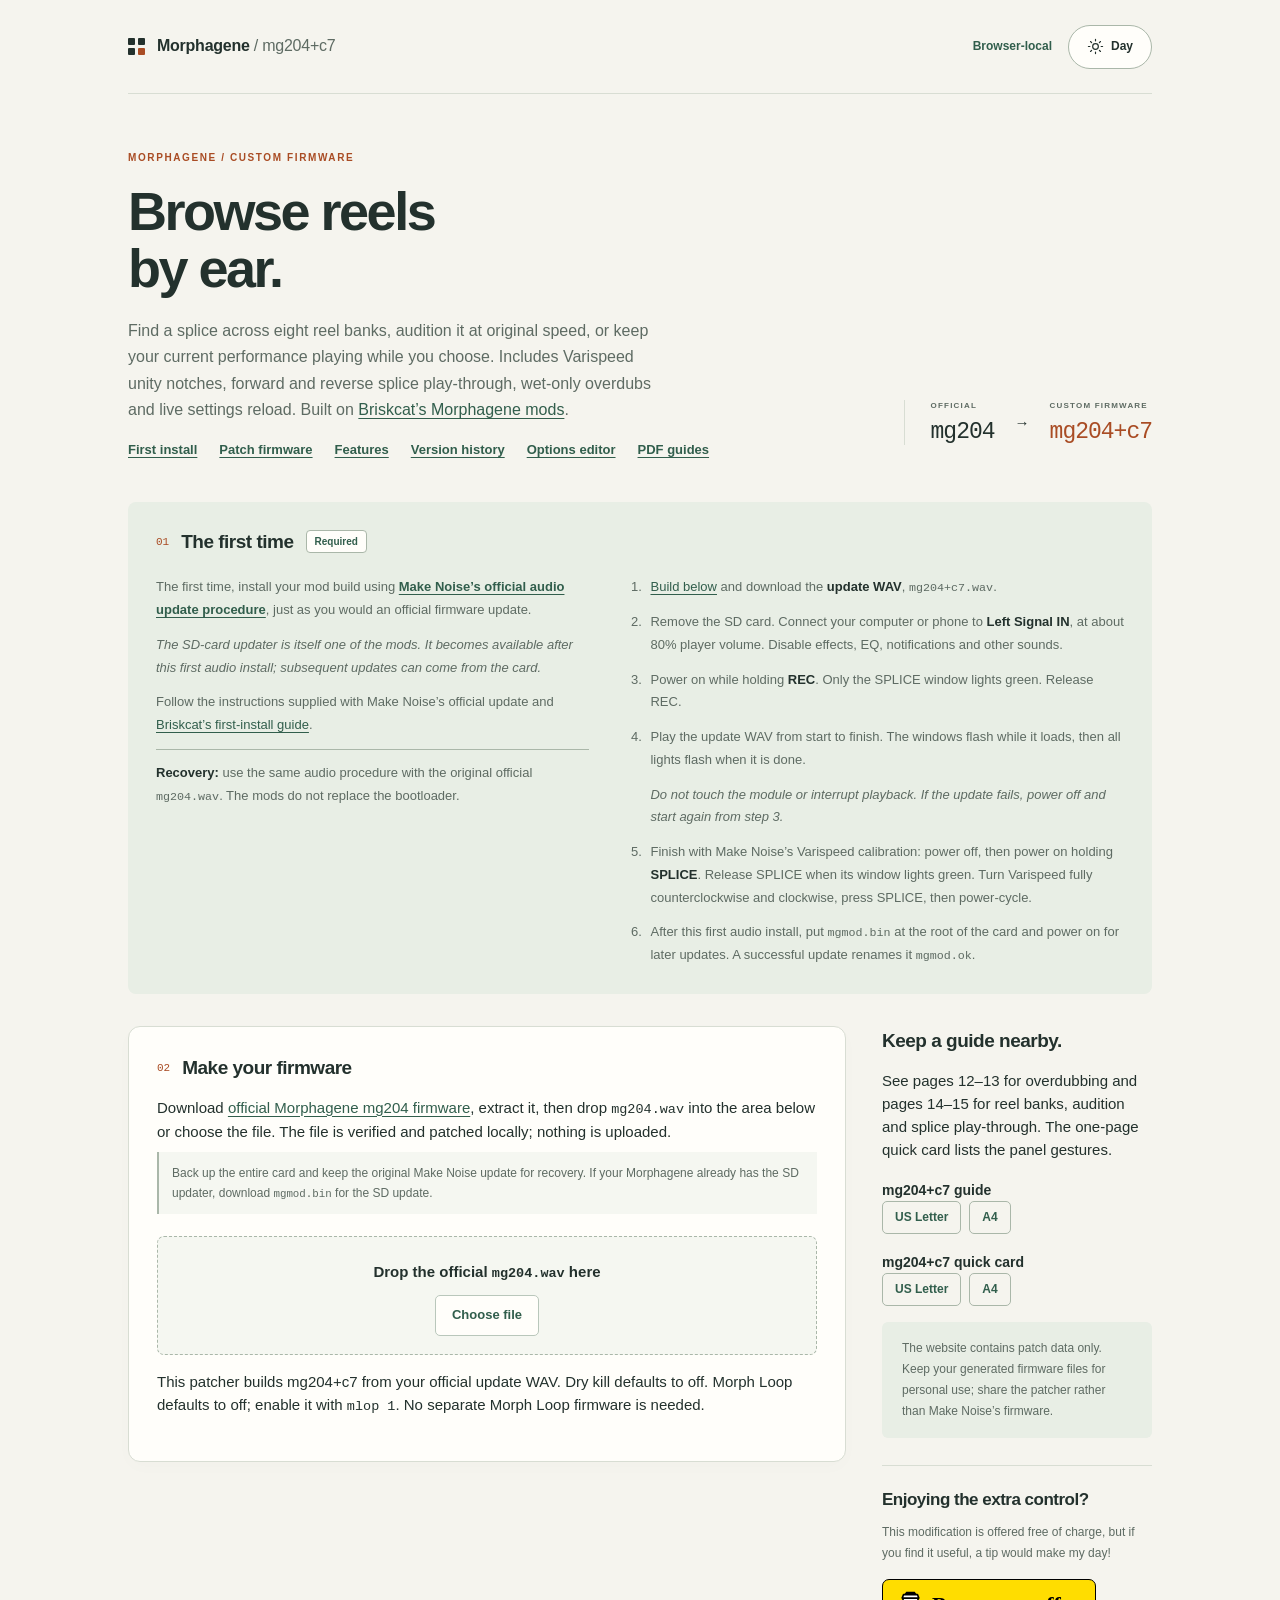
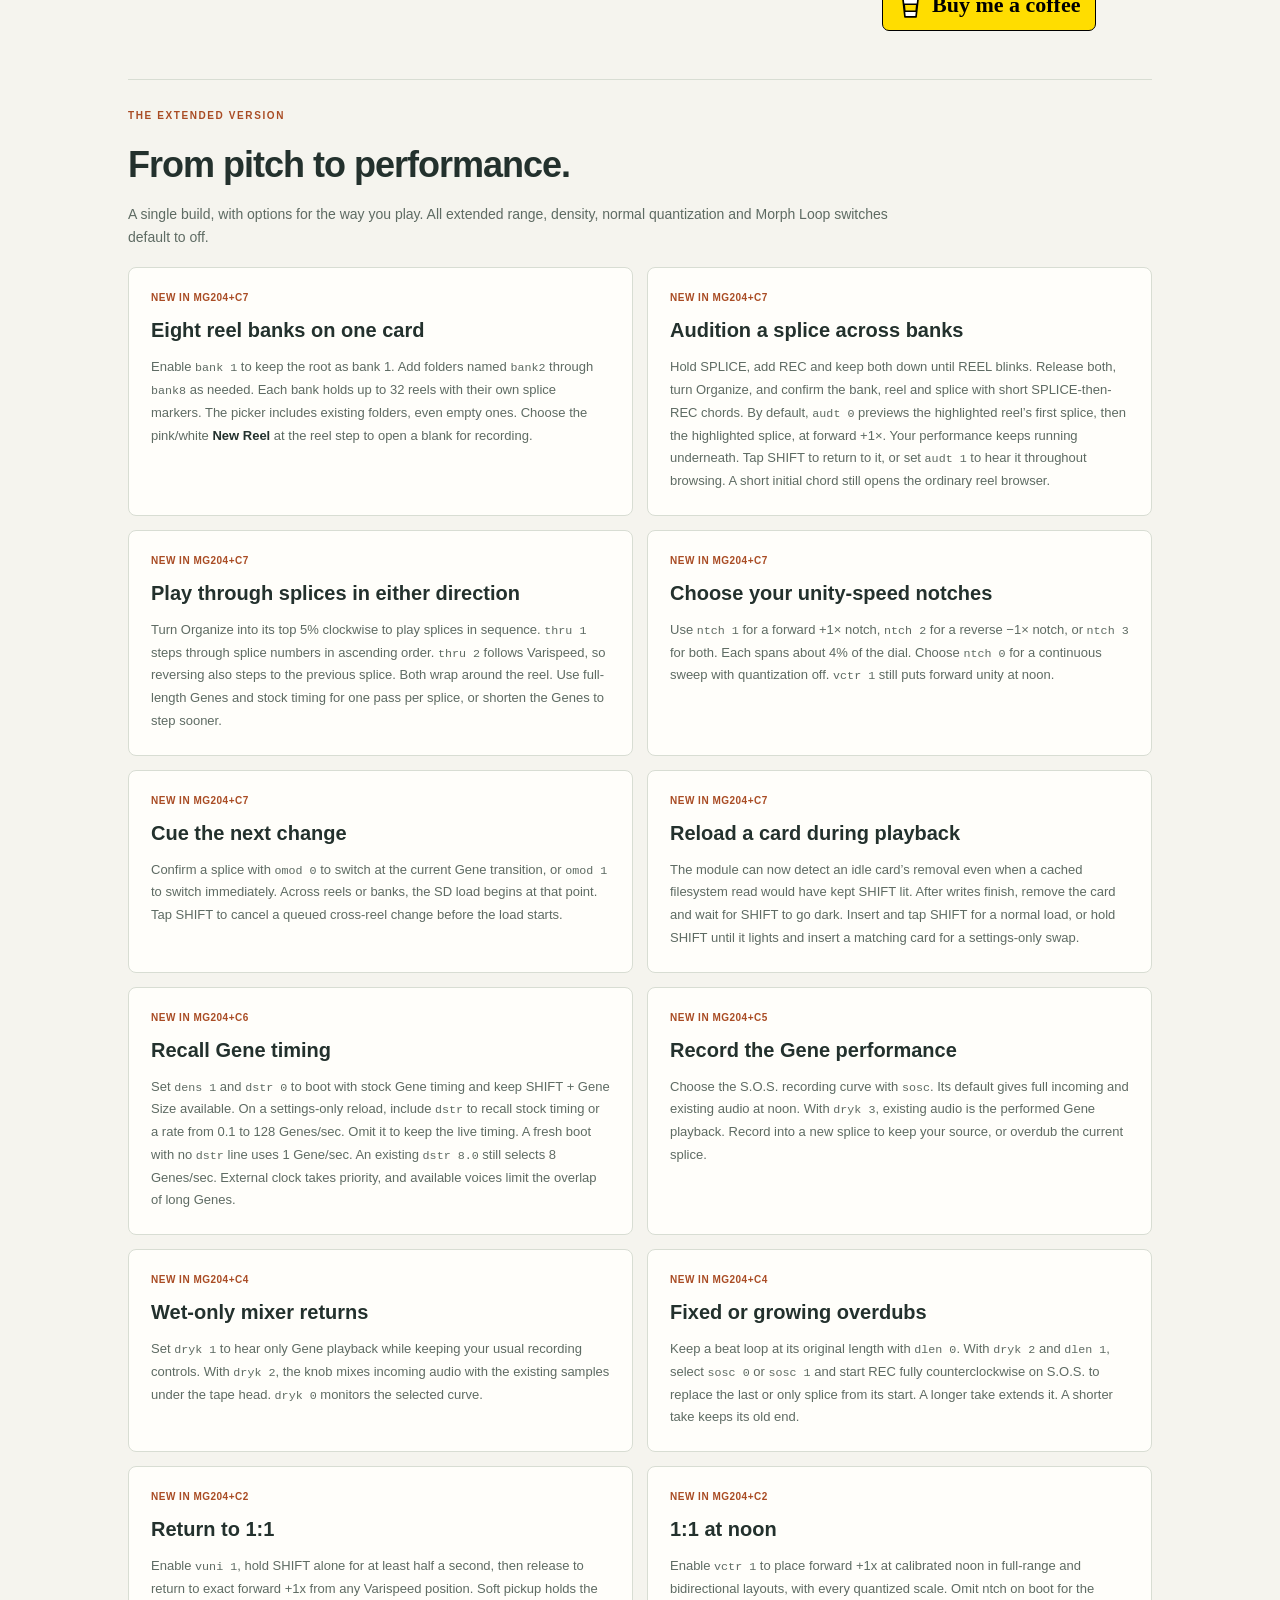
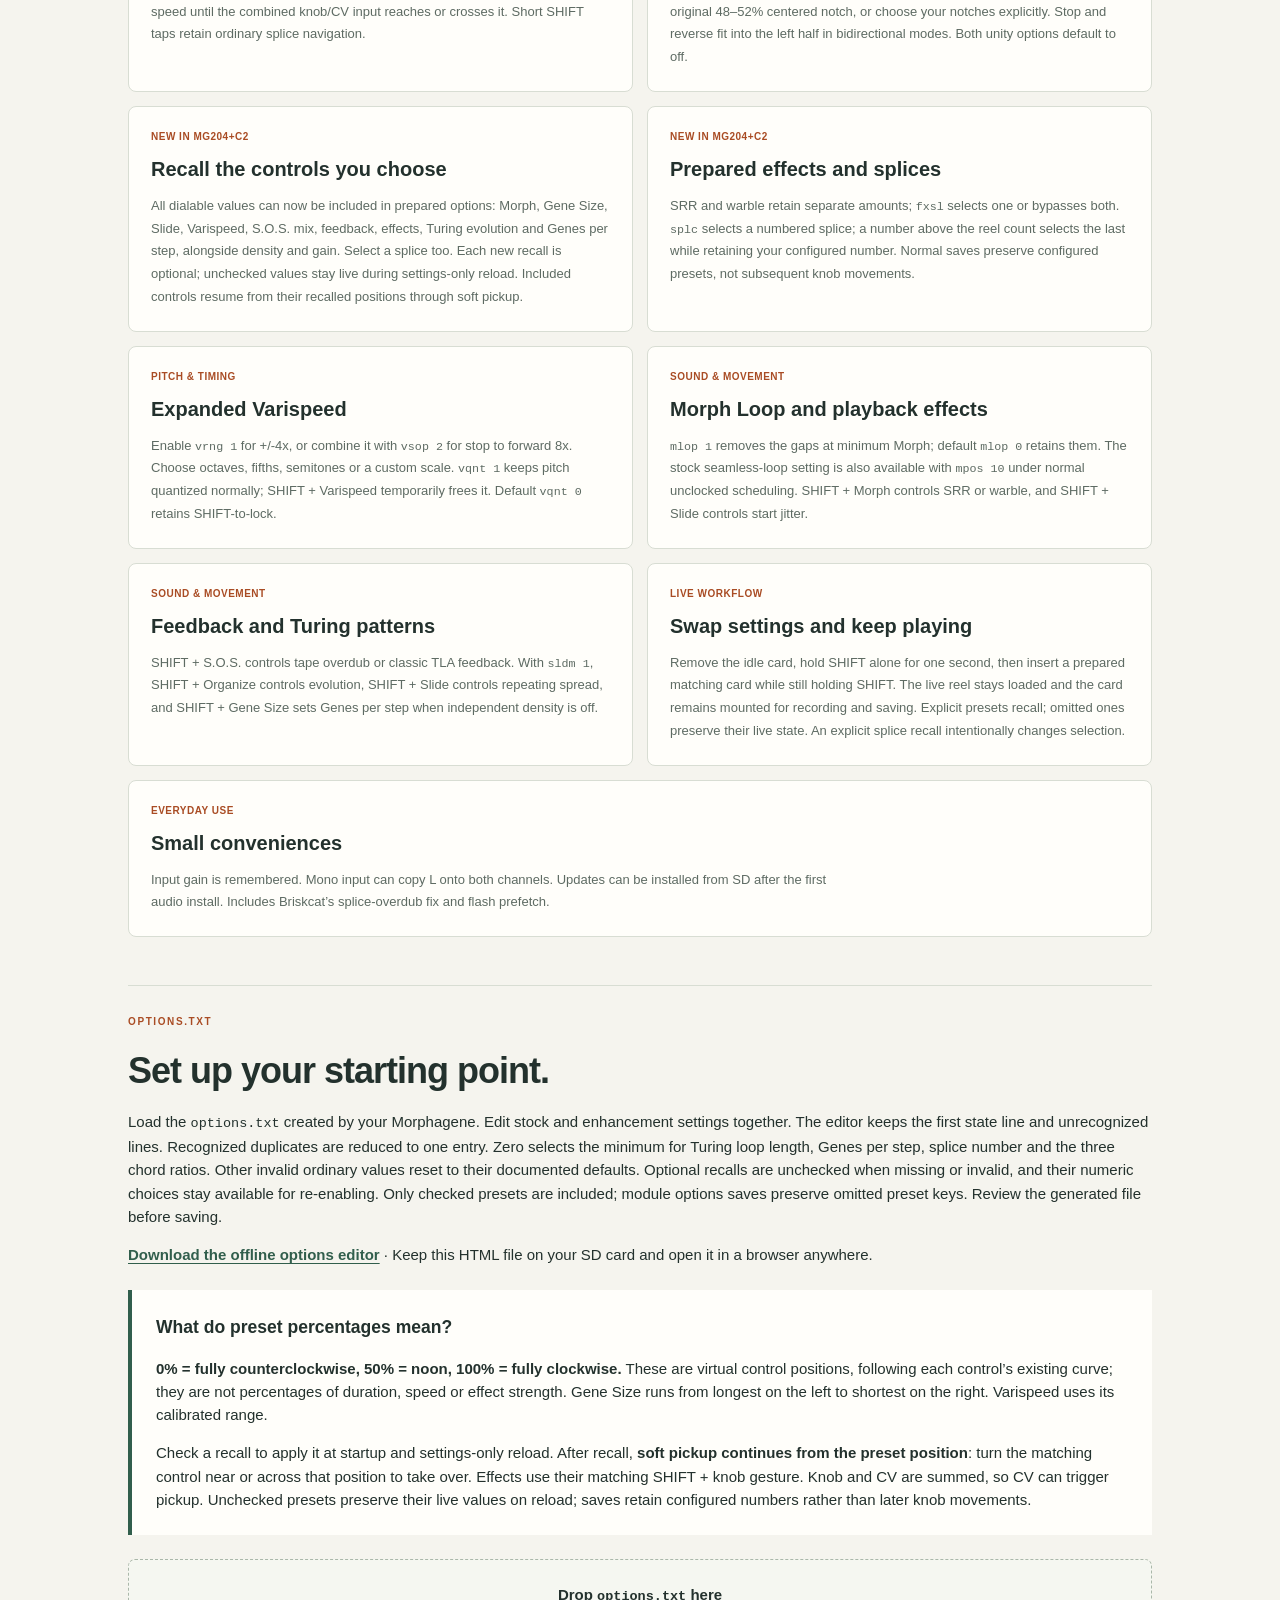
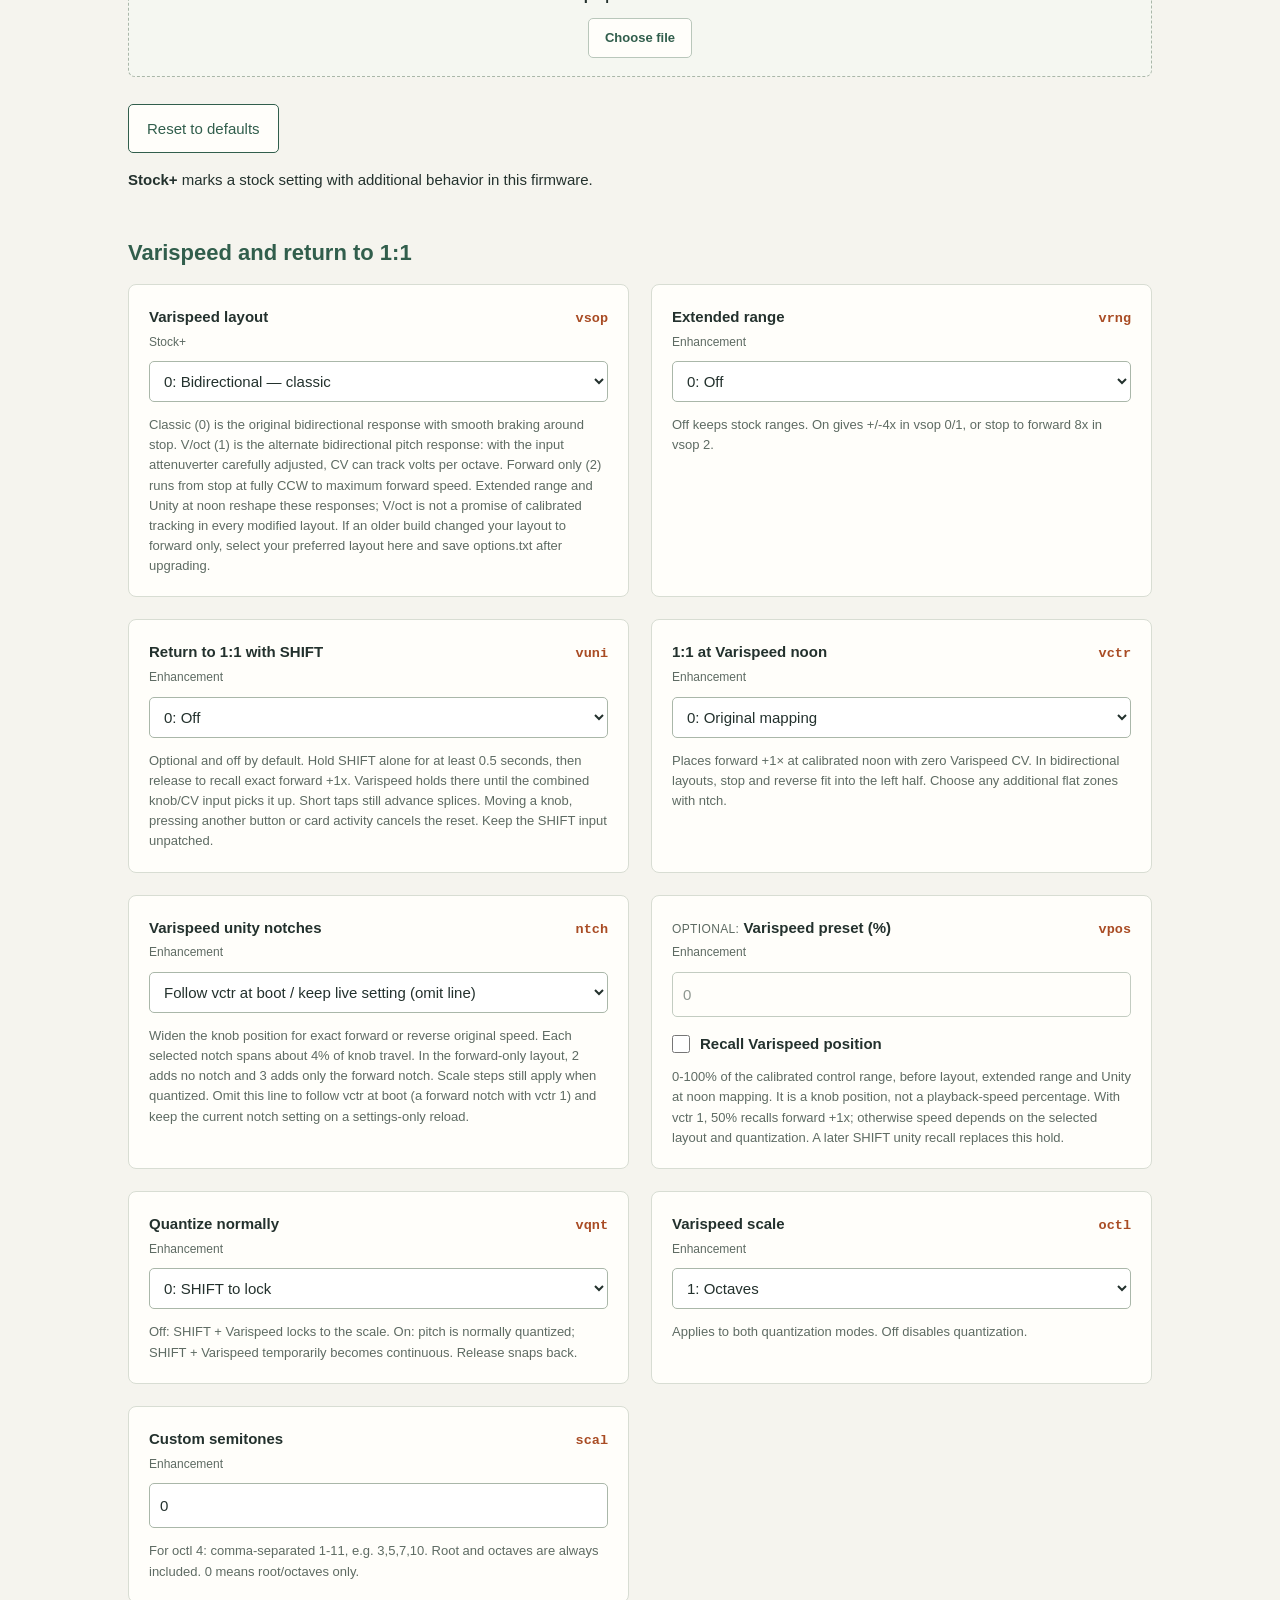
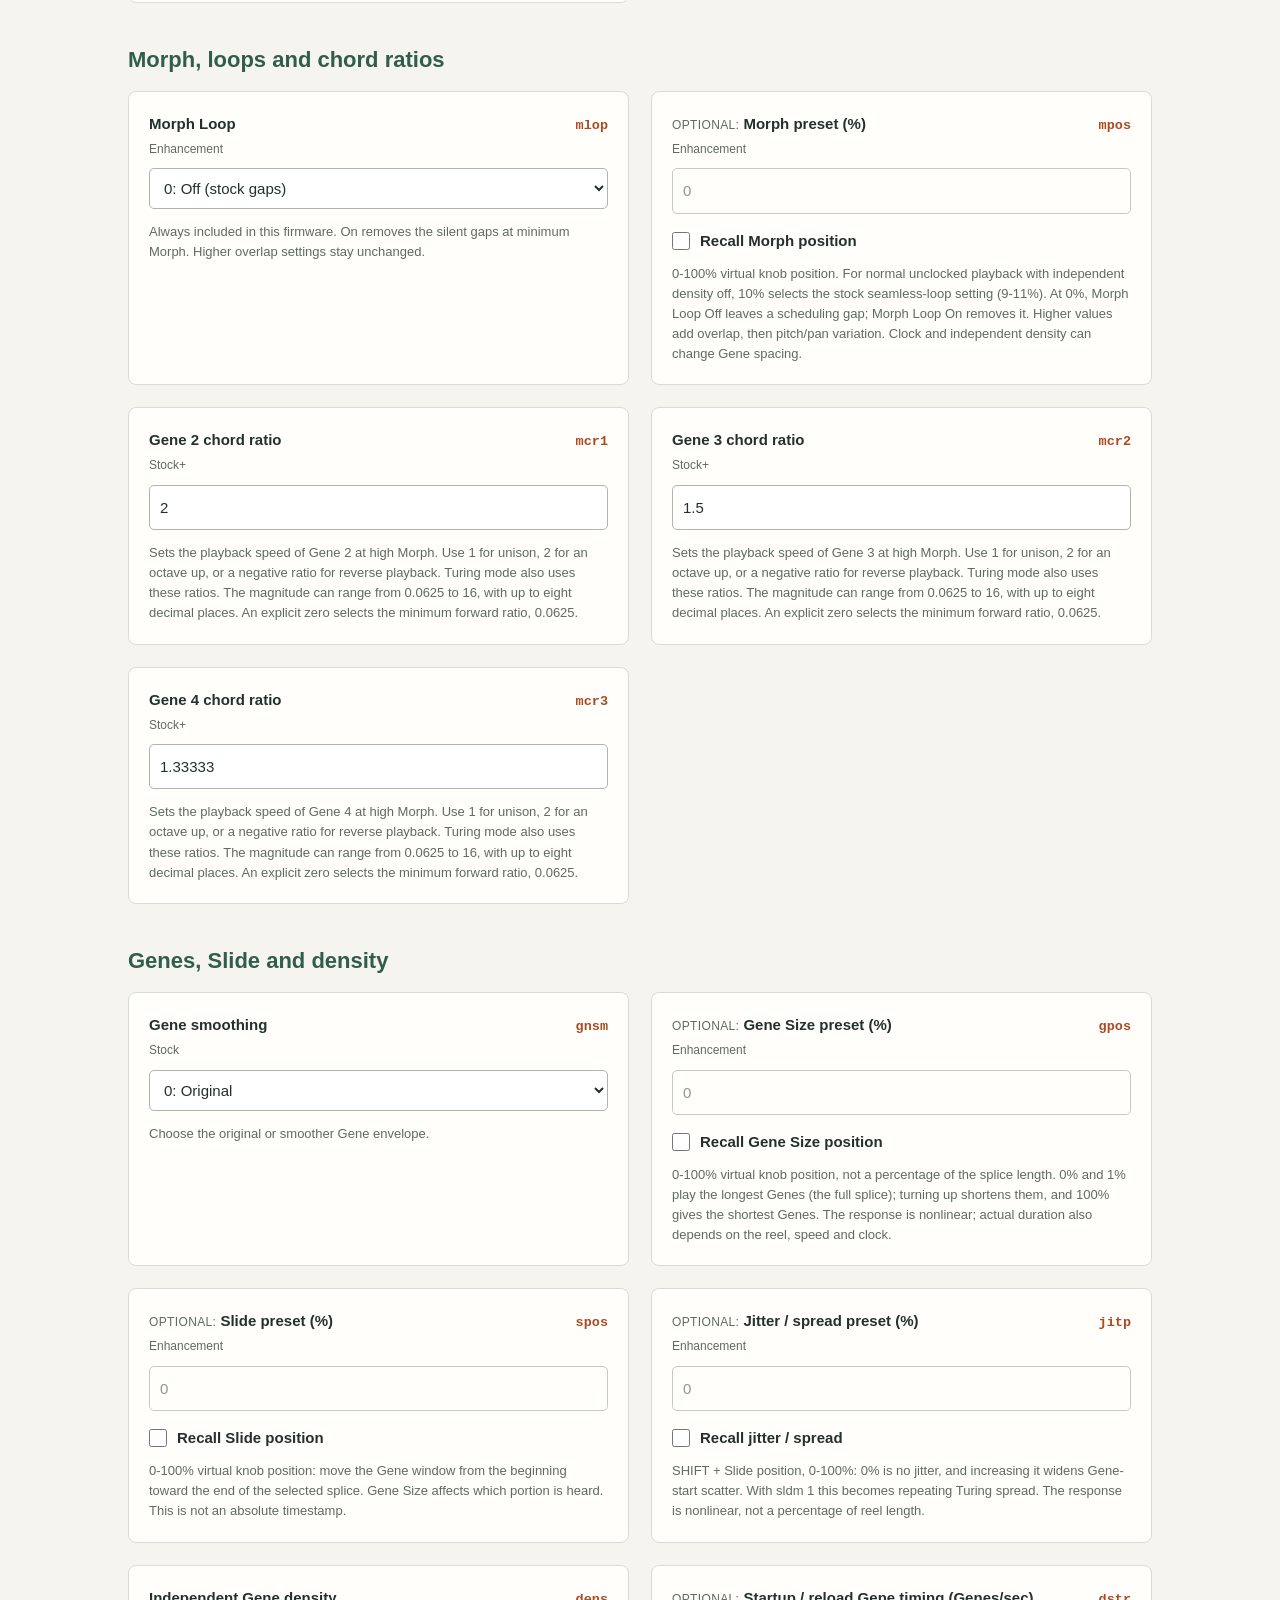
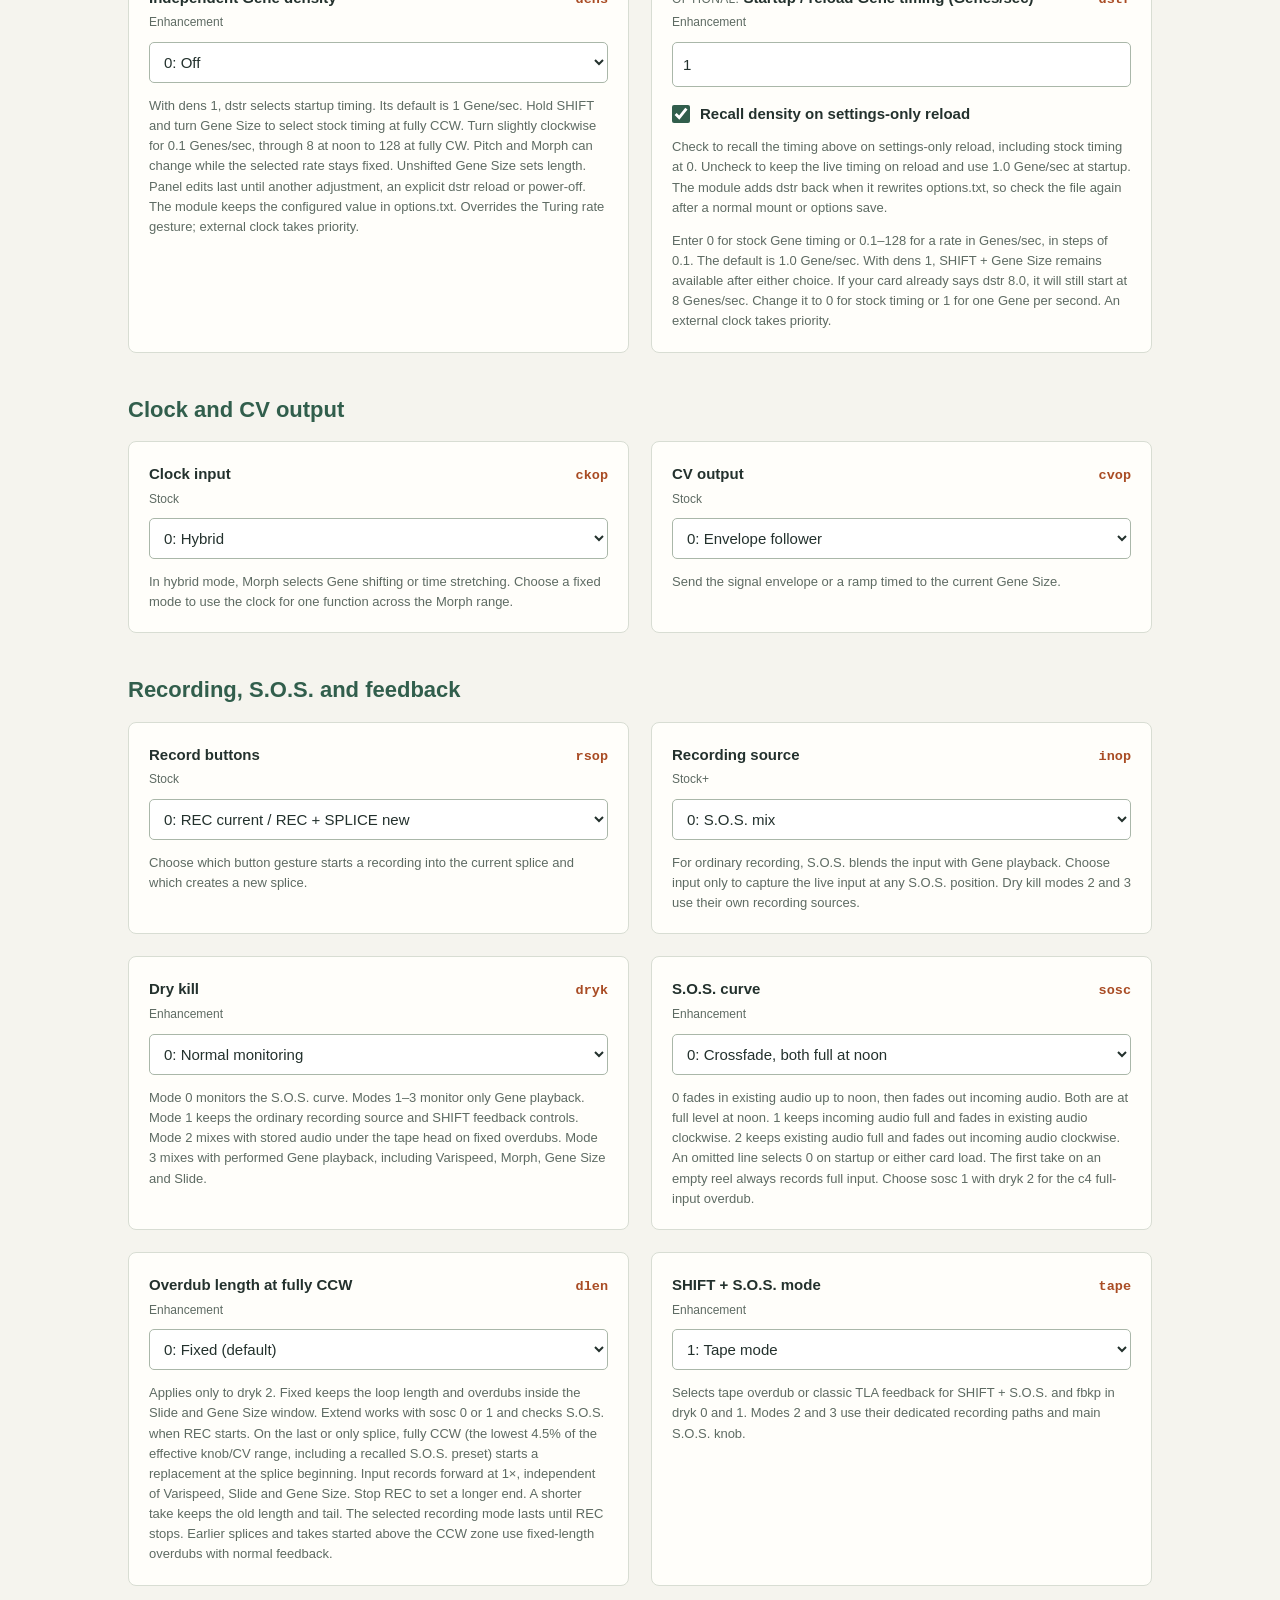
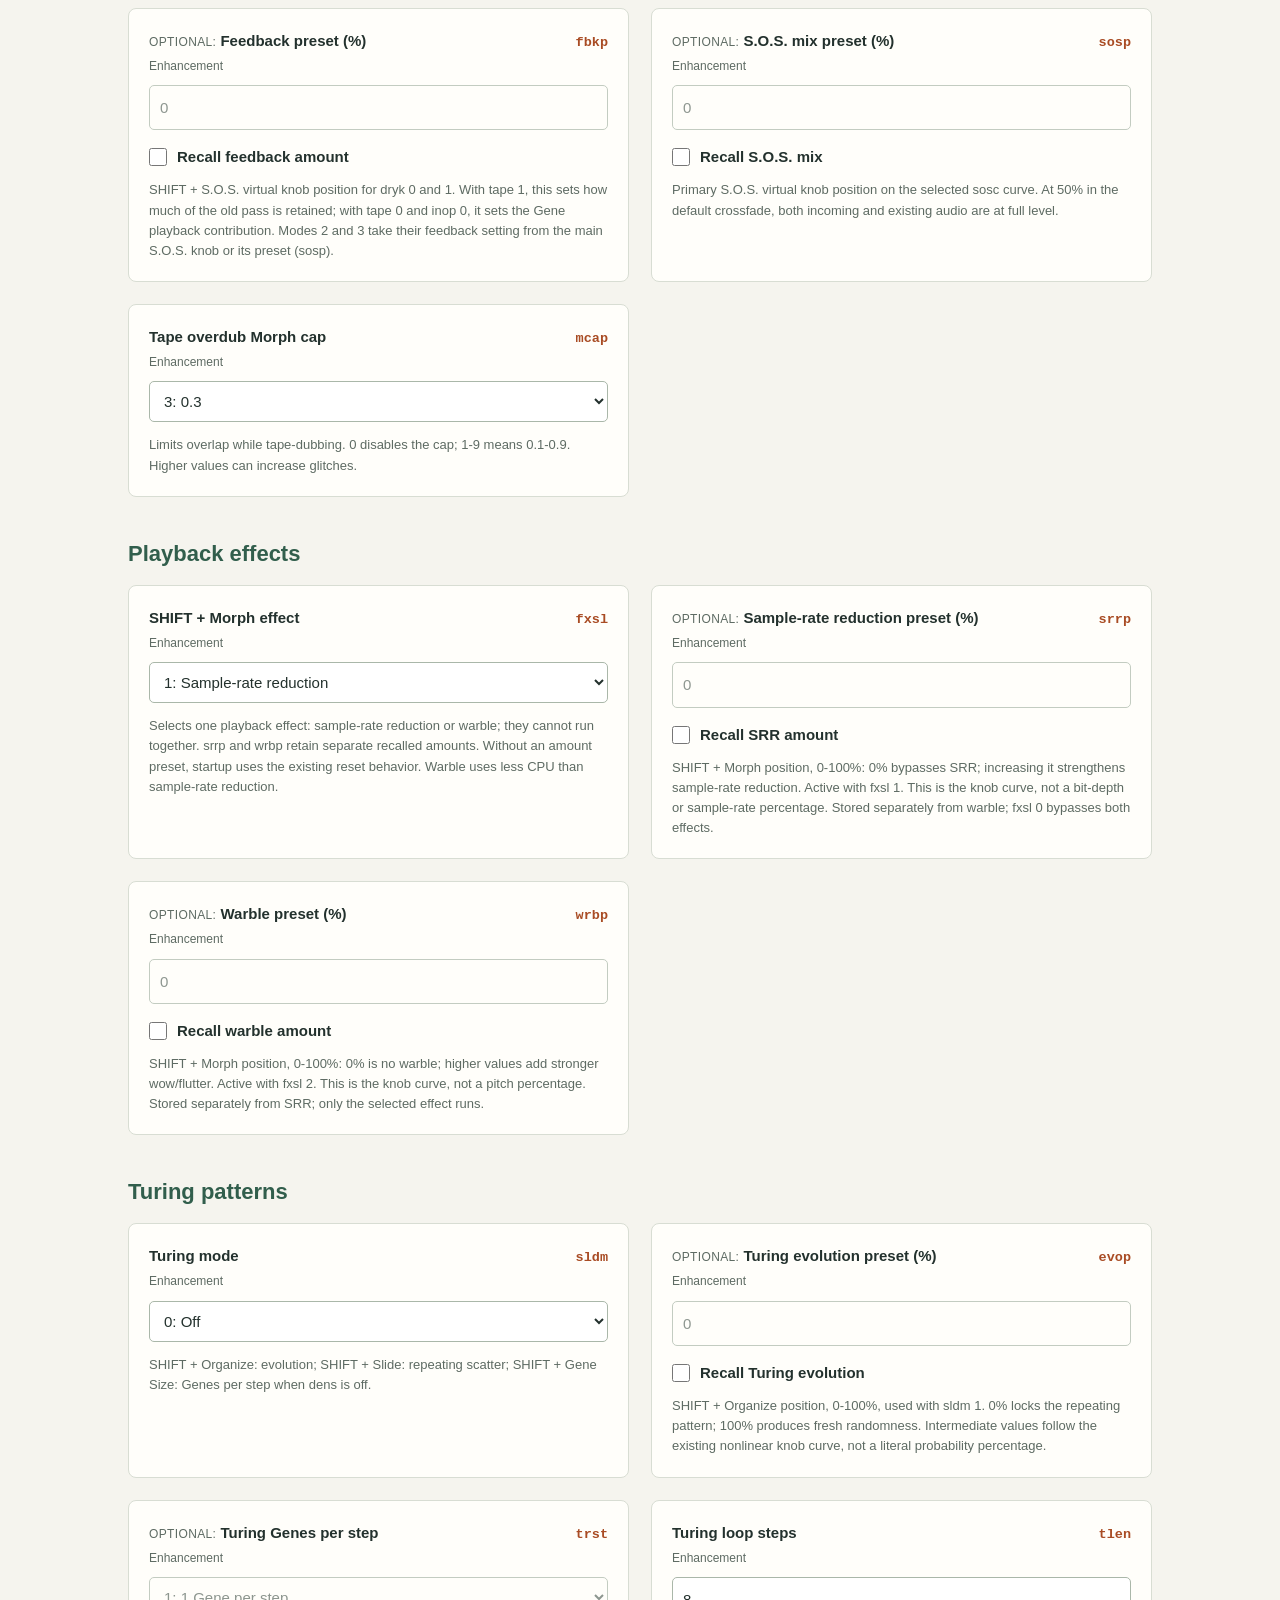
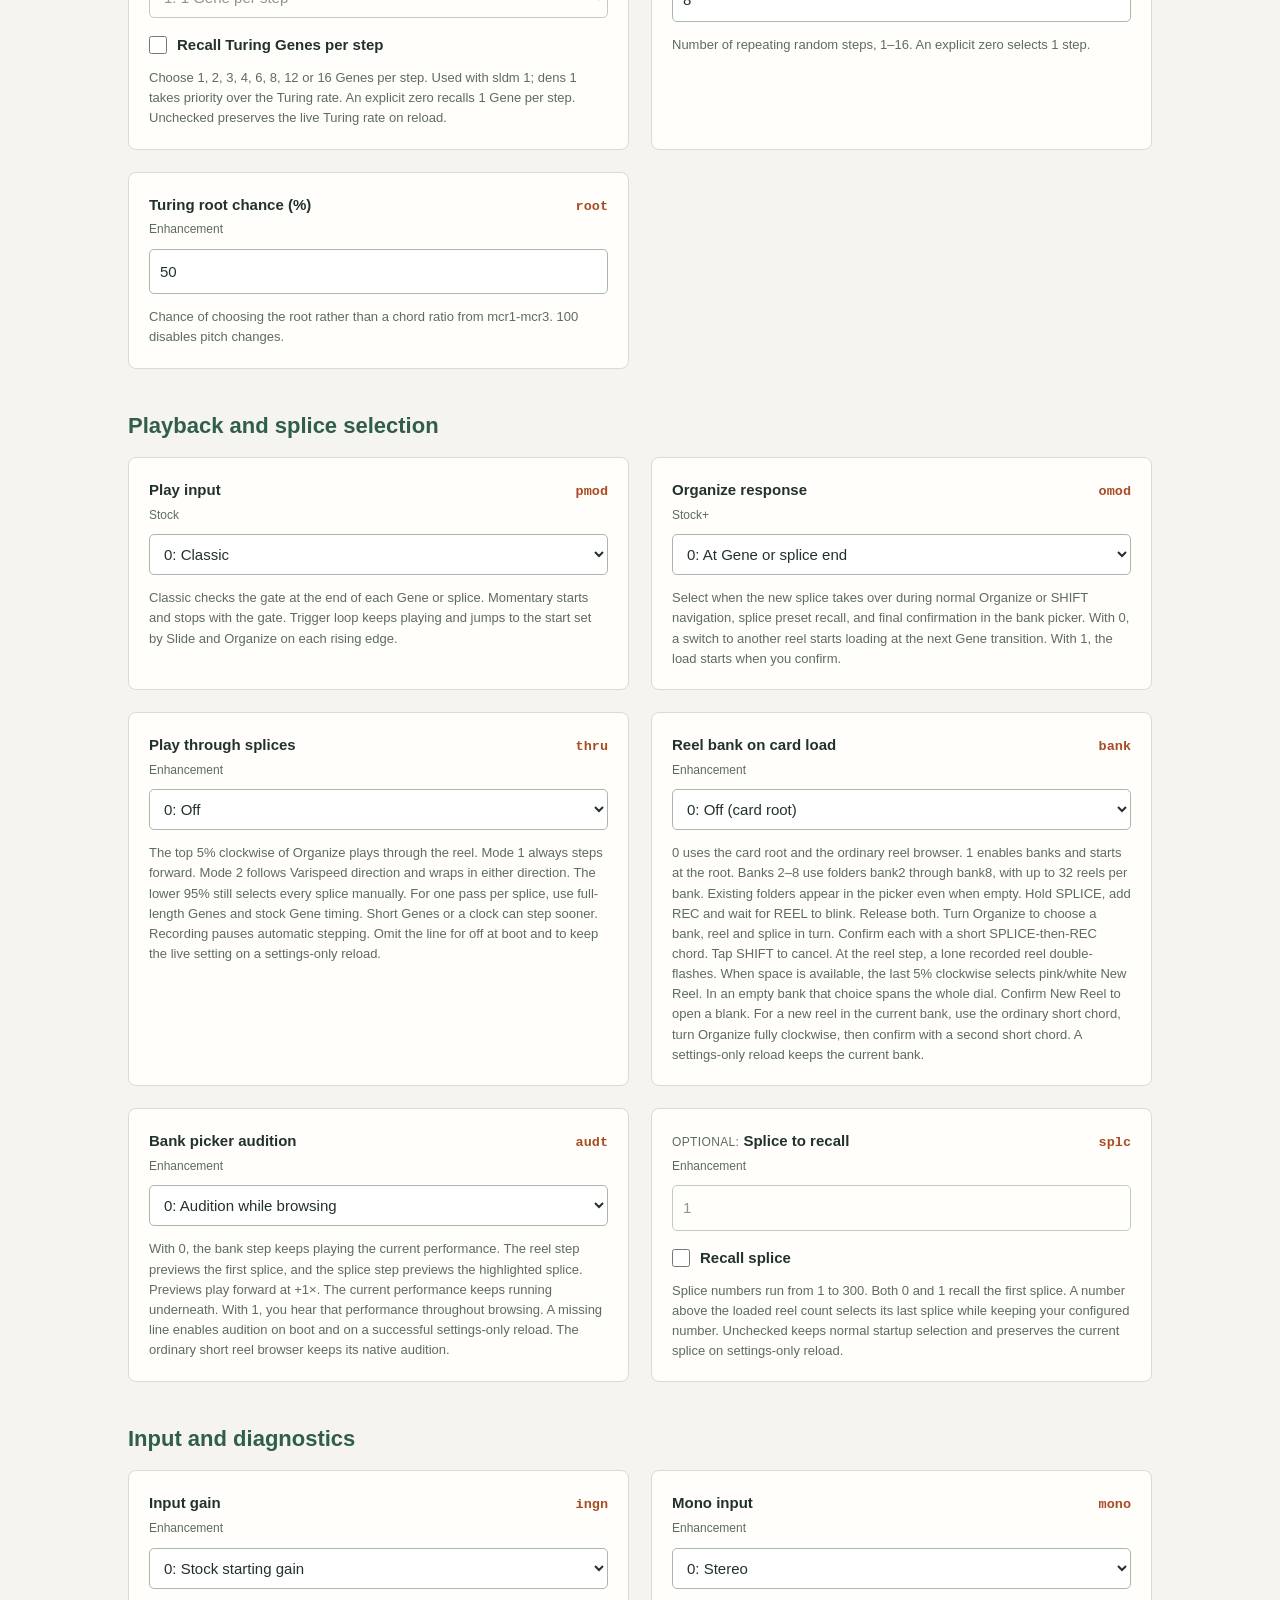
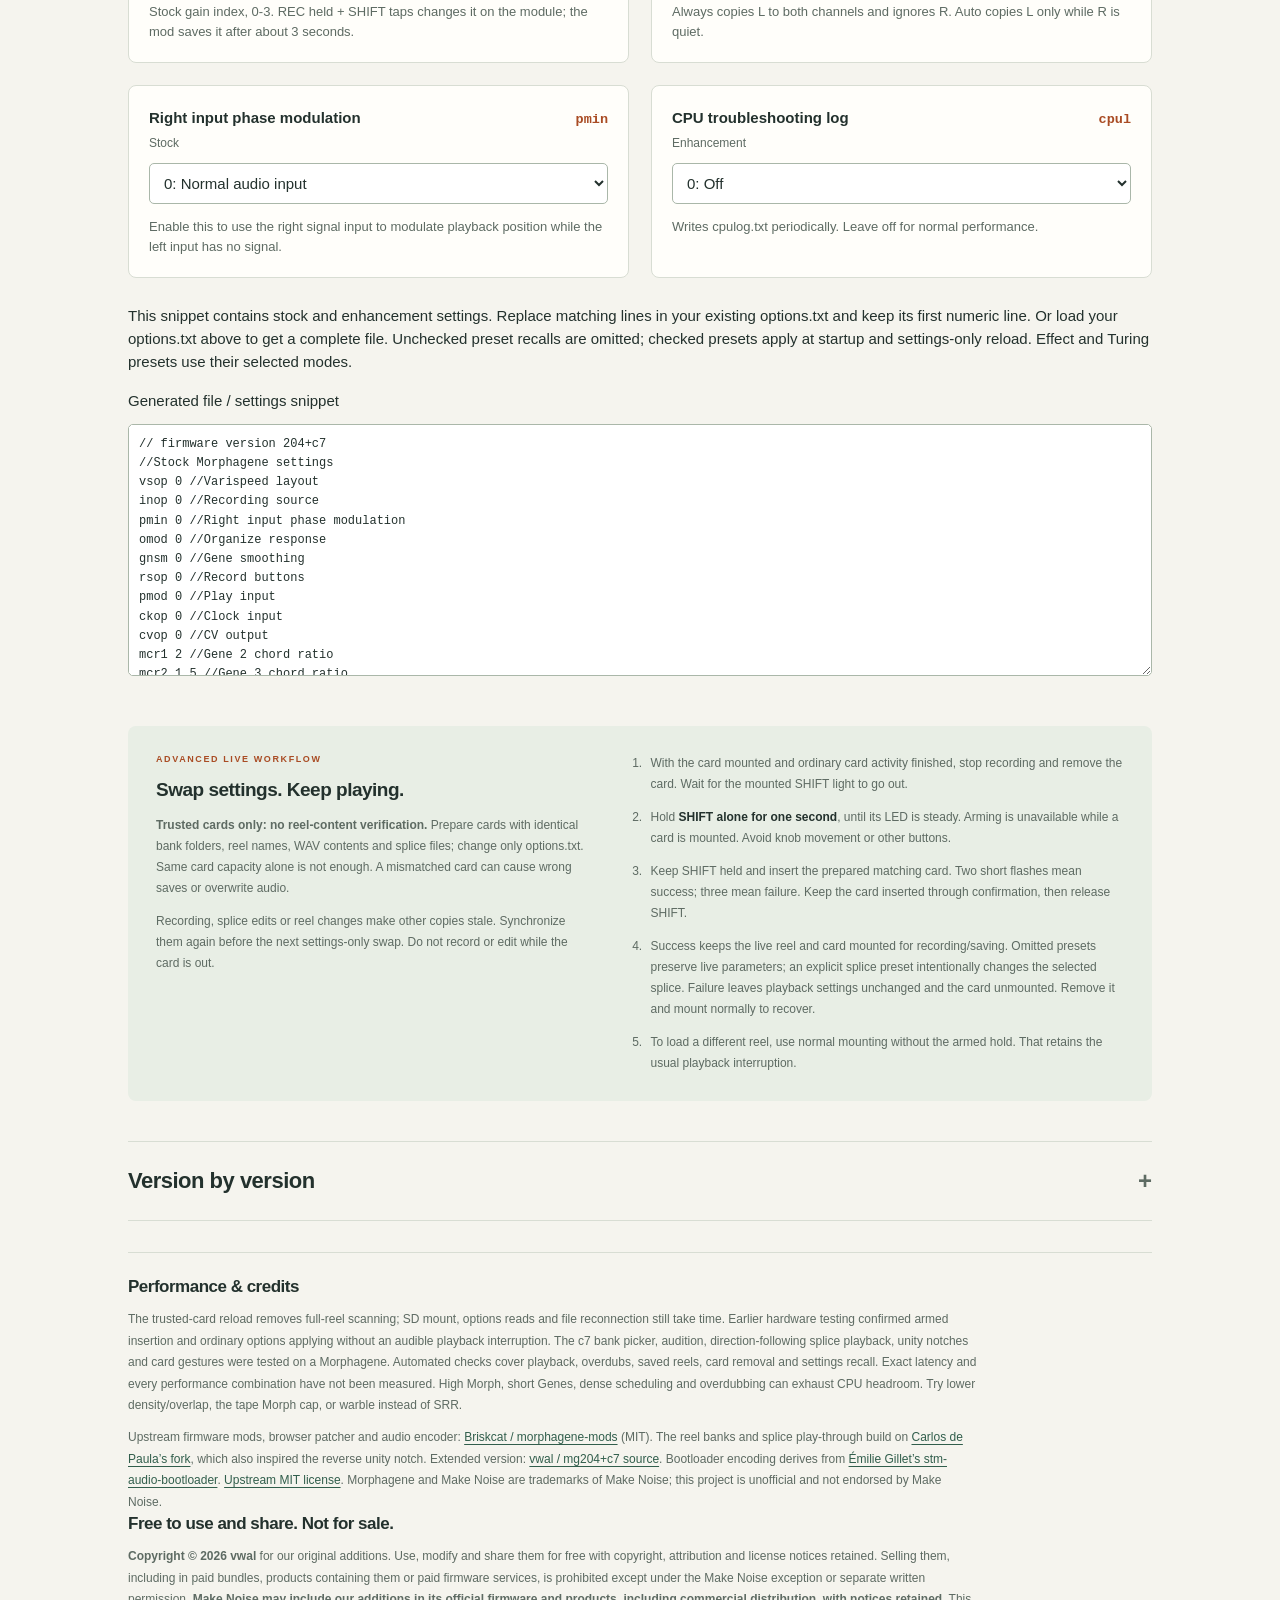
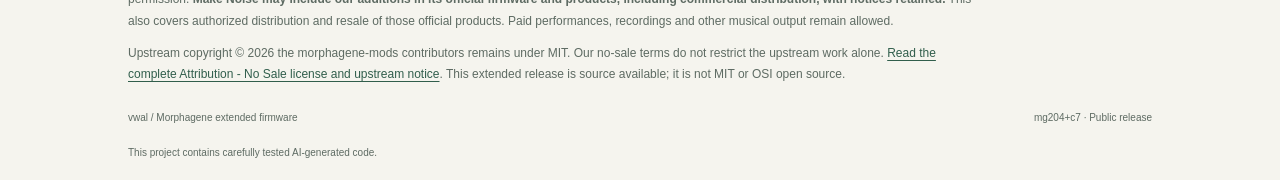
<file: web/index.html>
<!doctype html>
<html lang="en"><head><meta charset="utf-8"><meta name="viewport" content="width=device-width, initial-scale=1">
<meta name="description" content="Morphagene mg204+c7 firmware patcher and offline options editor.">
<meta name="referrer" content="no-referrer"><meta http-equiv="Content-Security-Policy" content="default-src 'none'; script-src 'self'; style-src 'self'; img-src 'self' data:; connect-src 'none'; object-src 'none'; base-uri 'none'; form-action 'none'">
<title>Morphagene mg204+c7 / firmware patcher</title><script src="theme.js"></script><link rel="stylesheet" href="styles.css"><script defer src="remixes.js"></script><script defer src="page.js"></script><script defer src="options.js"></script><script defer src="app.js"></script></head>
<body><a class="skip-link" href="#patcher">Skip to patcher</a><div class="page-shell">
<header class="site-header"><a class="brand" href="./"><span class="brand-mark" aria-hidden="true"><i></i><i></i><i></i><i></i></span><span>Morphagene <span class="brand-subtitle">/ mg204+c7</span></span></a><div class="header-actions"><span class="local-badge">Browser-local</span><button class="theme-toggle" id="theme-toggle" type="button" role="switch" aria-label="Night mode" aria-checked="false" title="Switch to night mode" hidden><svg class="theme-sun" viewBox="0 0 24 24" fill="none" stroke="currentColor" stroke-width="1.7" stroke-linecap="round" aria-hidden="true" focusable="false"><circle cx="12" cy="12" r="4"/><path d="M12 2v2m0 16v2M2 12h2m16 0h2M5 5l1.5 1.5m11 11L19 19M5 19l1.5-1.5m11-11L19 5"/></svg><svg class="theme-moon" viewBox="0 0 24 24" fill="none" stroke="currentColor" stroke-width="1.7" stroke-linecap="round" stroke-linejoin="round" aria-hidden="true" focusable="false"><path d="M20.7 13.2A8.8 8.8 0 0 1 10.8 3.3a8.8 8.8 0 1 0 9.9 9.9Z"/></svg><span id="theme-label">Day</span></button></div></header>
<main><section class="intro"><p class="eyebrow">MORPHAGENE / CUSTOM FIRMWARE</p><h1>Browse reels<br>by ear.</h1><p class="intro-copy">Find a splice across eight reel banks, audition it at original speed, or keep your current performance playing while you choose. Includes Varispeed unity notches, forward and reverse splice play-through, wet-only overdubs and live settings reload. Built on <a href="https://briskcat.github.io/morphagene-mods/">Briskcat’s Morphagene mods</a>.</p><nav class="intro-links" aria-label="On this page"><a href="#installation">First install</a><a href="#patcher">Patch firmware</a><a href="#features">Features</a><a href="#versions">Version history</a><a href="#options">Options editor</a><a href="#guides">PDF guides</a></nav><div class="version-path"><span><small>OFFICIAL</small><strong>mg204</strong></span><span aria-hidden="true">→</span><span><small>CUSTOM FIRMWARE</small><strong>mg204+c7</strong></span></div></section>
<section class="installation-note first-install" id="installation" aria-labelledby="first-install-title">
<div class="card-heading first-install-heading"><span class="section-number">01</span><h2 id="first-install-title">The first time</h2><span class="install-required">Required</span></div>
<div class="first-install-copy"><p>The first time, install your mod build using <strong><a href="https://www.makenoisemusic.com/modules/morphagene/">Make Noise’s official audio update procedure</a></strong>, just as you would an official firmware update.</p><p><em>The SD-card updater is itself one of the mods. It becomes available after this first audio install; subsequent updates can come from the card.</em></p><p>Follow the instructions supplied with Make Noise’s official update and <a href="https://briskcat.github.io/morphagene-mods/#first-time">Briskcat’s first-install guide</a>.</p><p class="filename-note"><strong>Recovery:</strong> use the same audio procedure with the original official <code>mg204.wav</code>. The mods do not replace the bootloader.</p></div>
<ol class="install-steps">
<li><a href="#patcher">Build below</a> and download the <strong>update WAV</strong>, <code>mg204+c7.wav</code>.</li>
<li>Remove the SD card. Connect your computer or phone to <strong>Left Signal IN</strong>, at about 80% player volume. Disable effects, EQ, notifications and other sounds.</li>
<li>Power on while holding <strong>REC</strong>. Only the SPLICE window lights green. Release REC.</li>
<li>Play the update WAV from start to finish. The windows flash while it loads, then all lights flash when it is done.<p class="install-aside"><em>Do not touch the module or interrupt playback. If the update fails, power off and start again from step 3.</em></p></li>
<li>Finish with Make Noise’s Varispeed calibration: power off, then power on holding <strong>SPLICE</strong>. Release SPLICE when its window lights green. Turn Varispeed fully counterclockwise and clockwise, press SPLICE, then power-cycle.</li>
<li>After this first audio install, put <code>mgmod.bin</code> at the root of the card and power on for later updates. A successful update renames it <code>mgmod.ok</code>.</li>
</ol></section>
<div class="workspace"><section class="patch-card" id="patcher"><div class="card-heading"><span class="section-number">02</span><h2>Make your firmware</h2></div><p>Download <a href="https://www.makenoisemusic.com/modules/morphagene/">official Morphagene mg204 firmware</a>, extract it, then drop <code>mg204.wav</code> into the area below or choose the file. The file is verified and patched locally; nothing is uploaded.</p><p class="backup-reminder">Back up the entire card and keep the original Make Noise update for recovery. If your Morphagene already has the SD updater, download <code>mgmod.bin</code> for the SD update.</p><label id="firmware-drop" class="file-zone file-drop" for="firmware">
  <strong>Drop the official <code>mg204.wav</code> here</strong>
  <span class="choose-button">Choose file</span>
  <input id="firmware" class="visually-hidden" type="file" accept=".wav,audio/wav">
</label><p id="firmware-status" role="status" aria-live="polite"></p><select id="remix" aria-label="Firmware build" hidden></select><p id="remix-description" hidden></p><ul id="remix-modules" hidden></ul><div id="build-buttons" hidden><button id="build-wav" class="primary-button">Download update WAV</button><button id="build-card" class="secondary-button">Download mgmod.bin</button></div><p id="build-status" role="status" aria-live="polite"></p><p class="small-copy">This patcher builds mg204+c7 from your official update WAV. Dry kill defaults to off. Morph Loop defaults to off; enable it with <code>mlop 1</code>. No separate Morph Loop firmware is needed.</p><noscript><p>Enable JavaScript to patch firmware and edit options. The guides remain available below.</p></noscript></section>
<aside class="sidebar" id="guides"><h2>Keep a guide nearby.</h2><p>See pages 12–13 for overdubbing and pages 14–15 for reel banks, audition and splice play-through. The one-page quick card lists the panel gestures.</p><div class="paper-choices"><h3>mg204+c7 guide</h3><div><a href="morphagene-manual-letter.pdf">US Letter</a><a href="morphagene-manual-a4.pdf">A4</a></div></div><div class="paper-choices"><h3>mg204+c7 quick card</h3><div><a href="morphagene-quick-card-letter.pdf">US Letter</a><a href="morphagene-quick-card-a4.pdf">A4</a></div></div><p class="playback-note">The website contains patch data only. Keep your generated firmware files for personal use; share the patcher rather than Make Noise’s firmware.</p>
<section class="support-note" aria-labelledby="support-title">
            <h2 id="support-title">Enjoying the extra control?</h2>
            <p>This modification is offered free of charge, but if you find it useful, a tip would make my day!</p>
            <a class="coffee-button" href="https://www.buymeacoffee.com/vwal" target="_blank" rel="noopener noreferrer" aria-label="Buy me a coffee — support vwal (opens in a new tab)">
              <svg class="coffee-cup" viewBox="0 0 36 44" aria-hidden="true" focusable="false">
                <path d="M7 12h22l-3 27H10z" fill="#ffffff" stroke="#000000" stroke-width="2.4" stroke-linejoin="round"/>
                <path d="M8 7h20l2 5H6z" fill="#ffffff" stroke="#000000" stroke-width="2.4" stroke-linejoin="round"/>
                <path d="M12 3h12l3 4H9z" fill="#000000"/>
                <path d="M9 21h18l-1 10H10z" fill="#FFDD00" stroke="#000000" stroke-width="2" stroke-linejoin="round"/>
              </svg>
              <span>Buy me a coffee</span>
            </a>
          </section>
</aside></div>
<section class="feature-catalog" id="features"><p class="eyebrow">THE EXTENDED VERSION</p><h2>From pitch to performance.</h2><p class="catalog-intro">A single build, with options for the way you play. All extended range, density, normal quantization and Morph Loop switches default to off.</p><div class="feature-grid"><article><p class="control-path">New in mg204+c7</p><h3>Eight reel banks on one card</h3><p>Enable <code>bank 1</code> to keep the root as bank 1. Add folders named <code>bank2</code> through <code>bank8</code> as needed. Each bank holds up to 32 reels with their own splice markers. The picker includes existing folders, even empty ones. Choose the pink/white <strong>New Reel</strong> at the reel step to open a blank for recording.</p></article><article><p class="control-path">New in mg204+c7</p><h3>Audition a splice across banks</h3><p>Hold SPLICE, add REC and keep both down until REEL blinks. Release both, turn Organize, and confirm the bank, reel and splice with short SPLICE-then-REC chords. By default, <code>audt 0</code> previews the highlighted reel’s first splice, then the highlighted splice, at forward +1×. Your performance keeps running underneath. Tap SHIFT to return to it, or set <code>audt 1</code> to hear it throughout browsing. A short initial chord still opens the ordinary reel browser.</p></article><article><p class="control-path">New in mg204+c7</p><h3>Play through splices in either direction</h3><p>Turn Organize into its top 5% clockwise to play splices in sequence. <code>thru 1</code> steps through splice numbers in ascending order. <code>thru 2</code> follows Varispeed, so reversing also steps to the previous splice. Both wrap around the reel. Use full-length Genes and stock timing for one pass per splice, or shorten the Genes to step sooner.</p></article><article><p class="control-path">New in mg204+c7</p><h3>Choose your unity-speed notches</h3><p>Use <code>ntch 1</code> for a forward +1× notch, <code>ntch 2</code> for a reverse −1× notch, or <code>ntch 3</code> for both. Each spans about 4% of the dial. Choose <code>ntch 0</code> for a continuous sweep with quantization off. <code>vctr 1</code> still puts forward unity at noon.</p></article><article><p class="control-path">New in mg204+c7</p><h3>Cue the next change</h3><p>Confirm a splice with <code>omod 0</code> to switch at the current Gene transition, or <code>omod 1</code> to switch immediately. Across reels or banks, the SD load begins at that point. Tap SHIFT to cancel a queued cross-reel change before the load starts.</p></article><article><p class="control-path">New in mg204+c7</p><h3>Reload a card during playback</h3><p>The module can now detect an idle card’s removal even when a cached filesystem read would have kept SHIFT lit. After writes finish, remove the card and wait for SHIFT to go dark. Insert and tap SHIFT for a normal load, or hold SHIFT until it lights and insert a matching card for a settings-only swap.</p></article><article><p class="control-path">New in mg204+c6</p><h3>Recall Gene timing</h3><p>Set <code>dens 1</code> and <code>dstr 0</code> to boot with stock Gene timing and keep SHIFT + Gene Size available. On a settings-only reload, include <code>dstr</code> to recall stock timing or a rate from 0.1 to 128 Genes/sec. Omit it to keep the live timing. A fresh boot with no <code>dstr</code> line uses 1 Gene/sec. An existing <code>dstr 8.0</code> still selects 8 Genes/sec. External clock takes priority, and available voices limit the overlap of long Genes.</p></article><article><p class="control-path">New in mg204+c5</p><h3>Record the Gene performance</h3><p>Choose the S.O.S. recording curve with <code>sosc</code>. Its default gives full incoming and existing audio at noon. With <code>dryk 3</code>, existing audio is the performed Gene playback. Record into a new splice to keep your source, or overdub the current splice.</p></article><article><p class="control-path">New in mg204+c4</p><h3>Wet-only mixer returns</h3><p>Set <code>dryk 1</code> to hear only Gene playback while keeping your usual recording controls. With <code>dryk 2</code>, the knob mixes incoming audio with the existing samples under the tape head. <code>dryk 0</code> monitors the selected curve.</p></article><article><p class="control-path">New in mg204+c4</p><h3>Fixed or growing overdubs</h3><p>Keep a beat loop at its original length with <code>dlen 0</code>. With <code>dryk 2</code> and <code>dlen 1</code>, select <code>sosc 0</code> or <code>sosc 1</code> and start REC fully counterclockwise on S.O.S. to replace the last or only splice from its start. A longer take extends it. A shorter take keeps its old end.</p></article><article><p class="control-path">New in mg204+c2</p><h3>Return to 1:1</h3><p>Enable <code>vuni 1</code>, hold SHIFT alone for at least half a second, then release to return to exact forward +1x from any Varispeed position. Soft pickup holds the speed until the combined knob/CV input reaches or crosses it. Short SHIFT taps retain ordinary splice navigation.</p></article><article><p class="control-path">New in mg204+c2</p><h3>1:1 at noon</h3><p>Enable <code>vctr 1</code> to place forward +1x at calibrated noon in full-range and bidirectional layouts, with every quantized scale. Omit ntch on boot for the original 48–52% centered notch, or choose your notches explicitly. Stop and reverse fit into the left half in bidirectional modes. Both unity options default to off.</p></article><article><p class="control-path">New in mg204+c2</p><h3>Recall the controls you choose</h3><p>All dialable values can now be included in prepared options: Morph, Gene Size, Slide, Varispeed, S.O.S. mix, feedback, effects, Turing evolution and Genes per step, alongside density and gain. Select a splice too. Each new recall is optional; unchecked values stay live during settings-only reload. Included controls resume from their recalled positions through soft pickup.</p></article><article><p class="control-path">New in mg204+c2</p><h3>Prepared effects and splices</h3><p>SRR and warble retain separate amounts; <code>fxsl</code> selects one or bypasses both. <code>splc</code> selects a numbered splice; a number above the reel count selects the last while retaining your configured number. Normal saves preserve configured presets, not subsequent knob movements.</p></article><article><p class="control-path">Pitch & timing</p><h3>Expanded Varispeed</h3><p>Enable <code>vrng 1</code> for +/-4x, or combine it with <code>vsop 2</code> for stop to forward 8x. Choose octaves, fifths, semitones or a custom scale. <code>vqnt 1</code> keeps pitch quantized normally; SHIFT + Varispeed temporarily frees it. Default <code>vqnt 0</code> retains SHIFT-to-lock.</p></article><article><p class="control-path">Sound & movement</p><h3>Morph Loop and playback effects</h3><p><code>mlop 1</code> removes the gaps at minimum Morph; default <code>mlop 0</code> retains them. The stock seamless-loop setting is also available with <code>mpos 10</code> under normal unclocked scheduling. SHIFT + Morph controls SRR or warble, and SHIFT + Slide controls start jitter.</p></article><article><p class="control-path">Sound & movement</p><h3>Feedback and Turing patterns</h3><p>SHIFT + S.O.S. controls tape overdub or classic TLA feedback. With <code>sldm 1</code>, SHIFT + Organize controls evolution, SHIFT + Slide controls repeating spread, and SHIFT + Gene Size sets Genes per step when independent density is off.</p></article><article><p class="control-path">Live workflow</p><h3>Swap settings and keep playing</h3><p>Remove the idle card, hold SHIFT alone for one second, then insert a prepared matching card while still holding SHIFT. The live reel stays loaded and the card remains mounted for recording and saving. Explicit presets recall; omitted ones preserve their live state. An explicit splice recall intentionally changes selection.</p></article><article><p class="control-path">Everyday use</p><h3>Small conveniences</h3><p>Input gain is remembered. Mono input can copy L onto both channels. Updates can be installed from SD after the first audio install. Includes Briskcat’s splice-overdub fix and flash prefetch.</p></article></div></section>
<section class="feature-catalog" id="options"><p class="eyebrow">OPTIONS.TXT</p><h2>Set up your starting point.</h2><p>Load the <code>options.txt</code> created by your Morphagene. Edit stock and enhancement settings together. The editor keeps the first state line and unrecognized lines. Recognized duplicates are reduced to one entry. Zero selects the minimum for Turing loop length, Genes per step, splice number and the three chord ratios. Other invalid ordinary values reset to their documented defaults. Optional recalls are unchecked when missing or invalid, and their numeric choices stay available for re-enabling. Only checked presets are included; module options saves preserve omitted preset keys. Review the generated file before saving.</p><p class="offline-download"><a href="morphagene-options-editor.html" download="morphagene-options-editor.html">Download the offline options editor</a> · Keep this HTML file on your SD card and open it in a browser anywhere.</p><div class="preset-explainer"><h3>What do preset percentages mean?</h3><p><strong>0% = fully counterclockwise, 50% = noon, 100% = fully clockwise.</strong> These are virtual control positions, following each control’s existing curve; they are not percentages of duration, speed or effect strength. Gene Size runs from longest on the left to shortest on the right. Varispeed uses its calibrated range.</p><p>Check a recall to apply it at startup and settings-only reload. After recall, <strong>soft pickup continues from the preset position</strong>: turn the matching control near or across that position to take over. Effects use their matching SHIFT + knob gesture. Knob and CV are summed, so CV can trigger pickup. Unchecked presets preserve their live values on reload; saves retain configured numbers rather than later knob movements.</p></div><label id="options-drop" class="file-zone file-drop" for="options-file">
  <strong>Drop <code>options.txt</code> here</strong>
  <span class="choose-button">Choose file</span>
  <input id="options-file" class="visually-hidden" type="file" accept=".txt,text/plain">
</label>
<p id="options-status" role="status" aria-live="polite"></p>
<button type="button" class="secondary-button" id="options-reset" aria-haspopup="dialog">Reset to defaults</button>
<dialog id="options-reset-dialog" aria-labelledby="reset-title" aria-describedby="reset-description">
  <h2 id="reset-title">Reset all editor settings?</h2>
  <p id="reset-description">Restore the stock settings and enhancement defaults. This clears knob and splice recalls and sets startup density to 1.0 Gene/sec. Your card changes only when you replace its options.txt.</p>
  <div class="reset-actions"><button type="button" id="reset-cancel" class="secondary-button" autofocus>Cancel</button><button type="button" id="reset-confirm" class="primary-button">Reset to defaults</button></div>
</dialog><p class="options-key"><strong>Stock+</strong> marks a stock setting with additional behavior in this firmware.</p><div class="options-grid"><h3 class="option-group" id="group-vsop">Varispeed and return to 1:1</h3><div class="option-field"><label class="option-header" for="opt-vsop"><span>Varispeed layout</span><code>vsop</code><small class="option-origin">Stock+</small></label><select id="opt-vsop" aria-describedby="help-vsop"><option value="0" selected>0: Bidirectional — classic</option><option value="1">1: Bidirectional — V/oct</option><option value="2">2: Forward only</option></select><p id="help-vsop">Classic (0) is the original bidirectional response with smooth braking around stop. V/oct (1) is the alternate bidirectional pitch response: with the input attenuverter carefully adjusted, CV can track volts per octave. Forward only (2) runs from stop at fully CCW to maximum forward speed. Extended range and Unity at noon reshape these responses; V/oct is not a promise of calibrated tracking in every modified layout. If an older build changed your layout to forward only, select your preferred layout here and save options.txt after upgrading.</p></div><div class="option-field"><label class="option-header" for="opt-vrng"><span>Extended range</span><code>vrng</code><small class="option-origin">Enhancement</small></label><select id="opt-vrng" aria-describedby="help-vrng"><option value="0" selected>0: Off</option><option value="1">1: On</option></select><p id="help-vrng">Off keeps stock ranges. On gives +/-4x in vsop 0/1, or stop to forward 8x in vsop 2.</p></div><div class="option-field"><label class="option-header" for="opt-vuni"><span>Return to 1:1 with SHIFT</span><code>vuni</code><small class="option-origin">Enhancement</small></label><select id="opt-vuni" aria-describedby="help-vuni"><option value="0" selected>0: Off</option><option value="1">1: Hold / release recalls +1x</option></select><p id="help-vuni">Optional and off by default. Hold SHIFT alone for at least 0.5 seconds, then release to recall exact forward +1x. Varispeed holds there until the combined knob/CV input picks it up. Short taps still advance splices. Moving a knob, pressing another button or card activity cancels the reset. Keep the SHIFT input unpatched.</p></div><div class="option-field"><label class="option-header" for="opt-vctr"><span>1:1 at Varispeed noon</span><code>vctr</code><small class="option-origin">Enhancement</small></label><select id="opt-vctr" aria-describedby="help-vctr"><option value="0" selected>0: Original mapping</option><option value="1">1: +1× at noon</option></select><p id="help-vctr">Places forward +1× at calibrated noon with zero Varispeed CV. In bidirectional layouts, stop and reverse fit into the left half. Choose any additional flat zones with ntch.</p></div><div class="option-field"><label class="option-header" for="opt-ntch"><span>Varispeed unity notches</span><code>ntch</code><small class="option-origin">Enhancement</small></label><select id="opt-ntch" aria-describedby="help-ntch"><option value="" selected>Follow vctr at boot / keep live setting (omit line)</option><option value="0">0: No added notches</option><option value="1">1: Forward (+1×)</option><option value="2">2: Reverse (−1×)</option><option value="3">3: Both directions</option></select><p id="help-ntch">Widen the knob position for exact forward or reverse original speed. Each selected notch spans about 4% of knob travel. In the forward-only layout, 2 adds no notch and 3 adds only the forward notch. Scale steps still apply when quantized. Omit this line to follow vctr at boot (a forward notch with vctr 1) and keep the current notch setting on a settings-only reload.</p></div><div class="option-field"><label class="option-header" for="opt-vpos"><span><span class="optional-marker">OPTIONAL:</span> Varispeed preset (%)</span><code>vpos</code><small class="option-origin">Enhancement</small></label><input id="opt-vpos" type="number" min="0" max="100" step="1" value="0" disabled aria-describedby="help-vpos"><label class="density-recall" for="recall-vpos"><input id="recall-vpos" type="checkbox" aria-describedby="help-vpos"><span>Recall Varispeed position</span></label><p id="help-vpos">0-100% of the calibrated control range, before layout, extended range and Unity at noon mapping. It is a knob position, not a playback-speed percentage. With vctr 1, 50% recalls forward +1x; otherwise speed depends on the selected layout and quantization. A later SHIFT unity recall replaces this hold.</p></div><div class="option-field"><label class="option-header" for="opt-vqnt"><span>Quantize normally</span><code>vqnt</code><small class="option-origin">Enhancement</small></label><select id="opt-vqnt" aria-describedby="help-vqnt"><option value="0" selected>0: SHIFT to lock</option><option value="1">1: Quantized normally</option></select><p id="help-vqnt">Off: SHIFT + Varispeed locks to the scale. On: pitch is normally quantized; SHIFT + Varispeed temporarily becomes continuous. Release snaps back.</p></div><div class="option-field"><label class="option-header" for="opt-octl"><span>Varispeed scale</span><code>octl</code><small class="option-origin">Enhancement</small></label><select id="opt-octl" aria-describedby="help-octl"><option value="0">0: Off</option><option value="1" selected>1: Octaves</option><option value="2">2: Octaves + fifths</option><option value="3">3: Semitones</option><option value="4">4: Custom scale</option></select><p id="help-octl">Applies to both quantization modes. Off disables quantization.</p></div><div class="option-field"><label class="option-header" for="opt-scal"><span>Custom semitones</span><code>scal</code><small class="option-origin">Enhancement</small></label><input id="opt-scal" type="text" value="0" aria-describedby="help-scal"><p id="help-scal">For octl 4: comma-separated 1-11, e.g. 3,5,7,10. Root and octaves are always included. 0 means root/octaves only.</p></div><h3 class="option-group" id="group-mlop">Morph, loops and chord ratios</h3><div class="option-field"><label class="option-header" for="opt-mlop"><span>Morph Loop</span><code>mlop</code><small class="option-origin">Enhancement</small></label><select id="opt-mlop" aria-describedby="help-mlop"><option value="0" selected>0: Off (stock gaps)</option><option value="1">1: On (seamless loop)</option></select><p id="help-mlop">Always included in this firmware. On removes the silent gaps at minimum Morph. Higher overlap settings stay unchanged.</p></div><div class="option-field"><label class="option-header" for="opt-mpos"><span><span class="optional-marker">OPTIONAL:</span> Morph preset (%)</span><code>mpos</code><small class="option-origin">Enhancement</small></label><input id="opt-mpos" type="number" min="0" max="100" step="1" value="0" disabled aria-describedby="help-mpos"><label class="density-recall" for="recall-mpos"><input id="recall-mpos" type="checkbox" aria-describedby="help-mpos"><span>Recall Morph position</span></label><p id="help-mpos">0-100% virtual knob position. For normal unclocked playback with independent density off, 10% selects the stock seamless-loop setting (9-11%). At 0%, Morph Loop Off leaves a scheduling gap; Morph Loop On removes it. Higher values add overlap, then pitch/pan variation. Clock and independent density can change Gene spacing.</p></div><div class="option-field"><label class="option-header" for="opt-mcr1"><span>Gene 2 chord ratio</span><code>mcr1</code><small class="option-origin">Stock+</small></label><input id="opt-mcr1" type="text" spellcheck="false" value="2" aria-describedby="help-mcr1 error-mcr1"><p class="field-error" id="error-mcr1" role="alert" hidden>Enter a signed or unsigned decimal with magnitude 0.0625 to 16 and up to eight decimal places. Zero selects 0.0625.</p><p id="help-mcr1">Sets the playback speed of Gene 2 at high Morph. Use 1 for unison, 2 for an octave up, or a negative ratio for reverse playback. Turing mode also uses these ratios. The magnitude can range from 0.0625 to 16, with up to eight decimal places. An explicit zero selects the minimum forward ratio, 0.0625.</p></div><div class="option-field"><label class="option-header" for="opt-mcr2"><span>Gene 3 chord ratio</span><code>mcr2</code><small class="option-origin">Stock+</small></label><input id="opt-mcr2" type="text" spellcheck="false" value="1.5" aria-describedby="help-mcr2 error-mcr2"><p class="field-error" id="error-mcr2" role="alert" hidden>Enter a signed or unsigned decimal with magnitude 0.0625 to 16 and up to eight decimal places. Zero selects 0.0625.</p><p id="help-mcr2">Sets the playback speed of Gene 3 at high Morph. Use 1 for unison, 2 for an octave up, or a negative ratio for reverse playback. Turing mode also uses these ratios. The magnitude can range from 0.0625 to 16, with up to eight decimal places. An explicit zero selects the minimum forward ratio, 0.0625.</p></div><div class="option-field"><label class="option-header" for="opt-mcr3"><span>Gene 4 chord ratio</span><code>mcr3</code><small class="option-origin">Stock+</small></label><input id="opt-mcr3" type="text" spellcheck="false" value="1.33333" aria-describedby="help-mcr3 error-mcr3"><p class="field-error" id="error-mcr3" role="alert" hidden>Enter a signed or unsigned decimal with magnitude 0.0625 to 16 and up to eight decimal places. Zero selects 0.0625.</p><p id="help-mcr3">Sets the playback speed of Gene 4 at high Morph. Use 1 for unison, 2 for an octave up, or a negative ratio for reverse playback. Turing mode also uses these ratios. The magnitude can range from 0.0625 to 16, with up to eight decimal places. An explicit zero selects the minimum forward ratio, 0.0625.</p></div><h3 class="option-group" id="group-gnsm">Genes, Slide and density</h3><div class="option-field"><label class="option-header" for="opt-gnsm"><span>Gene smoothing</span><code>gnsm</code><small class="option-origin">Stock</small></label><select id="opt-gnsm" aria-describedby="help-gnsm"><option value="0" selected>0: Original</option><option value="1">1: Smooth</option></select><p id="help-gnsm">Choose the original or smoother Gene envelope.</p></div><div class="option-field"><label class="option-header" for="opt-gpos"><span><span class="optional-marker">OPTIONAL:</span> Gene Size preset (%)</span><code>gpos</code><small class="option-origin">Enhancement</small></label><input id="opt-gpos" type="number" min="0" max="100" step="1" value="0" disabled aria-describedby="help-gpos"><label class="density-recall" for="recall-gpos"><input id="recall-gpos" type="checkbox" aria-describedby="help-gpos"><span>Recall Gene Size position</span></label><p id="help-gpos">0-100% virtual knob position, not a percentage of the splice length. 0% and 1% play the longest Genes (the full splice); turning up shortens them, and 100% gives the shortest Genes. The response is nonlinear; actual duration also depends on the reel, speed and clock.</p></div><div class="option-field"><label class="option-header" for="opt-spos"><span><span class="optional-marker">OPTIONAL:</span> Slide preset (%)</span><code>spos</code><small class="option-origin">Enhancement</small></label><input id="opt-spos" type="number" min="0" max="100" step="1" value="0" disabled aria-describedby="help-spos"><label class="density-recall" for="recall-spos"><input id="recall-spos" type="checkbox" aria-describedby="help-spos"><span>Recall Slide position</span></label><p id="help-spos">0-100% virtual knob position: move the Gene window from the beginning toward the end of the selected splice. Gene Size affects which portion is heard. This is not an absolute timestamp.</p></div><div class="option-field"><label class="option-header" for="opt-jitp"><span><span class="optional-marker">OPTIONAL:</span> Jitter / spread preset (%)</span><code>jitp</code><small class="option-origin">Enhancement</small></label><input id="opt-jitp" type="number" min="0" max="100" step="1" value="0" disabled aria-describedby="help-jitp"><label class="density-recall" for="recall-jitp"><input id="recall-jitp" type="checkbox" aria-describedby="help-jitp"><span>Recall jitter / spread</span></label><p id="help-jitp">SHIFT + Slide position, 0-100%: 0% is no jitter, and increasing it widens Gene-start scatter. With sldm 1 this becomes repeating Turing spread. The response is nonlinear, not a percentage of reel length.</p></div><div class="option-field"><label class="option-header" for="opt-dens"><span>Independent Gene density</span><code>dens</code><small class="option-origin">Enhancement</small></label><select id="opt-dens" aria-describedby="help-dens"><option value="0" selected>0: Off</option><option value="1">1: On</option></select><p id="help-dens">With dens 1, dstr selects startup timing. Its default is 1 Gene/sec. Hold SHIFT and turn Gene Size to select stock timing at fully CCW. Turn slightly clockwise for 0.1 Genes/sec, through 8 at noon to 128 at fully CW. Pitch and Morph can change while the selected rate stays fixed. Unshifted Gene Size sets length. Panel edits last until another adjustment, an explicit dstr reload or power-off. The module keeps the configured value in options.txt. Overrides the Turing rate gesture; external clock takes priority.</p></div><div class="option-field"><label class="option-header" for="opt-dstr"><span><span class="optional-marker">OPTIONAL:</span> Startup / reload Gene timing (Genes/sec)</span><code>dstr</code><small class="option-origin">Enhancement</small></label><input id="opt-dstr" type="number" min="0" max="128" step="0.1" value="1" aria-describedby="help-dstr"><label class="density-recall" for="recall-dstr"><input id="recall-dstr" type="checkbox" checked aria-describedby="help-recall-dstr"><span>Recall density on settings-only reload</span></label><p id="help-recall-dstr">Check to recall the timing above on settings-only reload, including stock timing at 0. Uncheck to keep the live timing on reload and use 1.0 Gene/sec at startup. The module adds dstr back when it rewrites options.txt, so check the file again after a normal mount or options save.</p><p id="help-dstr">Enter 0 for stock Gene timing or 0.1–128 for a rate in Genes/sec, in steps of 0.1. The default is 1.0 Gene/sec. With dens 1, SHIFT + Gene Size remains available after either choice. If your card already says dstr 8.0, it will still start at 8 Genes/sec. Change it to 0 for stock timing or 1 for one Gene per second. An external clock takes priority.</p></div><h3 class="option-group" id="group-ckop">Clock and CV output</h3><div class="option-field"><label class="option-header" for="opt-ckop"><span>Clock input</span><code>ckop</code><small class="option-origin">Stock</small></label><select id="opt-ckop" aria-describedby="help-ckop"><option value="" disabled hidden>Omitted (stock default 0)</option><option value="0" selected>0: Hybrid</option><option value="1">1: Gene shift only</option><option value="2">2: Time stretch only</option></select><p id="help-ckop">In hybrid mode, Morph selects Gene shifting or time stretching. Choose a fixed mode to use the clock for one function across the Morph range.</p></div><div class="option-field"><label class="option-header" for="opt-cvop"><span>CV output</span><code>cvop</code><small class="option-origin">Stock</small></label><select id="opt-cvop" aria-describedby="help-cvop"><option value="" disabled hidden>Omitted (stock default 0)</option><option value="0" selected>0: Envelope follower</option><option value="1">1: Gene ramp</option></select><p id="help-cvop">Send the signal envelope or a ramp timed to the current Gene Size.</p></div><h3 class="option-group" id="group-rsop">Recording, S.O.S. and feedback</h3><div class="option-field"><label class="option-header" for="opt-rsop"><span>Record buttons</span><code>rsop</code><small class="option-origin">Stock</small></label><select id="opt-rsop" aria-describedby="help-rsop"><option value="" disabled hidden>Omitted (stock default 0)</option><option value="0" selected>0: REC current / REC + SPLICE new</option><option value="1">1: REC new / REC + SPLICE current</option></select><p id="help-rsop">Choose which button gesture starts a recording into the current splice and which creates a new splice.</p></div><div class="option-field"><label class="option-header" for="opt-inop"><span>Recording source</span><code>inop</code><small class="option-origin">Stock+</small></label><select id="opt-inop" aria-describedby="help-inop"><option value="" disabled hidden>Omitted (stock default 0)</option><option value="0" selected>0: S.O.S. mix</option><option value="1">1: Input only</option></select><p id="help-inop">For ordinary recording, S.O.S. blends the input with Gene playback. Choose input only to capture the live input at any S.O.S. position. Dry kill modes 2 and 3 use their own recording sources.</p></div><div class="option-field"><label class="option-header" for="opt-dryk"><span>Dry kill</span><code>dryk</code><small class="option-origin">Enhancement</small></label><select id="opt-dryk" aria-describedby="help-dryk"><option value="0" selected>0: Normal monitoring</option><option value="1">1: Wet only, current recording controls</option><option value="2">2: Wet only, tape feedback</option><option value="3">3: Wet only, record Gene playback with S.O.S.</option></select><p id="help-dryk">Mode 0 monitors the S.O.S. curve. Modes 1–3 monitor only Gene playback. Mode 1 keeps the ordinary recording source and SHIFT feedback controls. Mode 2 mixes with stored audio under the tape head on fixed overdubs. Mode 3 mixes with performed Gene playback, including Varispeed, Morph, Gene Size and Slide.</p></div><div class="option-field"><label class="option-header" for="opt-sosc"><span>S.O.S. curve</span><code>sosc</code><small class="option-origin">Enhancement</small></label><select id="opt-sosc" aria-describedby="help-sosc"><option value="0" selected>0: Crossfade, both full at noon</option><option value="1">1: Keep incoming audio full</option><option value="2">2: Keep existing audio full</option></select><p id="help-sosc">0 fades in existing audio up to noon, then fades out incoming audio. Both are at full level at noon. 1 keeps incoming audio full and fades in existing audio clockwise. 2 keeps existing audio full and fades out incoming audio clockwise. An omitted line selects 0 on startup or either card load. The first take on an empty reel always records full input. Choose sosc 1 with dryk 2 for the c4 full-input overdub.</p></div><div class="option-field"><label class="option-header" for="opt-dlen"><span>Overdub length at fully CCW</span><code>dlen</code><small class="option-origin">Enhancement</small></label><select id="opt-dlen" aria-describedby="help-dlen"><option value="0" selected>0: Fixed (default)</option><option value="1">1: Extend the last splice at fully CCW</option></select><p id="help-dlen">Applies only to dryk 2. Fixed keeps the loop length and overdubs inside the Slide and Gene Size window. Extend works with sosc 0 or 1 and checks S.O.S. when REC starts. On the last or only splice, fully CCW (the lowest 4.5% of the effective knob/CV range, including a recalled S.O.S. preset) starts a replacement at the splice beginning. Input records forward at 1×, independent of Varispeed, Slide and Gene Size. Stop REC to set a longer end. A shorter take keeps the old length and tail. The selected recording mode lasts until REC stops. Earlier splices and takes started above the CCW zone use fixed-length overdubs with normal feedback.</p></div><div class="option-field"><label class="option-header" for="opt-tape"><span>SHIFT + S.O.S. mode</span><code>tape</code><small class="option-origin">Enhancement</small></label><select id="opt-tape" aria-describedby="help-tape"><option value="0">0: Classic TLA feedback</option><option value="1" selected>1: Tape mode</option></select><p id="help-tape">Selects tape overdub or classic TLA feedback for SHIFT + S.O.S. and fbkp in dryk 0 and 1. Modes 2 and 3 use their dedicated recording paths and main S.O.S. knob.</p></div><div class="option-field"><label class="option-header" for="opt-fbkp"><span><span class="optional-marker">OPTIONAL:</span> Feedback preset (%)</span><code>fbkp</code><small class="option-origin">Enhancement</small></label><input id="opt-fbkp" type="number" min="0" max="100" step="1" value="0" disabled aria-describedby="help-fbkp"><label class="density-recall" for="recall-fbkp"><input id="recall-fbkp" type="checkbox" aria-describedby="help-fbkp"><span>Recall feedback amount</span></label><p id="help-fbkp">SHIFT + S.O.S. virtual knob position for dryk 0 and 1. With tape 1, this sets how much of the old pass is retained; with tape 0 and inop 0, it sets the Gene playback contribution. Modes 2 and 3 take their feedback setting from the main S.O.S. knob or its preset (sosp).</p></div><div class="option-field"><label class="option-header" for="opt-sosp"><span><span class="optional-marker">OPTIONAL:</span> S.O.S. mix preset (%)</span><code>sosp</code><small class="option-origin">Enhancement</small></label><input id="opt-sosp" type="number" min="0" max="100" step="1" value="0" disabled aria-describedby="help-sosp"><label class="density-recall" for="recall-sosp"><input id="recall-sosp" type="checkbox" aria-describedby="help-sosp"><span>Recall S.O.S. mix</span></label><p id="help-sosp">Primary S.O.S. virtual knob position on the selected sosc curve. At 50% in the default crossfade, both incoming and existing audio are at full level.</p></div><div class="option-field"><label class="option-header" for="opt-mcap"><span>Tape overdub Morph cap</span><code>mcap</code><small class="option-origin">Enhancement</small></label><select id="opt-mcap" aria-describedby="help-mcap"><option value="0">0: No cap</option><option value="1">1: 0.1</option><option value="2">2: 0.2</option><option value="3" selected>3: 0.3</option><option value="4">4: 0.4</option><option value="5">5: 0.5</option><option value="6">6: 0.6</option><option value="7">7: 0.7</option><option value="8">8: 0.8</option><option value="9">9: 0.9</option></select><p id="help-mcap">Limits overlap while tape-dubbing. 0 disables the cap; 1-9 means 0.1-0.9. Higher values can increase glitches.</p></div><h3 class="option-group" id="group-fxsl">Playback effects</h3><div class="option-field"><label class="option-header" for="opt-fxsl"><span>SHIFT + Morph effect</span><code>fxsl</code><small class="option-origin">Enhancement</small></label><select id="opt-fxsl" aria-describedby="help-fxsl"><option value="0">0: Off</option><option value="1" selected>1: Sample-rate reduction</option><option value="2">2: Tape warble</option></select><p id="help-fxsl">Selects one playback effect: sample-rate reduction or warble; they cannot run together. srrp and wrbp retain separate recalled amounts. Without an amount preset, startup uses the existing reset behavior. Warble uses less CPU than sample-rate reduction.</p></div><div class="option-field"><label class="option-header" for="opt-srrp"><span><span class="optional-marker">OPTIONAL:</span> Sample-rate reduction preset (%)</span><code>srrp</code><small class="option-origin">Enhancement</small></label><input id="opt-srrp" type="number" min="0" max="100" step="1" value="0" disabled aria-describedby="help-srrp"><label class="density-recall" for="recall-srrp"><input id="recall-srrp" type="checkbox" aria-describedby="help-srrp"><span>Recall SRR amount</span></label><p id="help-srrp">SHIFT + Morph position, 0-100%: 0% bypasses SRR; increasing it strengthens sample-rate reduction. Active with fxsl 1. This is the knob curve, not a bit-depth or sample-rate percentage. Stored separately from warble; fxsl 0 bypasses both effects.</p></div><div class="option-field"><label class="option-header" for="opt-wrbp"><span><span class="optional-marker">OPTIONAL:</span> Warble preset (%)</span><code>wrbp</code><small class="option-origin">Enhancement</small></label><input id="opt-wrbp" type="number" min="0" max="100" step="1" value="0" disabled aria-describedby="help-wrbp"><label class="density-recall" for="recall-wrbp"><input id="recall-wrbp" type="checkbox" aria-describedby="help-wrbp"><span>Recall warble amount</span></label><p id="help-wrbp">SHIFT + Morph position, 0-100%: 0% is no warble; higher values add stronger wow/flutter. Active with fxsl 2. This is the knob curve, not a pitch percentage. Stored separately from SRR; only the selected effect runs.</p></div><h3 class="option-group" id="group-sldm">Turing patterns</h3><div class="option-field"><label class="option-header" for="opt-sldm"><span>Turing mode</span><code>sldm</code><small class="option-origin">Enhancement</small></label><select id="opt-sldm" aria-describedby="help-sldm"><option value="0" selected>0: Off</option><option value="1">1: On</option></select><p id="help-sldm">SHIFT + Organize: evolution; SHIFT + Slide: repeating scatter; SHIFT + Gene Size: Genes per step when dens is off.</p></div><div class="option-field"><label class="option-header" for="opt-evop"><span><span class="optional-marker">OPTIONAL:</span> Turing evolution preset (%)</span><code>evop</code><small class="option-origin">Enhancement</small></label><input id="opt-evop" type="number" min="0" max="100" step="1" value="0" disabled aria-describedby="help-evop"><label class="density-recall" for="recall-evop"><input id="recall-evop" type="checkbox" aria-describedby="help-evop"><span>Recall Turing evolution</span></label><p id="help-evop">SHIFT + Organize position, 0-100%, used with sldm 1. 0% locks the repeating pattern; 100% produces fresh randomness. Intermediate values follow the existing nonlinear knob curve, not a literal probability percentage.</p></div><div class="option-field"><label class="option-header" for="opt-trst"><span><span class="optional-marker">OPTIONAL:</span> Turing Genes per step</span><code>trst</code><small class="option-origin">Enhancement</small></label><select id="opt-trst" disabled aria-describedby="help-trst"><option value="1" selected>1: 1 Gene per step</option><option value="2">2: 2 Genes per step</option><option value="3">3: 3 Genes per step</option><option value="4">4: 4 Genes per step</option><option value="6">6: 6 Genes per step</option><option value="8">8: 8 Genes per step</option><option value="12">12: 12 Genes per step</option><option value="16">16: 16 Genes per step</option></select><label class="density-recall" for="recall-trst"><input id="recall-trst" type="checkbox" aria-describedby="help-trst"><span>Recall Turing Genes per step</span></label><p id="help-trst">Choose 1, 2, 3, 4, 6, 8, 12 or 16 Genes per step. Used with sldm 1; dens 1 takes priority over the Turing rate. An explicit zero recalls 1 Gene per step. Unchecked preserves the live Turing rate on reload.</p></div><div class="option-field"><label class="option-header" for="opt-tlen"><span>Turing loop steps</span><code>tlen</code><small class="option-origin">Enhancement</small></label><input id="opt-tlen" type="number" min="1" max="16" step="1" value="8" aria-describedby="help-tlen"><p id="help-tlen">Number of repeating random steps, 1–16. An explicit zero selects 1 step.</p></div><div class="option-field"><label class="option-header" for="opt-root"><span>Turing root chance (%)</span><code>root</code><small class="option-origin">Enhancement</small></label><input id="opt-root" type="number" min="0" max="100" step="1" value="50" aria-describedby="help-root"><p id="help-root">Chance of choosing the root rather than a chord ratio from mcr1-mcr3. 100 disables pitch changes.</p></div><h3 class="option-group" id="group-pmod">Playback and splice selection</h3><div class="option-field"><label class="option-header" for="opt-pmod"><span>Play input</span><code>pmod</code><small class="option-origin">Stock</small></label><select id="opt-pmod" aria-describedby="help-pmod"><option value="" disabled hidden>Omitted (stock default 0)</option><option value="0" selected>0: Classic</option><option value="1">1: Momentary gate</option><option value="2">2: Trigger loop</option></select><p id="help-pmod">Classic checks the gate at the end of each Gene or splice. Momentary starts and stops with the gate. Trigger loop keeps playing and jumps to the start set by Slide and Organize on each rising edge.</p></div><div class="option-field"><label class="option-header" for="opt-omod"><span>Organize response</span><code>omod</code><small class="option-origin">Stock+</small></label><select id="opt-omod" aria-describedby="help-omod"><option value="" disabled hidden>Omitted (stock default 0)</option><option value="0" selected>0: At Gene or splice end</option><option value="1">1: Immediately</option></select><p id="help-omod">Select when the new splice takes over during normal Organize or SHIFT navigation, splice preset recall, and final confirmation in the bank picker. With 0, a switch to another reel starts loading at the next Gene transition. With 1, the load starts when you confirm.</p></div><div class="option-field"><label class="option-header" for="opt-thru"><span>Play through splices</span><code>thru</code><small class="option-origin">Enhancement</small></label><select id="opt-thru" aria-describedby="help-thru"><option value="">Off at boot / keep live setting (omit line)</option><option value="0" selected>0: Off</option><option value="1">1: Next splice</option><option value="2">2: Follow playback direction</option></select><p id="help-thru">The top 5% clockwise of Organize plays through the reel. Mode 1 always steps forward. Mode 2 follows Varispeed direction and wraps in either direction. The lower 95% still selects every splice manually. For one pass per splice, use full-length Genes and stock Gene timing. Short Genes or a clock can step sooner. Recording pauses automatic stepping. Omit the line for off at boot and to keep the live setting on a settings-only reload.</p></div><div class="option-field"><label class="option-header" for="opt-bank"><span>Reel bank on card load</span><code>bank</code><small class="option-origin">Enhancement</small></label><select id="opt-bank" aria-describedby="help-bank"><option value="0" selected>0: Off (card root)</option><option value="1">1: Bank 1 (card root)</option><option value="2">2: Bank 2 (bank2 folder)</option><option value="3">3: Bank 3 (bank3 folder)</option><option value="4">4: Bank 4 (bank4 folder)</option><option value="5">5: Bank 5 (bank5 folder)</option><option value="6">6: Bank 6 (bank6 folder)</option><option value="7">7: Bank 7 (bank7 folder)</option><option value="8">8: Bank 8 (bank8 folder)</option></select><p id="help-bank">0 uses the card root and the ordinary reel browser. 1 enables banks and starts at the root. Banks 2–8 use folders bank2 through bank8, with up to 32 reels per bank. Existing folders appear in the picker even when empty. Hold SPLICE, add REC and wait for REEL to blink. Release both. Turn Organize to choose a bank, reel and splice in turn. Confirm each with a short SPLICE-then-REC chord. Tap SHIFT to cancel. At the reel step, a lone recorded reel double-flashes. When space is available, the last 5% clockwise selects pink/white New Reel. In an empty bank that choice spans the whole dial. Confirm New Reel to open a blank. For a new reel in the current bank, use the ordinary short chord, turn Organize fully clockwise, then confirm with a second short chord. A settings-only reload keeps the current bank.</p></div><div class="option-field"><label class="option-header" for="opt-audt"><span>Bank picker audition</span><code>audt</code><small class="option-origin">Enhancement</small></label><select id="opt-audt" aria-describedby="help-audt"><option value="0" selected>0: Audition while browsing</option><option value="1">1: Keep current playback</option></select><p id="help-audt">With 0, the bank step keeps playing the current performance. The reel step previews the first splice, and the splice step previews the highlighted splice. Previews play forward at +1×. The current performance keeps running underneath. With 1, you hear that performance throughout browsing. A missing line enables audition on boot and on a successful settings-only reload. The ordinary short reel browser keeps its native audition.</p></div><div class="option-field"><label class="option-header" for="opt-splc"><span><span class="optional-marker">OPTIONAL:</span> Splice to recall</span><code>splc</code><small class="option-origin">Enhancement</small></label><input id="opt-splc" type="number" min="1" max="300" step="1" value="1" disabled aria-describedby="help-splc"><label class="density-recall" for="recall-splc"><input id="recall-splc" type="checkbox" aria-describedby="help-splc"><span>Recall splice</span></label><p id="help-splc">Splice numbers run from 1 to 300. Both 0 and 1 recall the first splice. A number above the loaded reel count selects its last splice while keeping your configured number. Unchecked keeps normal startup selection and preserves the current splice on settings-only reload.</p></div><h3 class="option-group" id="group-ingn">Input and diagnostics</h3><div class="option-field"><label class="option-header" for="opt-ingn"><span>Input gain</span><code>ingn</code><small class="option-origin">Enhancement</small></label><select id="opt-ingn" aria-describedby="help-ingn"><option value="0" selected>0: Stock starting gain</option><option value="1">1: Gain step 1</option><option value="2">2: Gain step 2</option><option value="3">3: Gain step 3</option></select><p id="help-ingn">Stock gain index, 0-3. REC held + SHIFT taps changes it on the module; the mod saves it after about 3 seconds.</p></div><div class="option-field"><label class="option-header" for="opt-mono"><span>Mono input</span><code>mono</code><small class="option-origin">Enhancement</small></label><select id="opt-mono" aria-describedby="help-mono"><option value="0" selected>0: Stereo</option><option value="1">1: Always copy left</option><option value="2">2: Auto while right is quiet</option></select><p id="help-mono">Always copies L to both channels and ignores R. Auto copies L only while R is quiet.</p></div><div class="option-field"><label class="option-header" for="opt-pmin"><span>Right input phase modulation</span><code>pmin</code><small class="option-origin">Stock</small></label><select id="opt-pmin" aria-describedby="help-pmin"><option value="" disabled hidden>Omitted (stock default 0)</option><option value="0" selected>0: Normal audio input</option><option value="1">1: Phase modulation</option></select><p id="help-pmin">Enable this to use the right signal input to modulate playback position while the left input has no signal.</p></div><div class="option-field"><label class="option-header" for="opt-cpul"><span>CPU troubleshooting log</span><code>cpul</code><small class="option-origin">Enhancement</small></label><select id="opt-cpul" aria-describedby="help-cpul"><option value="0" selected>0: Off</option><option value="1">1: On</option></select><p id="help-cpul">Writes cpulog.txt periodically. Leave off for normal performance.</p></div></div><p id="options-note" tabindex="-1"></p><label for="options-text">Generated file / settings snippet</label><textarea id="options-text" readonly rows="12" spellcheck="false"></textarea><div id="options-save-row" hidden><button id="options-save" class="primary-button">Download options.txt</button></div></section>
<section class="installation-note" id="reload"><div><p class="eyebrow">ADVANCED LIVE WORKFLOW</p><h2>Swap settings. Keep playing.</h2><p><strong>Trusted cards only: no reel-content verification.</strong> Prepare cards with identical bank folders, reel names, WAV contents and splice files; change only options.txt. Same card capacity alone is not enough. A mismatched card can cause wrong saves or overwrite audio.</p><p>Recording, splice edits or reel changes make other copies stale. Synchronize them again before the next settings-only swap. Do not record or edit while the card is out.</p></div><ol class="install-steps"><li>With the card mounted and ordinary card activity finished, stop recording and remove the card. Wait for the mounted SHIFT light to go out.</li><li>Hold <strong>SHIFT alone for one second</strong>, until its LED is steady. Arming is unavailable while a card is mounted. Avoid knob movement or other buttons.</li><li>Keep SHIFT held and insert the prepared matching card. Two short flashes mean success; three mean failure. Keep the card inserted through confirmation, then release SHIFT.</li><li>Success keeps the live reel and card mounted for recording/saving. Omitted presets preserve live parameters; an explicit splice preset intentionally changes the selected splice. Failure leaves playback settings unchanged and the card unmounted. Remove it and mount normally to recover.</li><li>To load a different reel, use normal mounting without the armed hold. That retains the usual playback interruption.</li></ol></section>

<section class="release-history" aria-label="Release history">
<details id="versions"><summary><h2>Version by version</h2><span aria-hidden="true">+</span></summary>
<div class="history-content">
<p class="history-intro">Each release includes the features of the earlier ones. The original <strong>mg204+c</strong> was the first custom release.</p>
<section aria-labelledby="release-c7"><div class="history-meta"><h3 id="release-c7">mg204+c7</h3><p class="history-status">November 26, 2026</p></div>
<ul><li><strong>Reel banks.</strong> Browse up to eight banks of 32 reels. Choose an existing bank, reel and splice with Organize, or choose New Reel to record in an empty bank.</li>
<li><strong>Audition or keep playing.</strong> The bank picker previews reel and splice choices at +1× by default. Set <code>audt 1</code> to hear your performance until confirmation. The switch follows <code>omod</code>, including across banks.</li>
<li><strong>Play through a reel.</strong> The top 5% of Organize steps through the splices. Choose ascending order or follow Varispeed into reverse with <code>thru</code>.</li>
<li><strong>Unity notches.</strong> Choose forward, reverse, both or neither with <code>ntch</code>. Forward unity at noon remains independently selectable.</li>
<li><strong>Card reload.</strong> Improved idle removal detection and repeated SHIFT reloads. Both editors include all 49 settings and mark extended stock controls with <strong>Stock+</strong>.</li></ul></section>
<section aria-labelledby="release-c6"><div class="history-meta"><h3 id="release-c6">mg204+c6</h3><p class="history-status">November 24, 2026</p></div>
<ul><li><strong>Stock Gene timing at startup.</strong> With <code>dens 1</code>, <code>dstr 0</code> recalls stock timing at startup or settings-only reload and keeps SHIFT + Gene Size available. Omitting the line starts at 1 Gene/sec on boot and keeps the live timing on reload. Cards with an explicit rate retain it.</li>
<li><strong>Zero values.</strong> For Turing loop length, Genes per step and splice number, an explicit zero selects 1. For Morph chord ratios it selects the minimum forward ratio, +0.0625.</li></ul></section>
<section aria-labelledby="release-c5"><div class="history-meta"><h3 id="release-c5">mg204+c5</h3><p class="history-status">November 24, 2026</p></div>
<ul><li><strong>Performance overdubs.</strong> <code>dryk 3</code> records incoming audio together with the performed Gene playback. Three S.O.S. curves choose how the incoming and existing audio are mixed. <code>dryk 2</code> with <code>sosc 1</code> retains c4’s full-input tape overdub.</li>
<li><strong>Gene timing and card removal.</strong> SHIFT + Gene Size fully CCW selects stock timing when independent density is enabled. Card removal is recognized after erasing the last splice on a single-sector reel.</li></ul></section>
<section aria-labelledby="release-c4"><div class="history-meta"><h3 id="release-c4">mg204+c4</h3><p class="history-status">November 22, 2026</p></div>
<ul><li><strong>Wet-only recording.</strong> Dry kill supports mixer sends. S.O.S. controls feedback in tape overdubs, with fixed length or an extending last splice.</li>
<li><strong>Offline editing.</strong> WAV and settings drop areas, a downloadable editor, all stock and enhancement controls, optional recalls and reset with confirmation.</li></ul></section>
<section aria-labelledby="release-c3"><div class="history-meta"><h3 id="release-c3">mg204+c3</h3><p class="history-status">November 21, 2026</p></div>
<ul><li><strong>Varispeed layout on card mount.</strong> The options reader skips wrapped comment text that could switch <code>vsop</code> to forward only. If an earlier build saved <code>vsop 2</code> over your choice, select your preferred layout once after updating.</li></ul></section>
<section aria-labelledby="release-c2"><div class="history-meta"><h3 id="release-c2">mg204+c2</h3><p class="history-status">November 15, 2026</p></div>
<ul><li><strong>Return to 1:1.</strong> A half-second SHIFT hold and release can recall forward +1×. An independent option places +1× at calibrated noon with a centered notch.</li>
<li><strong>Prepared presets.</strong> All dialable controls can be recalled with soft pickup. Presets can also select a splice. SRR and warble have separate stored amounts.</li></ul></section>
<section aria-labelledby="release-c"><div class="history-meta"><h3 id="release-c">mg204+c</h3><p class="history-status">November 14, 2026</p></div>
<ul><li><strong>First release.</strong> Extended ±4× or forward 8× Varispeed, scale quantization, independent Gene density, switchable Morph Loop and trusted-card settings-only reload. Built on Briskcat’s feedback, effects, Turing, gain, mono and SD-updater mods.</li></ul></section>
</div></details></section>
<section class="use-note"><h2>Performance &amp; credits</h2><p>The trusted-card reload removes full-reel scanning; SD mount, options reads and file reconnection still take time. Earlier hardware testing confirmed armed insertion and ordinary options applying without an audible playback interruption. The c7 bank picker, audition, direction-following splice playback, unity notches and card gestures were tested on a Morphagene. Automated checks cover playback, overdubs, saved reels, card removal and settings recall. Exact latency and every performance combination have not been measured. High Morph, short Genes, dense scheduling and overdubbing can exhaust CPU headroom. Try lower density/overlap, the tape Morph cap, or warble instead of SRR.</p><p>Upstream firmware mods, browser patcher and audio encoder: <a href="https://github.com/briskcat/morphagene-mods">Briskcat / morphagene-mods</a> (MIT). The reel banks and splice play-through build on <a href="https://github.com/carlosedp/morphagene-mods">Carlos de Paula’s fork</a>, which also inspired the reverse unity notch. Extended version: <a href="https://github.com/vwal/morphagene-patcher/tree/mg204%2Bc7">vwal / mg204+c7 source</a>. Bootloader encoding derives from <a href="https://github.com/pichenettes/stm-audio-bootloader">Émilie Gillet’s stm-audio-bootloader</a>. <a href="Briskcat-MIT.txt">Upstream MIT license</a>. Morphagene and Make Noise are trademarks of Make Noise; this project is unofficial and not endorsed by Make Noise.</p><h2>Free to use and share. Not for sale.</h2><p><strong>Copyright &copy; 2026 vwal</strong> for our original additions. Use, modify and share them for free with copyright, attribution and license notices retained. Selling them, including in paid bundles, products containing them or paid firmware services, is prohibited except under the Make Noise exception or separate written permission. <strong>Make Noise may include our additions in its official firmware and products, including commercial distribution, with notices retained.</strong> This also covers authorized distribution and resale of those official products. Paid performances, recordings and other musical output remain allowed.</p><p>Upstream copyright &copy; 2026 the morphagene-mods contributors remains under MIT. Our no-sale terms do not restrict the upstream work alone. <a href="LICENSE.txt">Read the complete Attribution - No Sale license and upstream notice</a>. This extended release is source available; it is not MIT or OSI open source.</p></section></main><footer class="site-footer"><p>vwal / Morphagene extended firmware</p><p>mg204+c7 · Public release</p><p>This project contains carefully tested AI-generated code.</p><p>Independent customization. Not an official Make Noise release.</p></footer></div></body></html>
</file>
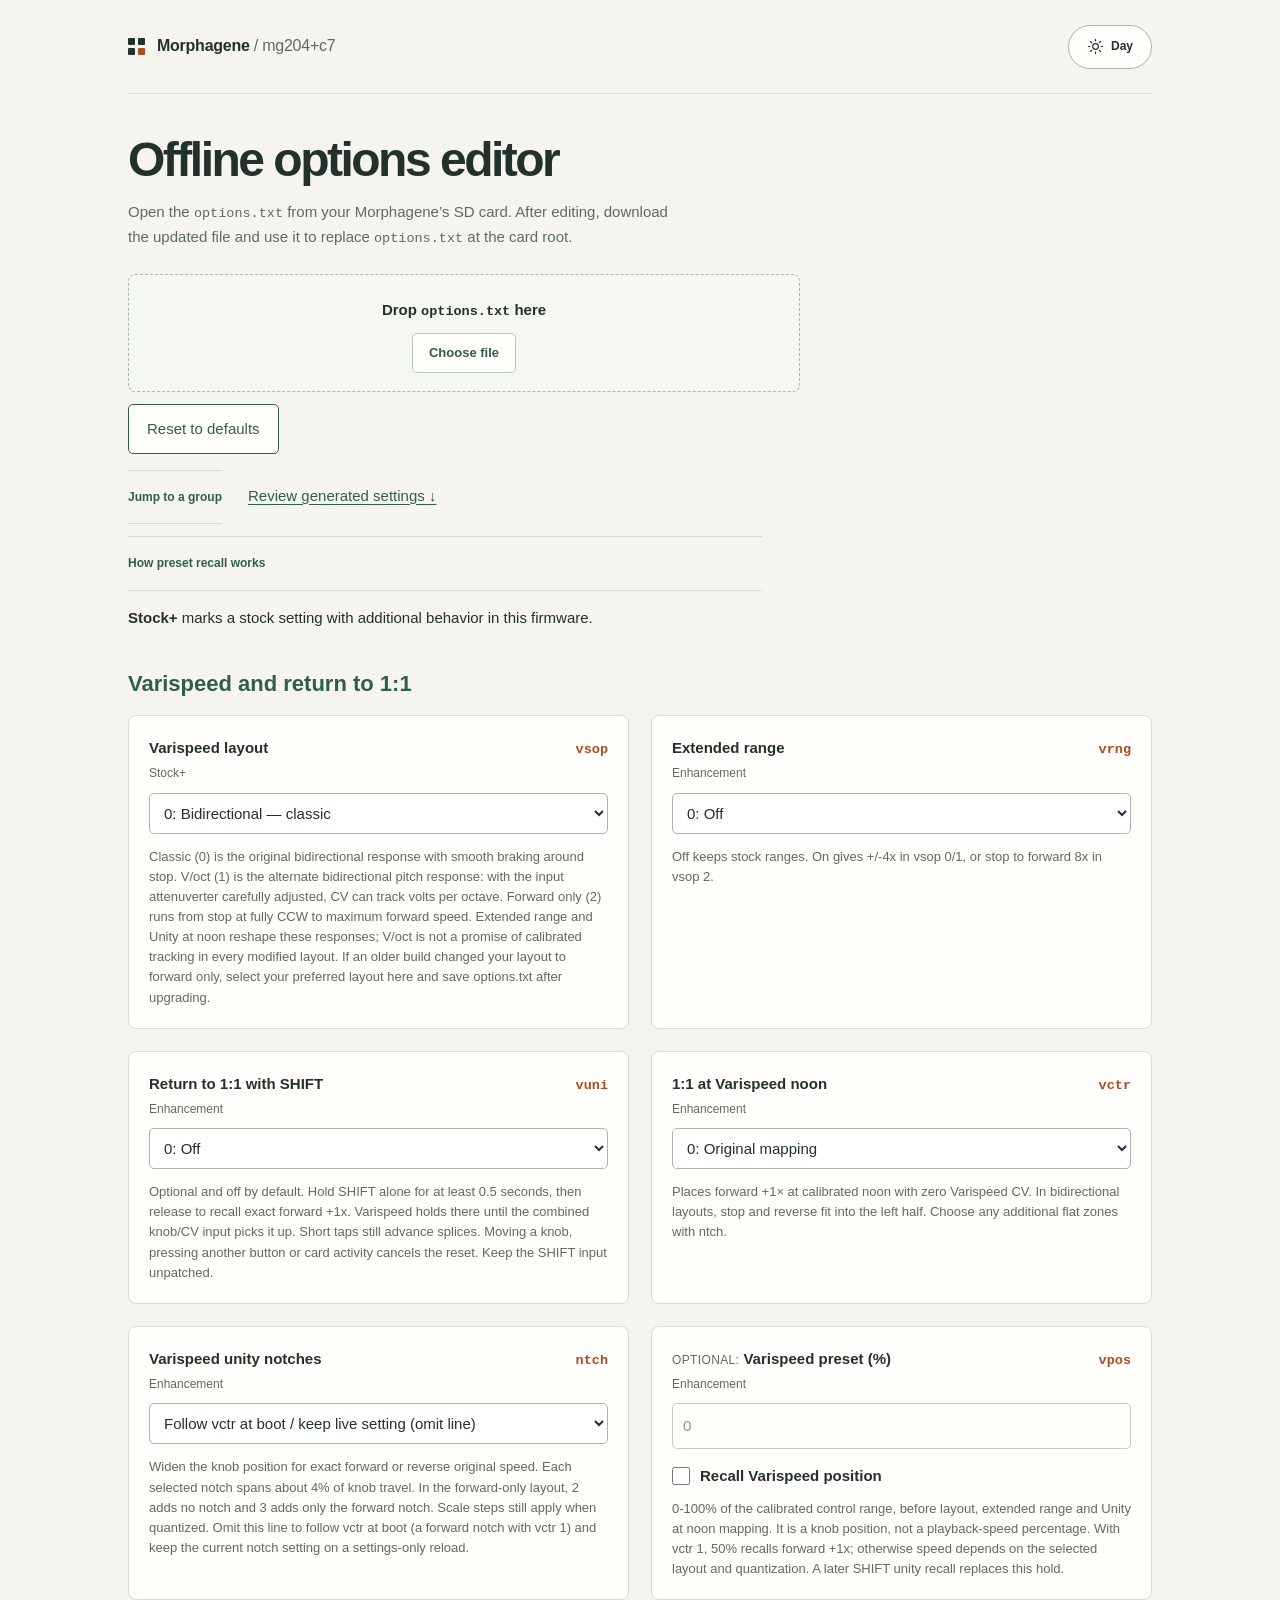
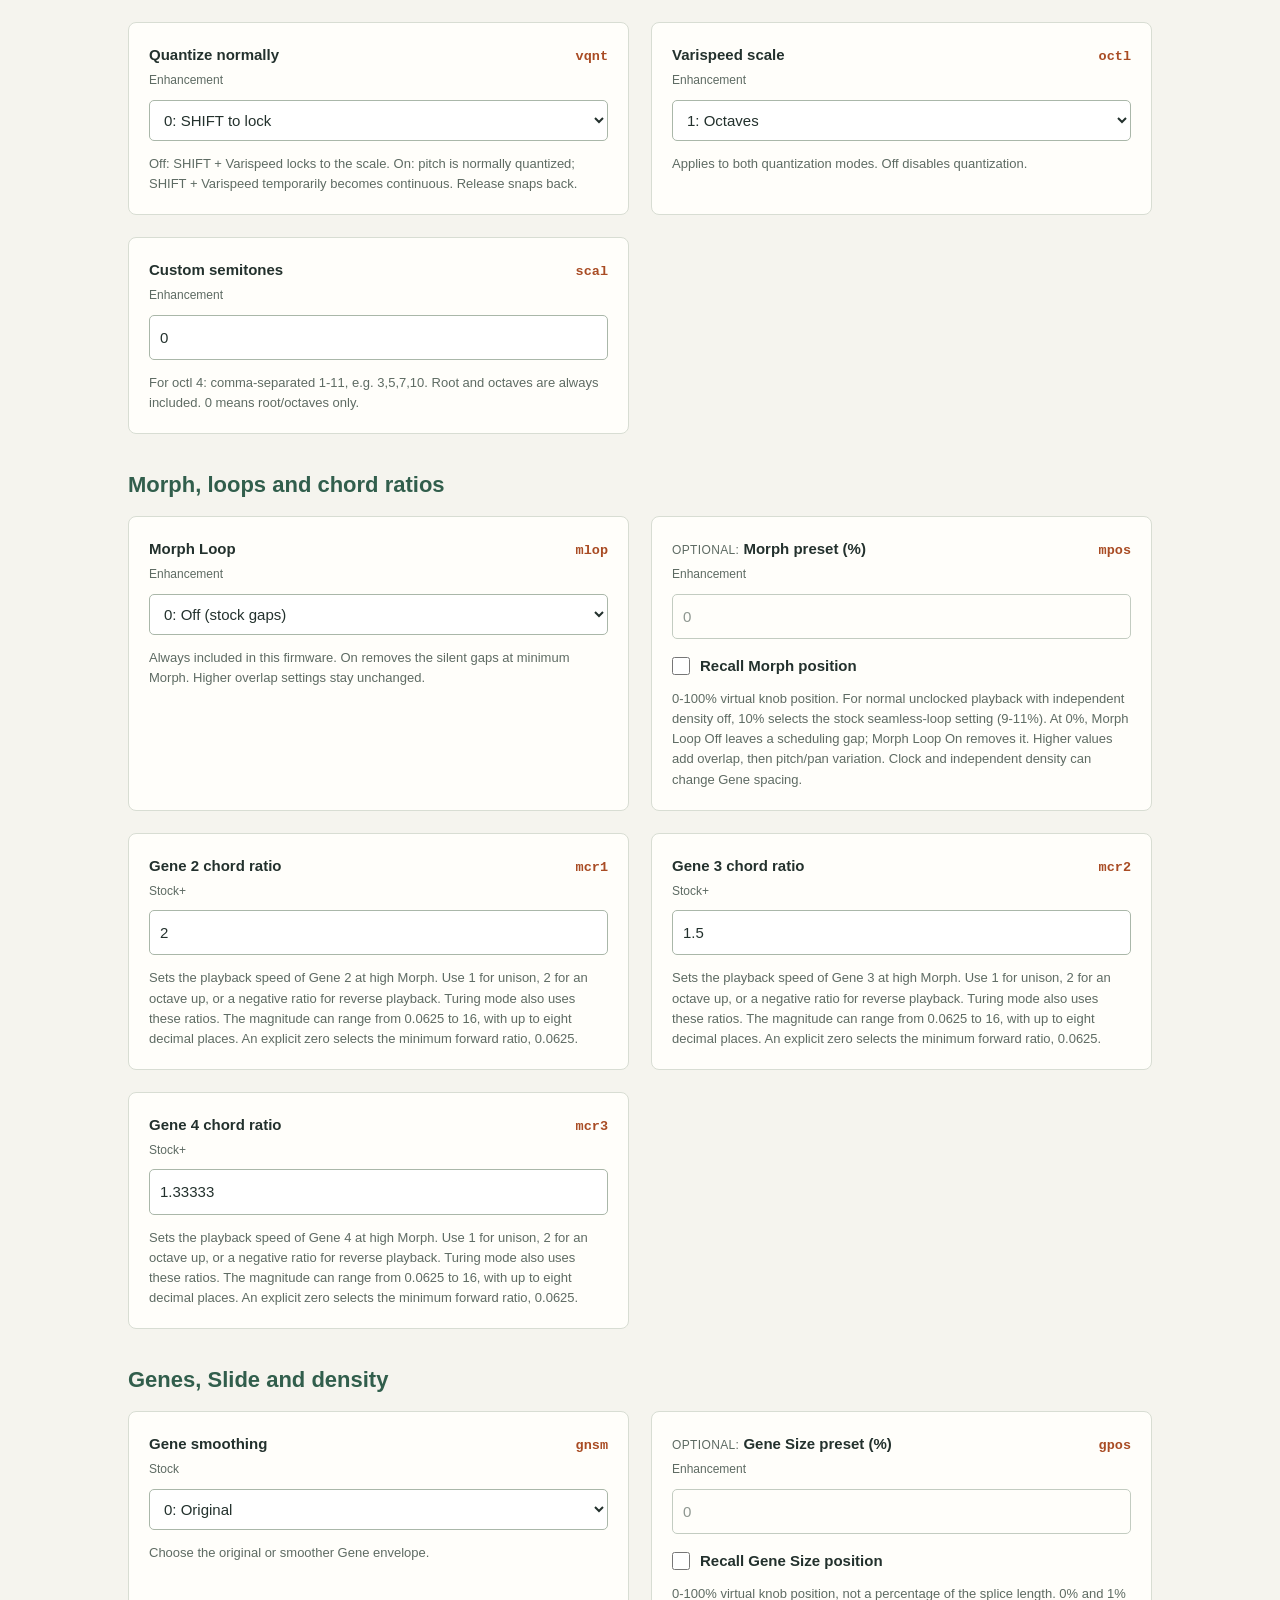
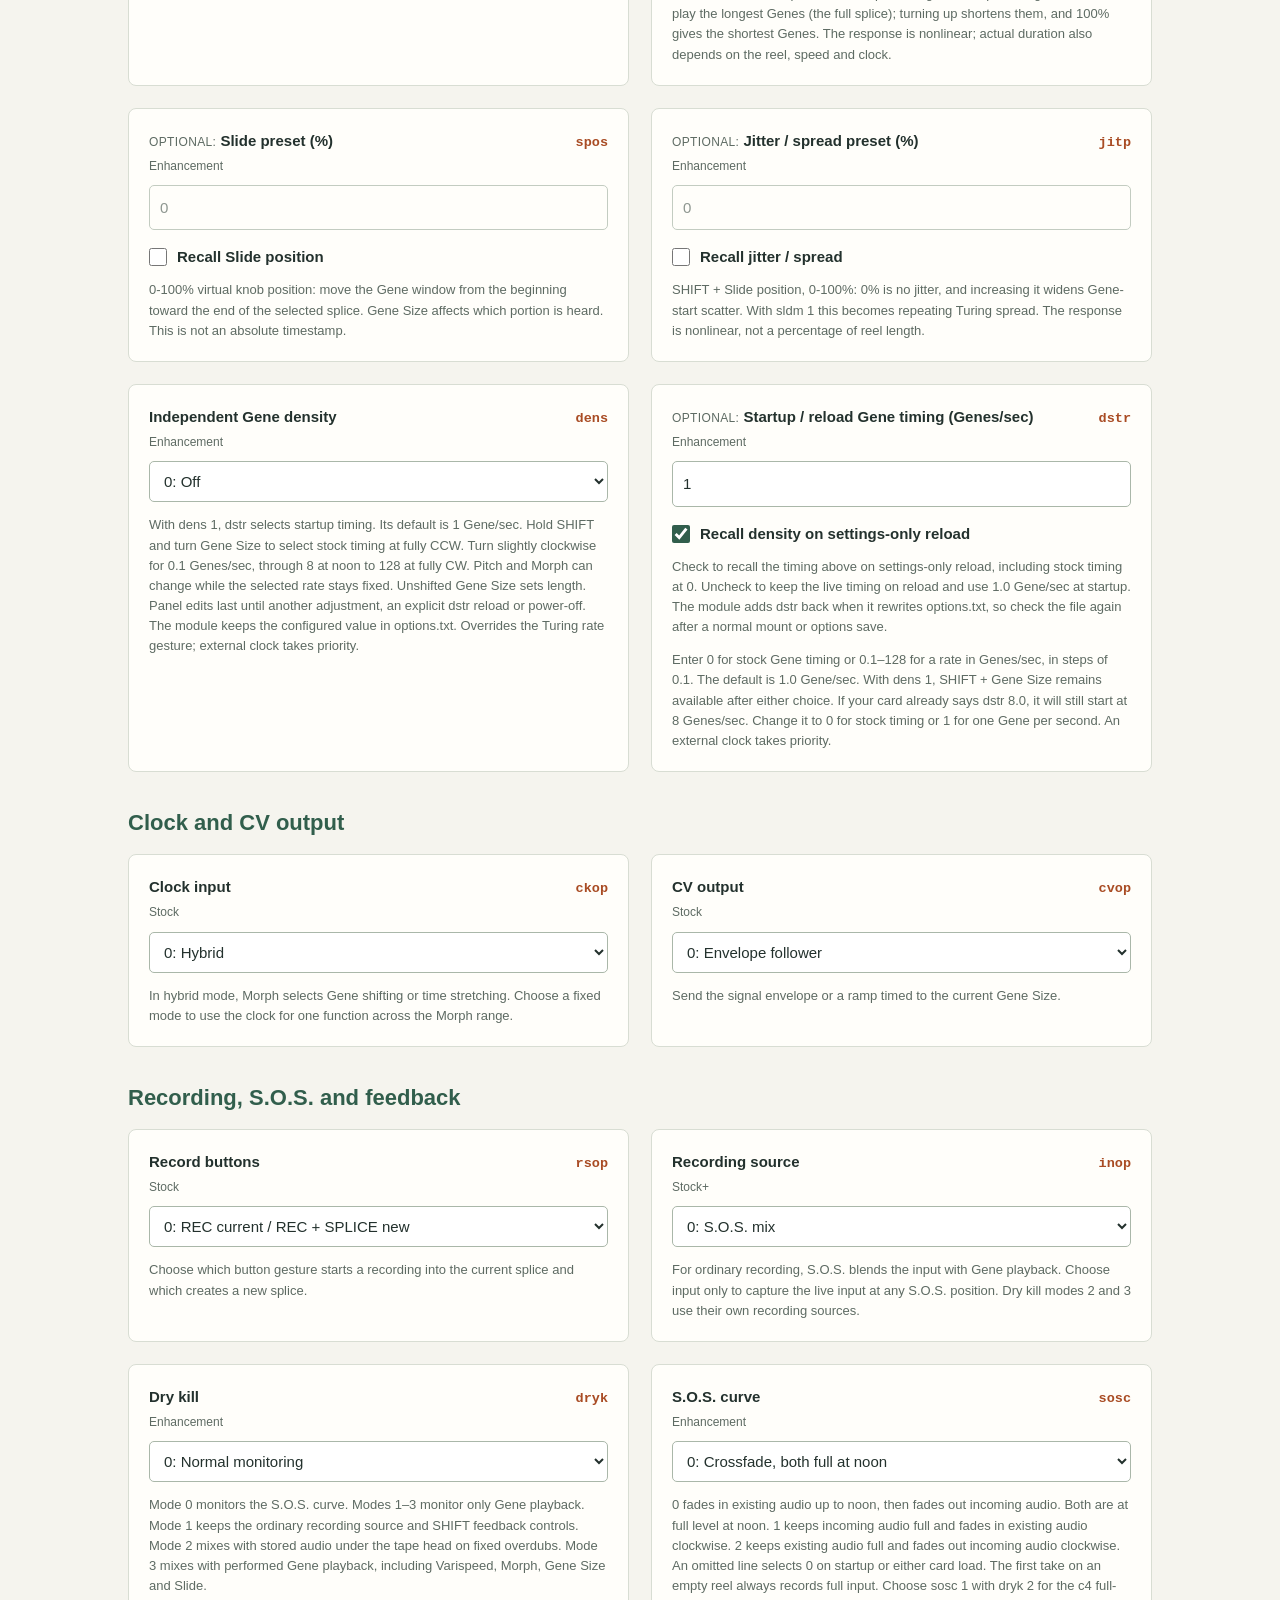
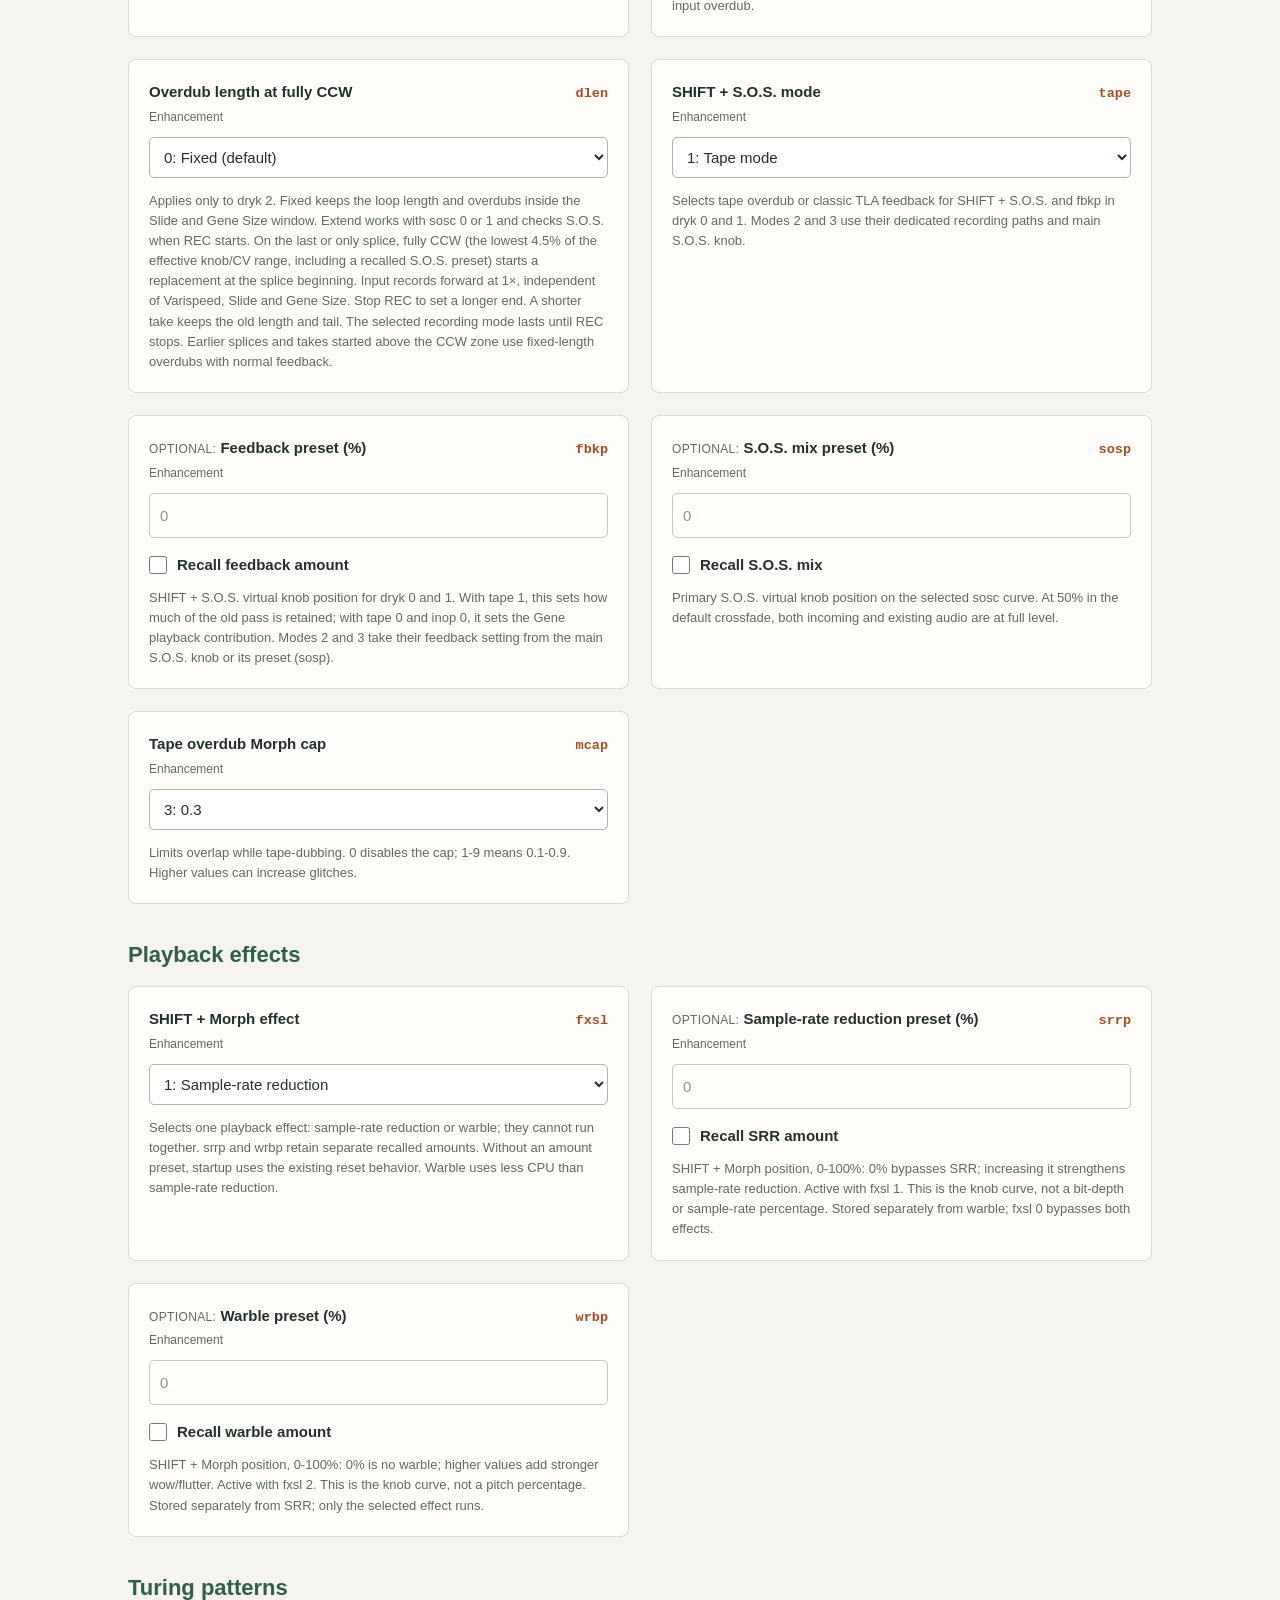
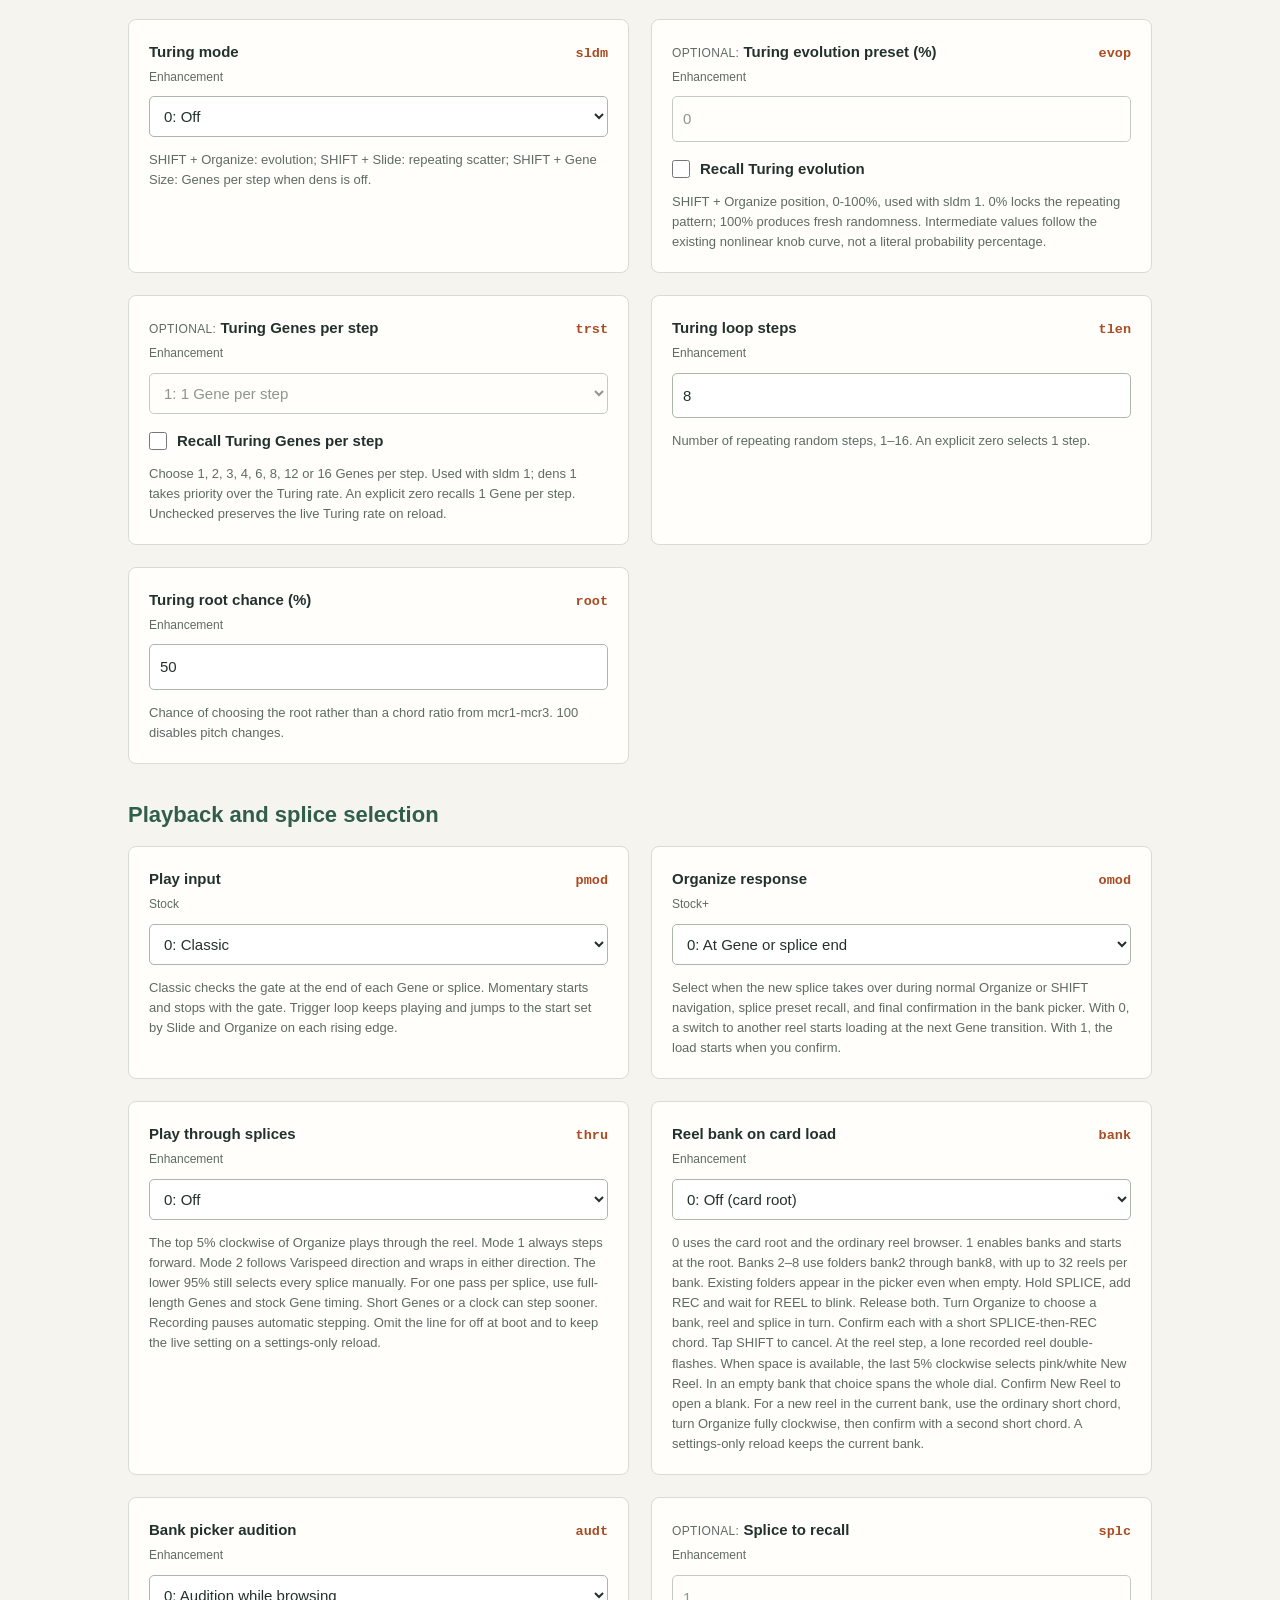
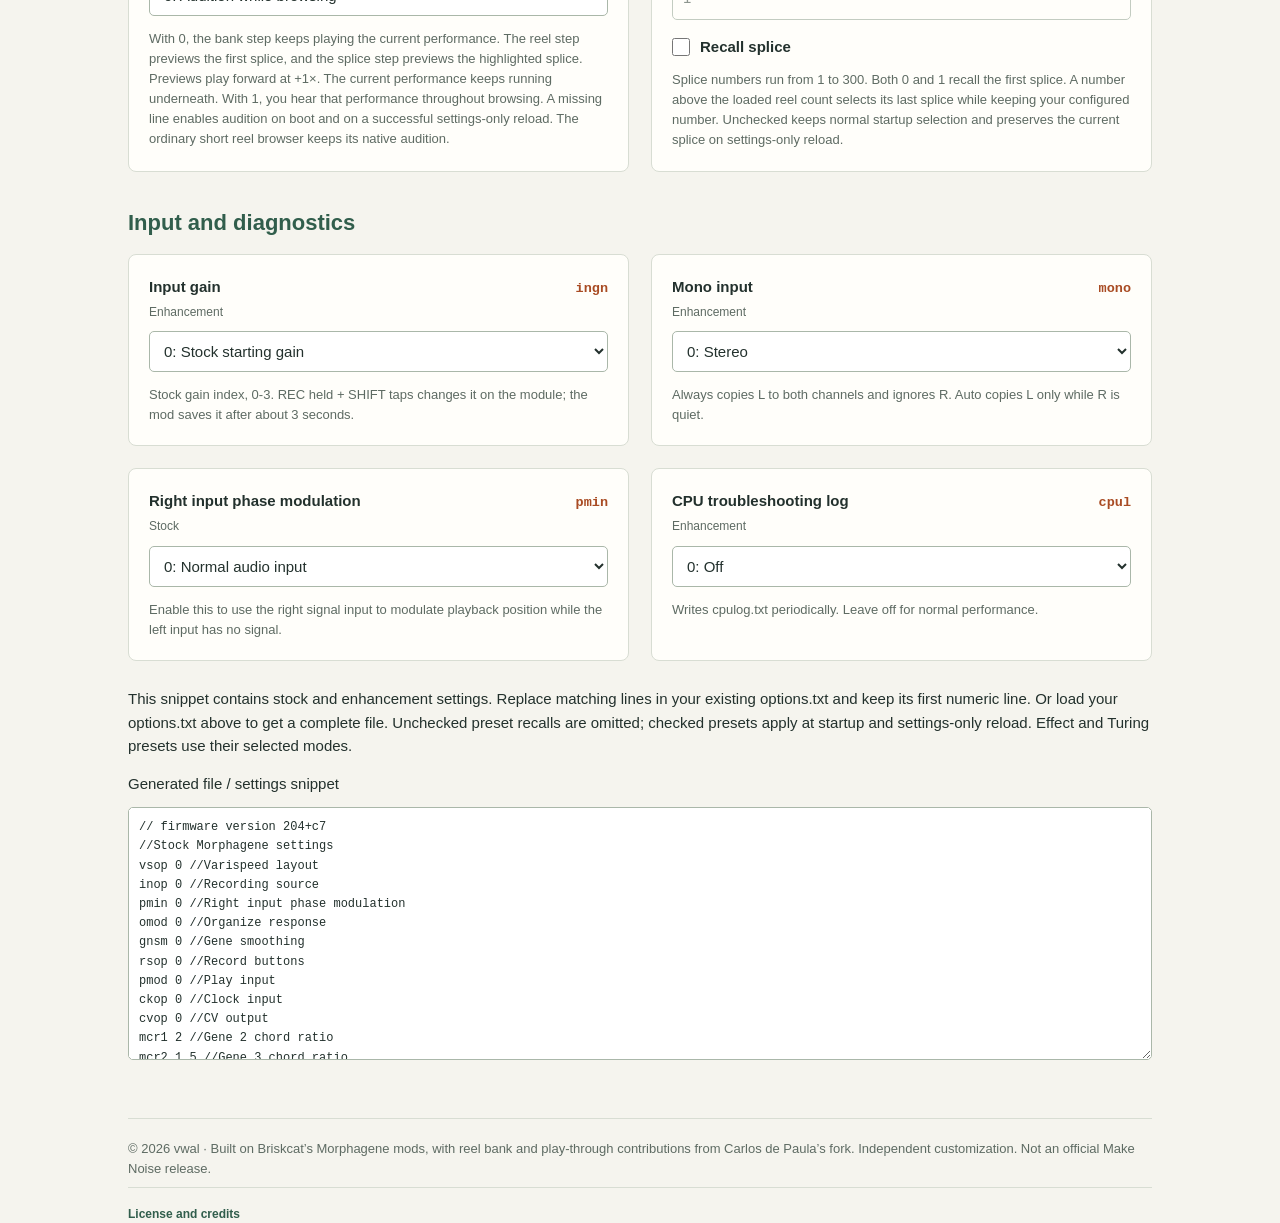
<file: tools/offline_editor.html>
<!doctype html>
<html lang="en">
<head>
  <meta charset="utf-8">
  <meta name="viewport" content="width=device-width, initial-scale=1">
  <meta http-equiv="Content-Security-Policy" content="default-src 'none'; base-uri 'none'; form-action 'none'; script-src 'sha256-ByO0Uoex1asw+jPpEctooQyMcrYwjuyFhaCUthEWu14=' 'sha256-ASVmwSD/W00rkGsw2/fdVRgsolwphQZgdGNmWbtGyi0=' 'sha256-KmKSpEW5pPStk3bdh8KGv7//UNaRJr8+bgwn8C7PNrc='; style-src 'sha256-0MzbAM/2HEO6hg1yvi9OlCqDSXCO+YVNP/jvtDiz4gQ='">
  <title>Morphagene options editor · mg204+c7</title>
  <style>:root {
  color-scheme: light;
  --paper: #f5f4ee;
  --card: #fffefa;
  --ink: #23312d;
  --muted: #5e6b63;
  --line: #d8ddd3;
  --green: #315e4c;
  --green-light: #e8eee5;
  --orange: #a94c24;
  --orange-light: #f6e8dd;
  --red: #9a352a;
  --red-light: #faeae5;
  font-family: -apple-system, BlinkMacSystemFont, "Segoe UI", sans-serif;
  font-synthesis: none;
}
* { box-sizing: border-box; }
body { margin: 0; background: var(--paper); color: var(--ink); font-size: 15px; line-height: 1.55; }
button, input { font: inherit; }
a { color: var(--green); text-underline-offset: 3px; }
button, a, summary, input { -webkit-tap-highlight-color: transparent; }
button { cursor: pointer; }
button:disabled { cursor: not-allowed; }
button:focus-visible, a:focus-visible, summary:focus-visible { outline: 3px solid var(--orange); outline-offset: 4px; }
[hidden] { display: none !important; }
code { font-family: ui-monospace, SFMono-Regular, Consolas, monospace; font-size: .9em; }
.page-shell { max-width: 1120px; padding: 0 48px; margin: auto; }
.site-header { display: flex; align-items: center; justify-content: space-between; gap: 20px; min-height: 94px; border-bottom: 1px solid var(--line); }
.brand { display: inline-flex; align-items: center; gap: 12px; color: var(--ink); font-weight: 700; font-size: 16px; text-decoration: none; letter-spacing: -.25px; }
.brand-subtitle { font-weight: 400; color: var(--muted); }
.brand-mark { display: grid; grid-template-columns: repeat(2, 7px); gap: 3px; }
.brand-mark i { display: block; width: 7px; height: 7px; background: var(--ink); border-radius: 1px; }
.brand-mark i:last-child { background: var(--orange); }
.local-badge { display: inline-flex; align-items: center; gap: 7px; color: var(--green); font-size: 12px; font-weight: 600; white-space: nowrap; }
.local-badge > span { height: 6px; width: 6px; background: var(--green); border-radius: 50%; }
.intro { position: relative; padding: 56px 280px 42px 0; }
.eyebrow { margin: 0 0 17px; font-size: 10px; font-weight: 700; letter-spacing: 1.6px; color: var(--orange); }
h1 { font-size: clamp(34px, 4.9vw, 54px); line-height: 1.07; letter-spacing: -2.5px; font-weight: 640; margin: 0 0 20px; }
.intro-copy { max-width: 530px; margin: 0; color: var(--muted); font-size: 16px; line-height: 1.65; }
.intro-video-link { display: inline-flex; gap: 8px; align-items: center; margin-top: 17px; font-size: 12px; font-weight: 600; }
.version-path { position: absolute; right: 0; bottom: 57px; display: flex; align-items: center; gap: 20px; padding-left: 26px; border-left: 1px solid var(--line); }
.version-path > span:not(.version-arrow) { display: flex; flex-direction: column; gap: 6px; }
.version-path small { font-size: 8px; letter-spacing: 1.2px; font-weight: 700; color: var(--muted); }
.version-path strong { font: 500 23px ui-monospace, SFMono-Regular, Consolas, monospace; letter-spacing: -1px; }
.version-path > span:last-child strong { color: var(--orange); }
.version-arrow { color: var(--muted); font-size: 20px; padding-top: 18px; }
.workspace { display: grid; grid-template-columns: minmax(0, 1fr) 270px; align-items: start; gap: 36px; }
.patch-card { background: var(--card); border: 1px solid var(--line); border-radius: 12px; padding: 28px; box-shadow: 0 5px 18px #24372b04; scroll-margin-top: 18px; }
.card-heading { display: flex; align-items: center; gap: 12px; margin: 0 0 15px; }
.section-number { color: var(--orange); font: 11px ui-monospace, SFMono-Regular, Consolas, monospace; white-space: nowrap; }
h2 { font-size: 19px; line-height: 1.35; letter-spacing: -.5px; font-weight: 650; margin: 0; }
.card-copy { margin: 0 0 23px; color: var(--muted); font-size: 13px; line-height: 1.75; }
.backup-reminder { margin: -7px 0 22px; padding: 11px 13px; border-left: 2px solid #aebeb0; background: #f5f7f1; color: var(--muted); font-size: 12px; line-height: 1.7; }
.backup-reminder strong { color: var(--green); font-weight: 650; }
.file-zone { display: flex; flex-direction: column; align-items: center; padding: 23px 12px 18px; border: 1px dashed #aebeb0; border-radius: 7px; background: #f5f7f1; transition: border-color .15s, background .15s; }
.file-zone.is-dragging { border-color: var(--orange); background: var(--orange-light); }
.file-zone.is-disabled { opacity: .65; }
.file-symbol { font-size: 27px; line-height: 1; color: var(--green); margin-bottom: 13px; }
.file-picker { display: inline-flex; cursor: pointer; border-radius: 5px; }
.file-picker:focus-within { outline: 3px solid var(--orange); outline-offset: 4px; }
.choose-button { padding: 9px 16px; border: 1px solid #b9c7bb; background: var(--card); color: var(--green); border-radius: 5px; font-size: 13px; font-weight: 600; }
.file-picker:hover .choose-button { background: #e8eee5; }
.file-zone.is-disabled .file-picker { cursor: not-allowed; }
.file-zone p { font-size: 12px; color: var(--muted); margin: 9px 0 0; }
.file-zone .file-requirement { font-size: 10px; margin-top: 3px; color: #68776c; }
.selected-file { display: flex; align-items: center; gap: 11px; padding: 13px 0 0; min-width: 0; }
.selected-icon { font: 9px ui-monospace, SFMono-Regular, Consolas, monospace; color: var(--green); background: var(--green-light); padding: 8px 5px; border-radius: 3px; }
.selected-description { min-width: 0; flex: 1; }
.selected-description strong { display: block; font-size: 12px; font-weight: 600; overflow-wrap: anywhere; }
.selected-description small { display: block; font-size: 10px; color: var(--muted); }
.text-button { border: 0; background: transparent; color: var(--muted); font-size: 11px; padding: 8px 0 8px 8px; text-decoration: underline; text-underline-offset: 3px; }
.text-button:disabled { opacity: .4; }
.status-message { margin: 17px 0; font-size: 12px; color: var(--muted); line-height: 1.6; min-height: 38px; }
.status-message[data-tone="error"] { color: var(--red); padding: 10px 12px; background: var(--red-light); border-radius: 5px; }
.status-message[data-tone="success"] { color: var(--green); }
.progress-list { list-style: none; padding: 0; margin: 0 0 22px; }
.progress-list li { display: flex; align-items: center; gap: 10px; padding: 11px 0; border-bottom: 1px solid #e7eae1; }
.progress-list li:last-child { border: 0; }
.step-marker { display: grid; place-items: center; width: 22px; height: 22px; flex: 0 0 22px; border: 1px solid var(--line); color: var(--muted); border-radius: 50%; font-size: 10px; font-weight: 600; }
.progress-list strong { display: block; font-size: 12px; font-weight: 600; }
.progress-list small { display: block; font-size: 10px; color: var(--muted); }
.step-state { margin-left: auto; padding-left: 10px; color: var(--muted); font-size: 10px; text-align: right; }
.progress-list [data-state="active"] .step-marker { border-color: var(--orange); color: var(--orange); background: var(--orange-light); }
.progress-list [data-state="active"] .step-state { color: var(--orange); }
.progress-list [data-state="done"] .step-marker { border-color: var(--green); color: var(--card); background: var(--green); }
.progress-list [data-state="done"] .step-state { color: var(--green); }
.progress-list [data-state="error"] .step-marker { border-color: var(--red); color: var(--red); background: var(--red-light); }
.progress-list [data-state="error"] .step-state { color: var(--red); }
.primary-button, .download-button { display: flex; align-items: center; justify-content: center; gap: 15px; width: 100%; border: 1px solid var(--green); border-radius: 5px; background: var(--green); color: #fffefa; font-size: 13px; font-weight: 600; padding: 12px 17px; min-height: 45px; text-decoration: none; }
.primary-button:hover:not(:disabled), .download-button:hover { background: #244b3b; border-color: #244b3b; }
.primary-button:disabled { background: #e8ebe2; color: #737e71; border-color: #e8ebe2; }
.primary-button > span, .download-button > span { font-size: 18px; line-height: 1; }
.download-result { border-top: 1px solid var(--line); padding-top: 18px; margin-top: 20px; }
.download-result > p:first-child { margin: 0 0 13px; color: var(--green); font-size: 12px; }
.download-note { color: var(--muted); font-size: 10px; line-height: 1.7; margin: 11px 0 0; }
.sidebar { padding-top: 2px; }
.privacy-note { position: relative; padding: 21px 23px; background: var(--green-light); border-radius: 8px; }
.privacy-icon { display: block; font-size: 24px; line-height: 1; color: var(--green); margin-bottom: 12px; }
.privacy-note h2 { font-size: 17px; color: var(--green); }
.privacy-note p { font-size: 12px; line-height: 1.75; color: #48614f; margin: 10px 0 0; }
.privacy-note .small-copy { font-size: 10px; margin-top: 13px; }
.feature-summary { margin-top: 31px; }
.feature-summary .eyebrow { font-size: 9px; margin-bottom: 10px; letter-spacing: 1.2px; }
.feature-summary h2 { font-size: 24px; line-height: 1.2; letter-spacing: -.8px; }
.feature-summary ul { margin: 20px 0 0; padding: 0; list-style: none; }
.feature-summary li { margin-bottom: 17px; padding-left: 13px; border-left: 2px solid #d7dfd2; }
.feature-summary strong { display: block; font-size: 11px; font-weight: 650; }
.feature-summary li span { display: block; font-size: 11px; line-height: 1.65; color: var(--muted); margin-top: 3px; }
.reference-download { display: flex; align-items: center; justify-content: space-between; gap: 10px; margin-top: 22px; padding: 11px 13px; border: 1px solid #b9c7bb; border-radius: 5px; color: var(--green); font-size: 11px; font-weight: 650; text-decoration: none; }
.reference-download:hover { background: var(--green-light); }
.reference-download span { font-size: 17px; }
.reference-meta { margin: 7px 0 0; color: var(--muted); font-size: 10px; line-height: 1.6; }
.video-overview { display: grid; grid-template-columns: 1fr 1.4fr; align-items: center; gap: 32px; margin-top: 32px; padding: 28px; border: 1px solid var(--line); border-radius: 8px; background: var(--card); scroll-margin-top: 20px; }
.video-copy .eyebrow { margin-bottom: 10px; font-size: 9px; }
.video-copy h2 { font-size: 24px; letter-spacing: -.8px; }
.video-copy p:not(.eyebrow) { margin: 12px 0 17px; color: var(--muted); font-size: 12px; line-height: 1.75; }
.video-external-link { font-size: 12px; font-weight: 600; }
.video-copy .video-privacy { margin-bottom: 0; font-size: 10px; }
.video-player { min-width: 0; aspect-ratio: 16 / 9; border-radius: 6px; overflow: hidden; background: var(--green); }
.video-placeholder { height: 100%; display: flex; flex-direction: column; align-items: center; justify-content: center; gap: 14px; padding: 18px; color: var(--card); text-align: center; }
.video-play-symbol { font-size: 27px; line-height: 1; color: #cbdac5; }
.video-placeholder-title { font: 12px ui-monospace, SFMono-Regular, Consolas, monospace; }
.video-load-button { padding: 9px 15px; border: 1px solid #b9c7bb; border-radius: 5px; background: var(--card); color: var(--green); font-size: 12px; font-weight: 600; }
.video-load-button:hover { background: var(--green-light); }
.video-placeholder noscript p { margin: 0; font-size: 11px; }
.video-player iframe { display: block; width: 100%; height: 100%; border: 0; }
.installation-note { display: grid; grid-template-columns: 1fr 1.15fr; gap: 36px; margin-top: 32px; padding: 27px 28px; background: var(--green-light); border-radius: 8px; scroll-margin-top: 20px; }
.installation-note .eyebrow { margin-bottom: 10px; font-size: 9px; }
.installation-note p:not(.eyebrow) { margin: 12px 0 0; color: var(--muted); font-size: 12px; line-height: 1.75; }
.installation-note .filename-note { padding-top: 12px; border-top: 1px solid #ced8ca; }
.filename-note strong { color: var(--ink); }
.installation-note code { white-space: nowrap; }
.install-steps { margin: 0; padding-left: 20px; color: var(--muted); font-size: 12px; line-height: 1.75; }
.install-steps li { padding-left: 5px; margin-bottom: 12px; }
.install-steps li:last-child { margin-bottom: 0; }
.install-steps strong { color: var(--ink); font-weight: 650; }
.support-note { margin-top: 27px; padding-top: 23px; border-top: 1px solid var(--line); }
.support-note h2 { font-size: 17px; line-height: 1.35; }
.support-note p { font-size: 12px; line-height: 1.75; color: var(--muted); margin: 10px 0 15px; }
.coffee-button { display: inline-flex; align-items: center; justify-content: center; gap: 9px; max-width: 100%; min-height: 52px; padding: 9px 15px; border: 1px solid #000000; border-radius: 7px; background: #FFDD00; color: #000000; text-decoration: none; }
.coffee-button:hover { background: #ffe53b; color: #000000; }
.coffee-button:focus-visible { outline: 3px solid var(--green); outline-offset: 4px; }
.coffee-button span { font: 600 22px/1.15 "Brush Script MT", "Segoe Print", cursive; }
.coffee-cup { display: block; flex: 0 0 25px; width: 25px; height: 32px; }
.use-note { margin-top: 31px; padding: 23px 0 0; border-top: 1px solid var(--line); }
.use-note h2 { font-size: 17px; }
.use-note p { max-width: 850px; margin: 10px 0 0; color: var(--muted); font-size: 12px; line-height: 1.8; }
.technical-details { margin-top: 28px; }
details { border-top: 1px solid var(--line); border-bottom: 1px solid var(--line); }
summary { cursor: pointer; font-size: 12px; font-weight: 600; padding: 17px 0; list-style: none; display: flex; justify-content: space-between; }
summary::-webkit-details-marker { display: none; }
summary > span { color: var(--muted); font-size: 16px; line-height: 1; }
details[open] summary > span { transform: rotate(45deg); }
.details-content { max-width: 780px; padding: 0 0 23px; }
.details-content p { font-size: 12px; color: var(--muted); margin: 0 0 17px; }
.hash-list { display: grid; gap: 15px; margin: 0 0 17px; }
.hash-list dt { font-size: 10px; font-weight: 600; color: var(--muted); margin-bottom: 4px; }
.hash-list dd { margin: 0; font: 11px/1.75 ui-monospace, SFMono-Regular, Consolas, monospace; overflow-wrap: anywhere; }
.details-content .small-copy { font-size: 11px; margin-bottom: 0; }
.site-footer { display: flex; justify-content: space-between; gap: 20px; padding: 24px 0 32px; color: var(--muted); font-size: 10px; }
.site-footer p { margin: 0; }
.noscript-message { font-size: 12px; color: var(--red); background: var(--red-light); padding: 12px; border-radius: 5px; }
.visually-hidden { position: absolute; width: 1px; height: 1px; padding: 0; margin: -1px; overflow: hidden; clip: rect(0, 0, 0, 0); white-space: nowrap; border: 0; }
.skip-link { position: fixed; left: 12px; top: -60px; padding: 10px 16px; background: var(--ink); color: white; border-radius: 4px; z-index: 10; }
.skip-link:focus { top: 12px; }
@media (max-width: 950px) {
  .page-shell { padding: 0 28px; }
  .intro { padding-right: 245px; }
  .version-path { gap: 12px; padding-left: 18px; }
  .version-path strong { font-size: 20px; }
  .workspace { grid-template-columns: minmax(0, 1fr) 240px; gap: 24px; }
  .patch-card { padding: 22px; }
  .card-heading { gap: 9px; }
  .card-heading h2 { font-size: 17px; }
}
@media (max-width: 740px) {
  .page-shell { max-width: 590px; padding: 0 22px; }
  .site-header { min-height: 76px; }
  .brand-subtitle { display: none; }
  .intro { padding: 38px 0 30px; }
  .eyebrow { font-size: 9px; letter-spacing: 1.2px; }
  h1 { font-size: clamp(34px, 7vw, 46px); letter-spacing: -1.7px; }
  .intro-copy { font-size: 14px; max-width: 440px; }
  .version-path { position: static; border-left: 0; padding-left: 0; margin-top: 24px; gap: 22px; }
  .version-path small { font-size: 8px; }
  .version-path strong { font-size: 22px; }
  .workspace { display: flex; flex-direction: column; gap: 29px; }
  .patch-card, .sidebar { width: 100%; }
  .sidebar { display: grid; grid-template-columns: 1fr; gap: 0; }
  .privacy-note { padding: 22px; }
  .privacy-icon { display: none; }
  .privacy-note p { font-size: 12px; }
  .feature-summary h2 br { display: none; }
  .feature-summary ul { display: grid; grid-template-columns: 1fr 1fr; gap: 17px; }
  .feature-summary li { margin: 0; }
  .installation-note { grid-template-columns: 1fr; gap: 22px; padding: 23px 22px; }
  .video-overview { grid-template-columns: 1fr; gap: 22px; padding: 23px 22px; }
  .site-footer { flex-direction: column; gap: 5px; font-size: 9px; }
}
@media (max-width: 380px) {
  .page-shell { padding: 0 16px; }
  .patch-card { padding: 18px; }
  .section-number { display: none; }
  .card-heading h2 { font-size: 17px; }
  .step-state { display: none; }
  .feature-summary ul { grid-template-columns: 1fr; }
  .local-badge { font-size: 10px; }
}
@media (prefers-reduced-motion: reduce) { * { transition: none !important; } }

.intro-links { display:flex; flex-wrap:wrap; gap:8px 22px; margin-top:16px; font-size:13px; font-weight:600; }
.release-catalog { margin-top:44px; padding-top:25px; border-top:1px solid var(--line); scroll-margin-top:16px; }
.release-catalog h2 { font-size:clamp(25px,4vw,36px); margin:4px 0 16px; letter-spacing:-.04em; line-height:1.15; }
.release-grid { display:grid; grid-template-columns:repeat(2,minmax(0,1fr)); gap:12px; }
.release-grid article { padding:20px 22px; background:var(--card); border:1px solid var(--line); border-radius:7px; }
.release-grid h3 { margin:0; color:var(--ink); font-size:18px; line-height:1.3; }
.release-grid p,.guide-links { margin:9px 0 0; color:var(--muted); font-size:13px; line-height:1.65; }
.release-grid .control-path { margin:0 0 8px; color:var(--orange); font-size:10px; font-weight:700; letter-spacing:.07em; }
.first-release .release-grid article { background:var(--green-light); }
.guide-links { margin-top:16px; }
 .paper-choices { margin-top:18px; }
.paper-choices h3 { margin:0; font-size:14px; }
.paper-choices p { margin:3px 0 7px; font-size:12px; color:var(--muted); }
.paper-choices div { display:flex; gap:8px; }
.paper-choices a { padding:6px 12px; border:1px solid #b9c7bb; border-radius:5px; font-size:12px; font-weight:600; text-decoration:none; }
.paper-choices a:hover { background:var(--green-light); }
@media(max-width:650px) { .release-grid { grid-template-columns:1fr; } .release-grid article { padding:16px; } }

.catalog-intro { max-width:780px; margin:0 0 18px; color:var(--muted); font-size:14px; line-height:1.65; }
.latest-release > .eyebrow { color:var(--green); }
.credits-note { margin-top:32px; }

/* Feature catalog and release history. */
.feature-catalog { margin-top:48px; padding-top:28px; border-top:1px solid var(--line); scroll-margin-top:20px; }
.feature-catalog > h2 { margin:0 0 14px; font-size:clamp(28px,4vw,36px); letter-spacing:-1px; }
.feature-nav { display:flex; flex-wrap:wrap; gap:8px; margin:22px 0 30px; }
.feature-nav a { display:inline-flex; align-items:center; min-height:40px; padding:8px 13px; border:1px solid #b9c7bb; border-radius:5px; font-size:12px; font-weight:600; text-decoration:none; background:var(--card); }
.feature-nav a:hover { background:var(--green-light); }
.feature-group { padding-top:28px; margin-top:28px; border-top:1px solid var(--line); scroll-margin-top:20px; }
.feature-group-heading { display:flex; align-items:flex-start; gap:14px; margin-bottom:18px; }
.group-number { padding-top:4px; color:var(--orange); font:12px/1.7 ui-monospace,SFMono-Regular,Consolas,monospace; }
.feature-group h3 { margin:0; font-size:24px; line-height:1.25; letter-spacing:-.65px; font-weight:650; }
.feature-group-heading p { margin:6px 0 0; font-size:13px; color:var(--muted); }
.feature-grid { display:grid; grid-template-columns:repeat(2,minmax(0,1fr)); gap:14px; }
.feature-grid article { padding:22px; border:1px solid var(--line); border-radius:8px; background:var(--card); min-width:0; }
.feature-grid article:last-child:nth-child(odd) { grid-column:1/-1; }
.feature-grid h4 { margin:0 0 10px; color:var(--ink); font-size:19px; line-height:1.3; letter-spacing:-.3px; font-weight:650; }
.feature-grid p { margin:10px 0 0; font-size:13px; line-height:1.75; color:var(--muted); max-width:95ch; }
.feature-grid p strong { color:var(--ink); font-weight:600; }
.feature-grid .control-path { margin:0 0 9px; color:var(--orange); font-size:10px; font-weight:650; line-height:1.6; letter-spacing:.05em; text-transform:uppercase; }
.feature-badge { display:inline-block; padding:2px 7px; border-radius:4px; background:var(--green-light); color:var(--green); font-size:10px; line-height:1.6; font-weight:700; white-space:nowrap; vertical-align:baseline; }
.feature-grid article > .feature-badge { margin:0 0 9px; }
.feature-grid .new-feature { border-top:3px solid #789281; padding-top:20px; }
.playback-note { margin:16px 0 0; padding:16px 20px; background:var(--green-light); border-radius:6px; color:var(--muted); font-size:12px; line-height:1.75; }
.playback-note strong { color:var(--green); }
.release-history { margin-top:40px; }
.release-history details { scroll-margin-top:20px; }
.release-history summary { gap:20px; align-items:center; padding:24px 0; }
.release-history summary h2 { font-size:22px; }
.release-history summary > span { font-size:24px; flex-shrink:0; }
.history-content { padding-bottom:24px; }
.history-intro { max-width:80ch; margin:0 0 22px; font-size:13px; color:var(--muted); }
.history-content section { display:grid; grid-template-columns:130px minmax(0,1fr); column-gap:26px; border-top:1px solid var(--line); padding:22px 0; scroll-margin-top:20px; }
.history-content h3 { margin:0 0 4px; font-size:17px; color:var(--green); }
.history-content .history-status { margin:0; color:var(--muted); font-size:11px; }
.history-content ul { grid-column:2; margin:0; padding-left:18px; color:var(--muted); font-size:13px; line-height:1.75; }
.history-content li + li { margin-top:6px; }
@media (max-width:650px) {
  .feature-grid { grid-template-columns:1fr; }
  .feature-grid article { padding:18px; }
  .feature-grid .new-feature { padding-top:16px; }
  .feature-group h3 { font-size:22px; }
  .feature-nav { gap:7px; }
  .feature-nav a { padding:8px 10px; }
  .release-history summary h2 { font-size:19px; }
  .history-content section { display:block; }
  .history-content .history-status { margin-bottom:10px; }
}

.earlier-badge { background:#eceee9; color:var(--muted); }
input:disabled + span { cursor:default; }

/* Morphagene form additions. */
.option-group{grid-column:1/-1;margin:18px 0 -8px;font-size:22px;color:var(--green)}
.preset-explainer{margin:24px 0;padding:24px;border-left:4px solid var(--green);background:var(--card)}
.preset-explainer h3{margin:0 0 12px}.preset-explainer p:last-child{margin-bottom:0}
.release-history summary:focus-visible{outline:3px solid var(--orange);outline-offset:5px}
.release-history summary h2{margin:0}
.history-content ul{font-size:14px}
.site-footer{flex-wrap:wrap}.site-footer p:nth-child(n+3){flex-basis:100%;margin:0}
/* First installation appears before the firmware builder. */
.first-install{margin:0 0 32px;gap:22px 36px}
.first-install-heading{grid-column:1/-1;margin:0;flex-wrap:wrap}
.first-install .section-number{display:inline}
.install-required{padding:3px 8px;border:1px solid #aebeb0;border-radius:4px;background:var(--card);color:var(--green);font-size:10px;font-weight:700}
.first-install p:not(.eyebrow),.first-install .install-steps{font-size:13px}
.first-install-copy>p:first-child{margin-top:0}
.first-install .install-aside{margin-top:6px}
.secondary-button{padding:12px 18px;margin-top:12px;border:1px solid var(--green);border-radius:5px;background:var(--card);color:var(--green)}
.options-grid{display:grid;grid-template-columns:repeat(2,minmax(0,1fr));gap:22px;margin:26px 0}.option-field{padding:20px;background:var(--card);border:1px solid var(--line);border-radius:8px}
.option-field label{display:block;font-weight:650;margin-bottom:10px}.option-field code{color:var(--orange)}
.option-field .option-header{display:grid;grid-template-columns:minmax(0,1fr) auto;gap:3px 12px;align-items:baseline}
.option-origin,.optional-marker{font-size:.75rem;color:var(--muted);font-weight:500}
.option-origin{grid-column:1/-1}.optional-marker{letter-spacing:.03em}
.option-field .field-error{color:var(--red)}
.option-field p{font-size:13px;color:var(--muted);margin-bottom:0}select,.option-field input,textarea{font:inherit;width:100%;padding:10px;border:1px solid #aab7a9;border-radius:5px;background:white;color:var(--ink)}
.option-field .density-recall{display:flex;align-items:flex-start;gap:10px;margin:16px 0 0;line-height:1.4;cursor:pointer}
.option-field input[type=checkbox]{width:18px;height:18px;flex:0 0 18px;padding:0;margin:2px 0 0;accent-color:var(--green);cursor:pointer}
.option-field input:disabled,.option-field select:disabled{background:var(--card);color:var(--muted);opacity:.7}
textarea{font:12px/1.6 ui-monospace,monospace;resize:vertical;margin:12px 0}input[type=file]{display:block;max-width:100%;margin:12px 0}.feature-grid h3{margin:0;font-size:20px}button:focus-visible,input:focus-visible,select:focus-visible,textarea:focus-visible{outline:3px solid var(--orange);outline-offset:3px}
[data-kind=error]{color:var(--red)}[data-kind=ok]{color:var(--green)}
@media(max-width:650px){.options-grid{grid-template-columns:1fr}.intro{padding-right:0}.feature-grid h3{font-size:19px}}
/* Day/night mode shares the same layout and accessible controls. */
:root{--input-bg:#ffffff;--field-wash:#f5f7f1;--control-line:#aab7a9}
:root[data-theme="dark"]{
  color-scheme:dark;
  --paper:#141c19;--card:#1d2823;--ink:#e5ece5;--muted:#aebdb2;
  --line:#3b4d42;--green:#9bceb0;--green-light:#24372c;
  --orange:#eeab83;--orange-light:#3c2b23;--red:#f3aaa0;--red-light:#442824;
  --input-bg:#141f19;--field-wash:#1c2e23;--control-line:#687e6d;
}
.header-actions{display:flex;align-items:center;gap:16px;flex-shrink:0}
.theme-toggle{display:inline-flex;align-items:center;justify-content:center;gap:7px;min-height:44px;min-width:84px;padding:8px 12px;border:1px solid var(--control-line);border-radius:24px;background:var(--card);color:var(--ink);font-size:12px;font-weight:600}
.theme-toggle:hover{background:var(--green-light);border-color:var(--green)}
.theme-toggle svg{width:17px;height:17px;flex:none}
.theme-moon{display:none}
[data-theme="dark"] .theme-sun{display:none}
[data-theme="dark"] .theme-moon{display:block}
.backup-reminder,.file-zone{background:var(--field-wash);border-color:var(--control-line)}
.file-zone.is-dragging{background:var(--orange-light);border-color:var(--orange)}
.file-drop{position:relative;gap:10px;cursor:pointer;text-align:center}
.file-drop:focus-within{outline:3px solid var(--orange);outline-offset:3px}
#options-status,#firmware-status{overflow-wrap:anywhere}
#options-reset-dialog{box-sizing:border-box;width:min(28rem,calc(100% - 32px));padding:24px;background:var(--card);color:var(--ink);border:1px solid var(--control-line);border-radius:10px}
#options-reset-dialog::backdrop{background:rgb(0 0 0 / .5)}
#options-reset-dialog p{margin:12px 0 20px}
.reset-actions{display:flex;justify-content:flex-end;flex-wrap:wrap;gap:10px}
.reset-actions button{width:auto;margin:0}
select,.option-field input,textarea{background:var(--input-bg);border-color:var(--control-line)}
.option-field input:disabled,.option-field select:disabled{background:var(--card)}
.paper-choices a,.install-required,.installation-note .filename-note{border-color:var(--control-line)}
.skip-link{color:var(--paper)}
[data-theme="dark"] .primary-button,[data-theme="dark"] .download-button{color:var(--paper)}
[data-theme="dark"] .primary-button:hover:not(:disabled),[data-theme="dark"] .download-button:hover{background:#b7e2c7;border-color:#b7e2c7}
[data-theme="dark"] .primary-button:disabled{background:var(--line);border-color:var(--line);color:var(--muted)}
@media(max-width:460px){.site-header{gap:12px}.brand{font-size:14px;gap:8px}.header-actions{gap:10px}.theme-toggle{min-width:74px;padding:8px}}
@media(max-width:340px){.site-header{flex-wrap:wrap;padding:16px 0;gap:12px}.header-actions{margin-left:auto}}

.offline-download a{font-weight:650}
.offline-editor main{padding:40px 0}
.offline-instructions{max-width:66ch;color:var(--muted)}
.offline-file{max-width:42rem;margin:24px 0 16px}
.offline-file p:empty{display:none}
.offline-file p{margin:8px 0 0}
.offline-shortcuts{display:flex;align-items:baseline;flex-wrap:wrap;gap:12px 26px}
.offline-editor summary{cursor:pointer;color:var(--green);font-weight:600}
.offline-shortcuts nav{display:grid;gap:5px;margin:9px 0 4px 16px}
.offline-help{margin-top:12px;max-width:76ch}
.offline-editor h1{font-size:clamp(32px,5vw,48px);margin-bottom:12px}
.offline-editor .option-group{margin-top:12px;scroll-margin-top:14px}
.offline-editor footer{padding:20px 0 32px;border-top:1px solid var(--line);font-size:13px;color:var(--muted)}
.offline-editor footer p{margin:0 0 8px}
.offline-license pre{white-space:pre-wrap;overflow-wrap:anywhere;font:inherit;max-width:85ch}

</style>
  <script>// Apply the saved theme before the stylesheet paints. Until a theme is chosen,
// follow the device preference. Storage may be unavailable in private contexts.
(() => {
  const key = 'morphagene-patcher-theme';
  const root = document.documentElement;
  const system = window.matchMedia('(prefers-color-scheme: dark)');
  const validTheme = value => value === 'light' || value === 'dark';
  let preference = null;
  try {
    const saved = window.localStorage.getItem(key);
    if (validTheme(saved)) preference = saved;
  } catch (_) { /* The switch still works without persistence. */ }

  function apply() {
    const theme = preference || (system.matches ? 'dark' : 'light');
    root.dataset.theme = theme;
    const toggle = document.getElementById('theme-toggle');
    if (toggle) {
      toggle.setAttribute('aria-checked', String(theme === 'dark'));
      toggle.title = theme === 'dark' ? 'Switch to day mode' : 'Switch to night mode';
      document.getElementById('theme-label').textContent = theme === 'dark' ? 'Night' : 'Day';
    }
  }

  apply();
  system.addEventListener('change', apply);
  window.addEventListener('storage', event => {
    if (event.key !== key && event.key !== null) return;
    preference = validTheme(event.newValue) ? event.newValue : null;
    apply();
  });
  document.addEventListener('DOMContentLoaded', () => {
    const toggle = document.getElementById('theme-toggle');
    toggle.addEventListener('click', () => {
      preference = root.dataset.theme === 'dark' ? 'light' : 'dark';
      try { window.localStorage.setItem(key, preference); } catch (_) {}
      apply();
    });
    apply();
    toggle.hidden = false;
  }, {once: true});
})();
</script>
<script>// Browser helpers shared by the options editor and firmware patcher.
'use strict';

const $ = (id) => document.getElementById(id);

function download(name, bytes, type) {
  const url = URL.createObjectURL(new Blob([bytes], { type: type || 'application/octet-stream' }));
  const a = document.createElement('a');
  a.href = url;
  a.download = name;
  document.body.appendChild(a);
  a.click();
  a.remove();
  setTimeout(() => URL.revokeObjectURL(url), 5000);
}

function status(id, text, kind) {
  const el = $(id);
  el.textContent = text;
  el.dataset.kind = kind || '';
}

function bindFileDrop(inputId, zoneId, load, rejectDrop) {
  $(inputId).addEventListener('change', e => {
    const file = e.target.files[0];
    e.target.value = ''; // Allow choosing the same file again.
    return load(file);
  });
  const zone = $(zoneId);
  function dragOver(e) {
    e.preventDefault();
    const hasFiles = e.dataTransfer.types.includes('Files');
    e.dataTransfer.dropEffect = hasFiles ? 'copy' : 'none';
    zone.classList.toggle('is-dragging', hasFiles);
  }
  zone.addEventListener('dragenter', dragOver);
  zone.addEventListener('dragover', dragOver);
  zone.addEventListener('dragleave', e => {
    if (!zone.contains(e.relatedTarget)) zone.classList.remove('is-dragging');
  });
  zone.addEventListener('drop', e => {
    e.preventDefault();
    zone.classList.remove('is-dragging');
    const transfer = e.dataTransfer;
    if (!transfer.types.includes('Files')) return;
    if (transfer.files.length !== 1 || transfer.items?.[0]?.webkitGetAsEntry?.()?.isDirectory) {
      return rejectDrop();
    }
    return load(transfer.files[0]);
  });
}
</script>
<script>// Morphagene options editor. Both the website and the single-file editor use this script.
'use strict';

// ---------- options.txt ----------
const VERSION_HEADER = '// firmware version 204+c7';
const MOD_HEADER = '//Morphagene extended mods';
// In older builds this comment put "vsop 2" at the start of a 63-byte read.
const OBSOLETE_COMMENTS = {
  thru: ['//1 advances splices at the top of Organize. 0 off.', '//1: Organize fully CW advances splices on EOSG.'],
  vctr: ['//Noon unity mapping: 0 original mapping, 1 +1x at calibrated noon with a 48-52 percent unity notch. The notch is enabled only with vctr 1.'],
  dens: ['//Independent Gene density: 0 off, 1 on: startup rate from dstr (default 8 Genes/sec); hold SHIFT and turn Gene Size for 0.1-128 Genes/sec; knob rate remains until adjusted again, recalled by dstr reload or powered off, not saved across power cycles; overrides Turing rate; external clock takes priority', '//Independent Gene density: 0 off, 1 SHIFT+Gene Size = 0.1-128 Genes/sec (takes priority over Turing rate); startup rate from dstr; bypassed with clock'],
  dstr: ['//Startup/reload Gene density: 0.1-128 Genes/sec, at most one decimal, default 8. Explicit dstr recalls on settings-only reload; omit to preserve live rate. Knob changes are temporary.',
         '//Startup/reload density in Genes/sec: 0.1-128, at most one decimal; default 8. Explicit dstr recalls on settings-only reload. Knob changes are not saved.'],
  vrng: ['//Varispeed range: 0 stock, 1 extended: vsop 0/1 +/-4x; vsop 2 forward stop to 8x with scale lock'],
  dryk: ['//0 normal, 1 wet only, 2 wet with S.O.S. feedback.'],
  sosp: ['//S.O.S. mode 2 tape retention, mode 3 Gene level.', '//Primary S.O.S. 0-100%. In mode 2 this sets retention.',
         '//Primary S.O.S. 0-100. In mode 2 this sets retention.']
};
// Extended option keys and explanatory comments for generated files.
const KEYS = {
  mpos: '//Morph virtual knob preset: 0-100 percent. 10 selects the stock seamless loop (unclocked/dens 0); 0 gaps with mlop 0. Omit to use the panel at startup and preserve the live position on settings-only reload.',
  gpos: '//Gene Size virtual knob preset: 0-100 percent. 0 and 1 = longest/full splice; 100 = shortest, not a length percentage. Omit to use the panel at startup and preserve the live position on settings-only reload.',
  spos: '//Slide virtual knob preset: integer 0-100 percent. Omit to use the panel at startup and preserve the live position on settings-only reload.',
  vpos: '//Varispeed virtual knob preset: integer 0-100 percent before vsop/vrng/vctr mapping, not a speed ratio. vuni remains the +1x recall gesture.',
  sosp: '//Primary S.O.S. position for the selected sosc curve.',
  splc: '//Splice recall: integer 1-300, 1 is the first splice. Above the reel count selects its last splice; the configured number is retained. Omit to preserve selection on settings-only reload.',
  srrp: '//Sample-rate reduction virtual knob preset: integer 0-100 percent. Used with fxsl 1; retained separately from warble. SRR and warble cannot run together.',
  jitp: '//Jitter / Turing spread virtual knob preset: integer 0-100 percent for SHIFT+Slide.',
  wrbp: '//Warble virtual knob preset: integer 0-100 percent. Used with fxsl 2; retained separately from SRR. SRR and warble cannot run together.',
  fbkp: '//SHIFT+S.O.S. 0-100%. Used in dry-kill modes 0 and 1.',
  evop: '//Turing evolution virtual knob preset: integer 0-100 percent. Used with sldm 1.',
  trst: '//Turing Genes per step preset: 1,2,3,4,6,8,12,16. Used with sldm 1; dens 1 takes priority over the Turing rate.',
  vuni: '//Unity recall: 0 off, 1 hold SHIFT alone >=0.5 seconds and release for forward +1x with pickup. Use with SHIFT jack unpatched.',
  vctr: '//0 original layout, 1 forward unity at noon.',
  ntch: '//Unity notches: 0 off, 1 forward, 2 reverse, 3 both.',
  thru: '//Organize CW: 0 off, 1 next, 2 follow direction.',
  bank: '//0 off, 1 card root, 2-8 folders. Normal mount only.',
  audt: '//Bank picker: 0 audition, 1 keep current playback.',
  mlop: '//Morph Loop: 0 stock gaps (default), 1 seamless loop at minimum Morph',
  dstr: '//0 stock timing, 0.1-128 Genes/sec. Default 1.0. Omit on settings-only reload to keep live timing.',
  dens: '//SHIFT+Gene Size: CCW stock timing, then 0.1-128 Hz.',
  vrng: '//0 stock, 1 +/-4x bidirectional or 0-8x forward',
  vqnt: '//Varispeed quantization: 0 SHIFT+Varispeed locks, 1 quantized normally and SHIFT+Varispeed temporarily free; release snaps back; scale from octl/scal',
  dryk: '//0 normal, 1 wet, 2 tape feedback, 3 Gene feedback.',
  sosc: '//0 crossfade, 1 full input, 2 full existing.',
  dlen: '//0 fixed, 1 extend last splice at CCW in dryk 2.',
  tape: '//SHIFT+S.O.S.: 0 classic TLA feedback (input + feedback x Gene playback), 1 tape mode (Varispeed tape head in the Slide/Gene Size window)',
  octl: '//Varispeed scale: 0 off, 1 octaves, 2 octaves + fifths, 3 semitones, 4 custom scale (scal); vqnt selects gesture behavior',
  scal: '//Custom scale for octl 4: semitones 1-11 above the root, e.g. 3,5,7,10 = minor pentatonic (root and octaves always on)',
  fxsl: '//SHIFT+Morph effect: 0 off (Morph stays stock), 1 SRR (sample-rate reduction), 2 warble (tape wow and flutter on the Gene playback)',
  cpul: '//CPU log, for troubleshooting only: 0 off, 1 on (writes cpulog.txt every 10 s; turn it off again afterwards)',
  mcap: '//Morph cap while tape-dubbing: 0 none, 1-9 = Morph limited to 0.1-0.9 (CPU safety; 3 = 0.3)',
  sldm: "//Turing mode: 0 off, 1 on: a loop of random seeds decides each Gene's chord ratio, scatter and stereo. SHIFT+Organize = evolution (left = locked loop, right = normal randomness), SHIFT+Gene Size = Genes per step (1-16), SHIFT+Slide = spread (start jitter, repeats when locked)",
  root: '//Turing: chance in percent that a step plays the root rather than a chord ratio (mcr1-mcr3)',
  tlen: '//Turing loop length in steps, 1-16',
  ingn: '//Input gain 0-3 (REC held + SHIFT taps); saved automatically a few seconds after a change',
  mono: '//Mono input: 0 off (stereo), 1 left input copied to the right (heard and recorded on both channels; R in is ignored), 2 auto: only while nothing is playing into R in',
};
// Stock mg204 card settings, in the order used by the module's options writer.
const STOCK_KEYS = {
  vsop: '//Varispeed layout', inop: '//Recording source', pmin: '//Right input phase modulation',
  omod: '//Organize response', gnsm: '//Gene smoothing', rsop: '//Record buttons',
  pmod: '//Play input', ckop: '//Clock input', cvop: '//CV output',
  mcr1: '//Gene 2 chord ratio', mcr2: '//Gene 3 chord ratio', mcr3: '//Gene 4 chord ratio',
};
const CHORD_KEYS = ['mcr1', 'mcr2', 'mcr3'];
const FIELDS = [...Object.keys(STOCK_KEYS), ...Object.keys(KEYS)];
const PRESET_KEYS = Object.freeze(['mpos', 'gpos', 'spos', 'vpos', 'sosp', 'splc', 'srrp', 'jitp', 'wrbp', 'fbkp', 'evop', 'trst']);
const TURING_STEPS = Object.freeze([1,2,3,4,6,8,12,16]);
const DEFAULTS = Object.freeze({mpos:'0', gpos:'0', spos:'0', vpos:'0', sosp:'0', splc:'1', srrp:'0', jitp:'0', wrbp:'0', fbkp:'0', evop:'0', trst:'1', vuni:'0', vctr:'0', dstr:'1', mlop:'0', vsop:'0', vqnt:'0', dens:'0', vrng:'0', dryk:'0', sosc:'0', dlen:'0', tape:'1', octl:'1', scal:'0', fxsl:'1', cpul:'0',
  mcap:'3', sldm:'0', root:'50', tlen:'8', ingn:'0', mono:'0', gnsm:'0',
  inop:'0', pmin:'0', omod:'0', rsop:'0', pmod:'0', ckop:'0', cvop:'0',
  mcr1:'2', mcr2:'1.5', mcr3:'1.33333', ntch:'', thru:'0', bank:'0', audt:'0'});
const LIMITS = {mpos:[0,100], gpos:[0,100], spos:[0,100], vpos:[0,100], sosp:[0,100], splc:[1,300], srrp:[0,100], jitp:[0,100], wrbp:[0,100], fbkp:[0,100], evop:[0,100], vuni:[0,1], vctr:[0,1], mlop:[0,1], vsop:[0,2], vqnt:[0,1], dens:[0,1], vrng:[0,1], dryk:[0,3], sosc:[0,2], dlen:[0,1], tape:[0,1], octl:[0,4], fxsl:[0,2], cpul:[0,1],
  mcap:[0,9], sldm:[0,1], root:[0,100], tlen:[1,16], ingn:[0,3], mono:[0,2], gnsm:[0,1],
  inop:[0,1], pmin:[0,1], omod:[0,1], rsop:[0,1], pmod:[0,2], ckop:[0,2], cvop:[0,1],
  ntch:[0,3], thru:[0,2], bank:[0,8], audt:[0,1]};
function optionValue(key, raw) {
  if (CHORD_KEYS.includes(key)) {
    const token = raw.trim();
    if (!/^[+-]?\d{1,8}(?:\.\d{1,8})?$/.test(token)) return null;
    const magnitude = Math.abs(Number(token));
    if (magnitude === 0) return '0.0625';
    return magnitude >= 0.0625 && magnitude <= 16 ? token : null;
  }
  if (['dryk','dlen','sosc','ntch','thru','bank','audt'].includes(key)) return /^\d$/.test(raw) && Number(raw) <= LIMITS[key][1] ? raw : null;
  if (key === 'dstr') return /^\d{1,3}(?:\.\d)?$/.test(raw) && Number(raw)<=128 ? String(Number(raw)) : null;
  // A zero written for a positive-only count recalls its smallest count.
  if ((key === 'splc' || key === 'trst') && /^0{1,3}$/.test(raw)) return '1';
  if (key === 'tlen' && /^0{1,4}$/.test(raw)) return '1';
  if (key === 'trst') return /^\d+$/.test(raw) && TURING_STEPS.includes(Number(raw)) ? String(Number(raw)) : null;
  if (key === 'scal') return scaleList(raw);
  const n = Number(raw), [lo, hi] = LIMITS[key];
  return /^\d+$/.test(raw) && Number.isInteger(n) && n >= lo && n <= hi ? String(n) : null;
}
const LINE = /^\s*([a-z0-9]{4})(?:[ \t]+(.*))?$/;
function parsedLine(line) {
  const m = line.match(LINE);
  if (!m) return null;
  const body = m[2] || '', index = body.indexOf('//');
  return {key:m[1], raw:(index<0?body:body.slice(0,index)).trim(),
    comment:index<0?'':' //'+body.slice(index+2)};
}
function scaleList(text) {
  if (text.trim()==='0') return '0';
  if (!/^\s*(?:[1-9]|1[01])(?:[ ,]+(?:[1-9]|1[01]))*\s*$/.test(text)) return null;
  return [...new Set(text.trim().split(/[ ,]+/).map(Number))].sort((a,b)=>a-b).join(',');
}

function omittedStock(key) {
  return missingStockKeys.has(key) && $('opt-'+key).value === '';
}

function showChordRatio(field, token) {
  // Keep the card's exact spelling for export. Trim only fractional padding in the field.
  field.dataset.ratioToken = token;
  field.value = token.includes('.') ? token.replace(/0+$/, '').replace(/\.$/, '') : token;
}

function chosenOptions() {
  const values = {};
  for (const k of FIELDS) {
    if (omittedStock(k)) continue;
    const el = $('opt-' + k);
    if ((k === 'ntch' || k === 'thru') && el.value === '') continue;
    const value = optionValue(k, el.value) ?? DEFAULTS[k];
    if (CHORD_KEYS.includes(k)) {
      values[k] = el.dataset.ratioToken ?? value;
    } else {
      el.value = value;
      values[k] = value;
    }
  }
  for (const k of ['dstr', ...PRESET_KEYS]) {
    if (!$('recall-'+k).checked) delete values[k];
  }
  return values;
}

function settingLines(comments, values, seen) {
  return Object.keys(comments).filter(k => k in values && !seen.has(k))
    .map(k => `${k} ${values[k]} ${comments[k]}`);
}

let loadedOptions = null;
const missingStockKeys = new Set();

function renderOptions() {
  const recallDensity = $('recall-dstr').checked;
  for (const k of ['dstr', ...PRESET_KEYS]) $('opt-'+k).disabled = !$('recall-'+k).checked;
  const invalidRatios = CHORD_KEYS.filter(k => !omittedStock(k) && optionValue(k, $('opt-'+k).value) === null);
  for (const k of CHORD_KEYS) {
    const invalid = invalidRatios.includes(k);
    $('error-'+k).hidden = !invalid;
    $('opt-'+k).ariaInvalid = String(invalid);
  }
  $('options-save-row').hidden = !loadedOptions;
  $('options-save').disabled = invalidRatios.length > 0;
  if (invalidRatios.length) {
    $('options-text').value = '';
    $('options-note').textContent = 'Check the chord ratio for ' + invalidRatios.join(', ') + ' to generate your settings.';
    return;
  }
  const values = chosenOptions();
  let text;
  if (loadedOptions) {
    const lines = loadedOptions.split(/\r?\n/);
    const seen = new Set();
    const out = lines.flatMap((line, i) => {
      if (i>0 && /^\s*\/\/\s*firmware version\b/i.test(line)) return [];
      const m=parsedLine(line);
      if (i>0 && m && FIELDS.includes(m.key)) {
        if (!(m.key in values) || seen.has(m.key)) return [];
        seen.add(m.key);
        const comment = OBSOLETE_COMMENTS[m.key]?.includes(m.comment.trim())
          ? ' ' + KEYS[m.key] : m.comment;
        return [m.key+' '+values[m.key]+comment];
      }
      return [line];
    });
    // Preserve the numeric first state line verbatim; version identification is a comment.
    out.splice(1, 0, VERSION_HEADER);
    while (out.length && out[out.length - 1] === '') out.pop();
    const missingStock = settingLines(STOCK_KEYS, values, seen);
    const modHeader = line => /^\s*\/\/\s*Morphagene (?:extended|Study) mods\s*$/i.test(line);
    if (missingStock.length) {
      const firstMod = out.findIndex((line, i) => i > 0 && (modHeader(line) || Object.hasOwn(KEYS, parsedLine(line)?.key)));
      out.splice(firstMod < 0 ? out.length : firstMod, 0, ...missingStock);
    }
    const missingMods = settingLines(KEYS, values, seen);
    if (missingMods.length) {
      if (!out.some(modHeader)) out.push('//', MOD_HEADER);
      out.push(...missingMods);
    }
    text = out.join('\n') + '\n';
    $('options-note').textContent = 'Your options.txt with these values. Copy it back to the card root. ' +
      (recallDensity ? 'Settings-only reload recalls the selected Gene timing.' : 'Settings-only reload keeps the live Gene timing because dstr is omitted.');
  } else {
    const seen = new Set();
    text = [VERSION_HEADER, '//Stock Morphagene settings', ...settingLines(STOCK_KEYS, values, seen),
      MOD_HEADER, ...settingLines(KEYS, values, seen)].join('\n') + '\n';
    $('options-note').textContent = 'This snippet contains stock and enhancement settings. Replace matching lines in your existing options.txt and keep its first numeric line. ' +
      (recallDensity ? 'Or load your options.txt above to get a complete file.' :
        'Load your options.txt above to create a complete file with dstr removed automatically.');
  }
  $('options-note').textContent += ' Unchecked preset recalls are omitted; checked presets apply at startup and settings-only reload. Effect and Turing presets use their selected modes.';
  $('options-text').value = text;
}

// A null source supplies factory settings to the form. The loaded card remains
// the template for export when the user explicitly resets its options.
function populateEditor(text) {
  const entries = new Map();
  if (text) {
    for (const line of text.split(/\r?\n/).slice(1)) {
      const entry = parsedLine(line);
      if (entry) entries.set(entry.key, entry.raw);
    }
  }
  missingStockKeys.clear();
  $('recall-dstr').checked = !text || entries.has('dstr');
  for (const k of FIELDS) {
    const field = $('opt-'+k);
    const parsed = entries.has(k) ? optionValue(k, entries.get(k)) : null;
    let value = parsed ?? DEFAULTS[k];
    if (text && k === 'thru' && !entries.has(k)) value = '';
    if (PRESET_KEYS.includes(k)) {
      $('recall-'+k).checked = parsed !== null;
      // A partial card keeps the visible choice for an explicit later recall.
      if (text && parsed === null) value = optionValue(k, field.value) ?? DEFAULTS[k];
    }
    // Earlier editors always supplied vsop and gnsm. Other missing stock
    // keys stay absent on a partial card until edited or explicitly reset.
    if (text && Object.hasOwn(STOCK_KEYS, k) && k !== 'vsop' && k !== 'gnsm' && !entries.has(k)) {
      missingStockKeys.add(k);
      value = '';
    }
    if (CHORD_KEYS.includes(k)) {
      showChordRatio(field, value);
      field.placeholder = missingStockKeys.has(k) ? 'Omitted (stock default '+DEFAULTS[k]+')' : '';
    } else {
      field.value = value;
    }
  }
}

function initOptionsEditor() {
  for (const k of ['dstr', ...PRESET_KEYS]) $('recall-'+k).addEventListener('change', renderOptions);
  for (const k of FIELDS) {
    const field = $('opt-'+k);
    if (CHORD_KEYS.includes(k)) {
      field.addEventListener('input', () => {
        delete field.dataset.ratioToken;
        renderOptions();
      });
      field.addEventListener('change', () => {
        const token = optionValue(k, field.value);
        if (token !== null) showChordRatio(field, token);
        renderOptions();
      });
    } else {
      field.addEventListener('change', renderOptions);
    }
  }
  let importSequence = 0;
  async function importOptionsFile(file) {
    const sequence = ++importSequence;
    if (file) {
      loadedOptions = null;
      $('options-reset').disabled = true;
      renderOptions();
      status('options-status', 'Reading options.txt…');
    }
    try {
      if (file && file.size>16384) throw new Error('options.txt must be no larger than 16 KiB.');
      const text=file ? await file.text() : null;
      if (sequence !== importSequence) return;
      if (file && (/[^\x09\x0a\x0d\x20-\x7e]/.test(text) || !text.includes('\n')))
        throw new Error('Choose a plain-text options.txt created by your Morphagene, including its first state line.');
      loadedOptions=text;
      populateEditor(text);
      status('options-status', file ? 'Loaded '+(file.name || 'options.txt')+'. Review the settings before saving.' : 'No file loaded; showing a settings snippet.');
      renderOptions();
    } catch(err) {
      if (sequence !== importSequence) return;
      loadedOptions=null;
      renderOptions();
      status('options-status',err.message,'error');
    } finally {
      if (sequence === importSequence) $('options-reset').disabled = false;
    }
  }
  bindFileDrop('options-file', 'options-drop', importOptionsFile, () => {
    ++importSequence;
    $('options-reset').disabled = false;
    status('options-status', 'Drop a single options.txt file here.', 'error');
  });
  const resetDialog = $('options-reset-dialog');
  $('options-reset').addEventListener('click', () => resetDialog.showModal());
  $('reset-cancel').addEventListener('click', () => resetDialog.close());
  $('reset-confirm').addEventListener('click', () => {
    populateEditor(null);
    renderOptions();
    resetDialog.close();
    status('options-status', loadedOptions
      ? 'Defaults restored in the editor. Review and download options.txt to use them.'
      : 'Defaults restored in the settings snippet.');
  });
  $('options-save').addEventListener('click', () => {
    if (loadedOptions && !$('options-save').disabled) download('options.txt', new TextEncoder().encode($('options-text').value), 'text/plain');
  });
  populateEditor(null);
  renderOptions();
}

document.addEventListener('DOMContentLoaded', initOptionsEditor);
</script>
</head>
<body class="offline-editor">
  <a class="skip-link" href="#options">Skip to options editor</a>
  <div class="page-shell">
    <header class="site-header">
      <span class="brand"><span class="brand-mark" aria-hidden="true"><i></i><i></i><i></i><i></i></span><span>Morphagene <span class="brand-subtitle">/ mg204+c7</span></span></span>
      <button class="theme-toggle" id="theme-toggle" type="button" role="switch" aria-label="Night mode" aria-checked="false" title="Switch to night mode" hidden><svg class="theme-sun" viewBox="0 0 24 24" fill="none" stroke="currentColor" stroke-width="1.7" stroke-linecap="round" aria-hidden="true" focusable="false"><circle cx="12" cy="12" r="4"/><path d="M12 2v2m0 16v2M2 12h2m16 0h2M5 5l1.5 1.5m11 11L19 19M5 19l1.5-1.5m11-11L19 5"/></svg><svg class="theme-moon" viewBox="0 0 24 24" fill="none" stroke="currentColor" stroke-width="1.7" stroke-linecap="round" stroke-linejoin="round" aria-hidden="true" focusable="false"><path d="M20.7 13.2A8.8 8.8 0 0 1 10.8 3.3a8.8 8.8 0 1 0 9.9 9.9Z"/></svg><span id="theme-label">Day</span></button>
    </header>
    <main id="options">
      <h1>Offline options editor</h1>
      <p class="offline-instructions">Open the <code>options.txt</code> from your Morphagene’s SD card. After editing, download the updated file and use it to replace <code>options.txt</code> at the card root.</p>
      <noscript><p>Enable JavaScript in your browser to edit and save your settings.</p></noscript>
      <div class="offline-file"><label id="options-drop" class="file-zone file-drop" for="options-file">
  <strong>Drop <code>options.txt</code> here</strong>
  <span class="choose-button">Choose file</span>
  <input id="options-file" class="visually-hidden" type="file" accept=".txt,text/plain">
</label>
<p id="options-status" role="status" aria-live="polite"></p>
<button type="button" class="secondary-button" id="options-reset" aria-haspopup="dialog">Reset to defaults</button>
<dialog id="options-reset-dialog" aria-labelledby="reset-title" aria-describedby="reset-description">
  <h2 id="reset-title">Reset all editor settings?</h2>
  <p id="reset-description">Restore the stock settings and enhancement defaults. This clears knob and splice recalls and sets startup density to 1.0 Gene/sec. Your card changes only when you replace its options.txt.</p>
  <div class="reset-actions"><button type="button" id="reset-cancel" class="secondary-button" autofocus>Cancel</button><button type="button" id="reset-confirm" class="primary-button">Reset to defaults</button></div>
</dialog></div>
      <div class="offline-shortcuts">
        <details>
          <summary>Jump to a group</summary>
          <nav aria-label="Setting groups"><a href="#group-vsop">Varispeed and return to 1:1</a>
<a href="#group-mlop">Morph, loops and chord ratios</a>
<a href="#group-gnsm">Genes, Slide and density</a>
<a href="#group-ckop">Clock and CV output</a>
<a href="#group-rsop">Recording, S.O.S. and feedback</a>
<a href="#group-fxsl">Playback effects</a>
<a href="#group-sldm">Turing patterns</a>
<a href="#group-pmod">Playback and splice selection</a>
<a href="#group-ingn">Input and diagnostics</a></nav>
        </details>
        <a href="#options-note">Review generated settings ↓</a>
      </div>
      <details class="offline-help">
        <summary>How preset recall works</summary>
        <p><strong>0% = fully counterclockwise, 50% = noon, 100% = fully clockwise.</strong> These are virtual control positions, following each control’s existing curve; they are not percentages of duration, speed or effect strength. Gene Size runs from longest on the left to shortest on the right. Varispeed uses its calibrated range.</p><p>Check a recall to apply it at startup and settings-only reload. After recall, <strong>soft pickup continues from the preset position</strong>: turn the matching control near or across that position to take over. Effects use their matching SHIFT + knob gesture. Knob and CV are summed, so CV can trigger pickup. Unchecked presets preserve their live values on reload; saves retain configured numbers rather than later knob movements.</p>
      </details>
      <p class="options-key"><strong>Stock+</strong> marks a stock setting with additional behavior in this firmware.</p><div class="options-grid"><h3 class="option-group" id="group-vsop">Varispeed and return to 1:1</h3><div class="option-field"><label class="option-header" for="opt-vsop"><span>Varispeed layout</span><code>vsop</code><small class="option-origin">Stock+</small></label><select id="opt-vsop" aria-describedby="help-vsop"><option value="0" selected>0: Bidirectional — classic</option><option value="1">1: Bidirectional — V/oct</option><option value="2">2: Forward only</option></select><p id="help-vsop">Classic (0) is the original bidirectional response with smooth braking around stop. V/oct (1) is the alternate bidirectional pitch response: with the input attenuverter carefully adjusted, CV can track volts per octave. Forward only (2) runs from stop at fully CCW to maximum forward speed. Extended range and Unity at noon reshape these responses; V/oct is not a promise of calibrated tracking in every modified layout. If an older build changed your layout to forward only, select your preferred layout here and save options.txt after upgrading.</p></div><div class="option-field"><label class="option-header" for="opt-vrng"><span>Extended range</span><code>vrng</code><small class="option-origin">Enhancement</small></label><select id="opt-vrng" aria-describedby="help-vrng"><option value="0" selected>0: Off</option><option value="1">1: On</option></select><p id="help-vrng">Off keeps stock ranges. On gives +/-4x in vsop 0/1, or stop to forward 8x in vsop 2.</p></div><div class="option-field"><label class="option-header" for="opt-vuni"><span>Return to 1:1 with SHIFT</span><code>vuni</code><small class="option-origin">Enhancement</small></label><select id="opt-vuni" aria-describedby="help-vuni"><option value="0" selected>0: Off</option><option value="1">1: Hold / release recalls +1x</option></select><p id="help-vuni">Optional and off by default. Hold SHIFT alone for at least 0.5 seconds, then release to recall exact forward +1x. Varispeed holds there until the combined knob/CV input picks it up. Short taps still advance splices. Moving a knob, pressing another button or card activity cancels the reset. Keep the SHIFT input unpatched.</p></div><div class="option-field"><label class="option-header" for="opt-vctr"><span>1:1 at Varispeed noon</span><code>vctr</code><small class="option-origin">Enhancement</small></label><select id="opt-vctr" aria-describedby="help-vctr"><option value="0" selected>0: Original mapping</option><option value="1">1: +1× at noon</option></select><p id="help-vctr">Places forward +1× at calibrated noon with zero Varispeed CV. In bidirectional layouts, stop and reverse fit into the left half. Choose any additional flat zones with ntch.</p></div><div class="option-field"><label class="option-header" for="opt-ntch"><span>Varispeed unity notches</span><code>ntch</code><small class="option-origin">Enhancement</small></label><select id="opt-ntch" aria-describedby="help-ntch"><option value="" selected>Follow vctr at boot / keep live setting (omit line)</option><option value="0">0: No added notches</option><option value="1">1: Forward (+1×)</option><option value="2">2: Reverse (−1×)</option><option value="3">3: Both directions</option></select><p id="help-ntch">Widen the knob position for exact forward or reverse original speed. Each selected notch spans about 4% of knob travel. In the forward-only layout, 2 adds no notch and 3 adds only the forward notch. Scale steps still apply when quantized. Omit this line to follow vctr at boot (a forward notch with vctr 1) and keep the current notch setting on a settings-only reload.</p></div><div class="option-field"><label class="option-header" for="opt-vpos"><span><span class="optional-marker">OPTIONAL:</span> Varispeed preset (%)</span><code>vpos</code><small class="option-origin">Enhancement</small></label><input id="opt-vpos" type="number" min="0" max="100" step="1" value="0" disabled aria-describedby="help-vpos"><label class="density-recall" for="recall-vpos"><input id="recall-vpos" type="checkbox" aria-describedby="help-vpos"><span>Recall Varispeed position</span></label><p id="help-vpos">0-100% of the calibrated control range, before layout, extended range and Unity at noon mapping. It is a knob position, not a playback-speed percentage. With vctr 1, 50% recalls forward +1x; otherwise speed depends on the selected layout and quantization. A later SHIFT unity recall replaces this hold.</p></div><div class="option-field"><label class="option-header" for="opt-vqnt"><span>Quantize normally</span><code>vqnt</code><small class="option-origin">Enhancement</small></label><select id="opt-vqnt" aria-describedby="help-vqnt"><option value="0" selected>0: SHIFT to lock</option><option value="1">1: Quantized normally</option></select><p id="help-vqnt">Off: SHIFT + Varispeed locks to the scale. On: pitch is normally quantized; SHIFT + Varispeed temporarily becomes continuous. Release snaps back.</p></div><div class="option-field"><label class="option-header" for="opt-octl"><span>Varispeed scale</span><code>octl</code><small class="option-origin">Enhancement</small></label><select id="opt-octl" aria-describedby="help-octl"><option value="0">0: Off</option><option value="1" selected>1: Octaves</option><option value="2">2: Octaves + fifths</option><option value="3">3: Semitones</option><option value="4">4: Custom scale</option></select><p id="help-octl">Applies to both quantization modes. Off disables quantization.</p></div><div class="option-field"><label class="option-header" for="opt-scal"><span>Custom semitones</span><code>scal</code><small class="option-origin">Enhancement</small></label><input id="opt-scal" type="text" value="0" aria-describedby="help-scal"><p id="help-scal">For octl 4: comma-separated 1-11, e.g. 3,5,7,10. Root and octaves are always included. 0 means root/octaves only.</p></div><h3 class="option-group" id="group-mlop">Morph, loops and chord ratios</h3><div class="option-field"><label class="option-header" for="opt-mlop"><span>Morph Loop</span><code>mlop</code><small class="option-origin">Enhancement</small></label><select id="opt-mlop" aria-describedby="help-mlop"><option value="0" selected>0: Off (stock gaps)</option><option value="1">1: On (seamless loop)</option></select><p id="help-mlop">Always included in this firmware. On removes the silent gaps at minimum Morph. Higher overlap settings stay unchanged.</p></div><div class="option-field"><label class="option-header" for="opt-mpos"><span><span class="optional-marker">OPTIONAL:</span> Morph preset (%)</span><code>mpos</code><small class="option-origin">Enhancement</small></label><input id="opt-mpos" type="number" min="0" max="100" step="1" value="0" disabled aria-describedby="help-mpos"><label class="density-recall" for="recall-mpos"><input id="recall-mpos" type="checkbox" aria-describedby="help-mpos"><span>Recall Morph position</span></label><p id="help-mpos">0-100% virtual knob position. For normal unclocked playback with independent density off, 10% selects the stock seamless-loop setting (9-11%). At 0%, Morph Loop Off leaves a scheduling gap; Morph Loop On removes it. Higher values add overlap, then pitch/pan variation. Clock and independent density can change Gene spacing.</p></div><div class="option-field"><label class="option-header" for="opt-mcr1"><span>Gene 2 chord ratio</span><code>mcr1</code><small class="option-origin">Stock+</small></label><input id="opt-mcr1" type="text" spellcheck="false" value="2" aria-describedby="help-mcr1 error-mcr1"><p class="field-error" id="error-mcr1" role="alert" hidden>Enter a signed or unsigned decimal with magnitude 0.0625 to 16 and up to eight decimal places. Zero selects 0.0625.</p><p id="help-mcr1">Sets the playback speed of Gene 2 at high Morph. Use 1 for unison, 2 for an octave up, or a negative ratio for reverse playback. Turing mode also uses these ratios. The magnitude can range from 0.0625 to 16, with up to eight decimal places. An explicit zero selects the minimum forward ratio, 0.0625.</p></div><div class="option-field"><label class="option-header" for="opt-mcr2"><span>Gene 3 chord ratio</span><code>mcr2</code><small class="option-origin">Stock+</small></label><input id="opt-mcr2" type="text" spellcheck="false" value="1.5" aria-describedby="help-mcr2 error-mcr2"><p class="field-error" id="error-mcr2" role="alert" hidden>Enter a signed or unsigned decimal with magnitude 0.0625 to 16 and up to eight decimal places. Zero selects 0.0625.</p><p id="help-mcr2">Sets the playback speed of Gene 3 at high Morph. Use 1 for unison, 2 for an octave up, or a negative ratio for reverse playback. Turing mode also uses these ratios. The magnitude can range from 0.0625 to 16, with up to eight decimal places. An explicit zero selects the minimum forward ratio, 0.0625.</p></div><div class="option-field"><label class="option-header" for="opt-mcr3"><span>Gene 4 chord ratio</span><code>mcr3</code><small class="option-origin">Stock+</small></label><input id="opt-mcr3" type="text" spellcheck="false" value="1.33333" aria-describedby="help-mcr3 error-mcr3"><p class="field-error" id="error-mcr3" role="alert" hidden>Enter a signed or unsigned decimal with magnitude 0.0625 to 16 and up to eight decimal places. Zero selects 0.0625.</p><p id="help-mcr3">Sets the playback speed of Gene 4 at high Morph. Use 1 for unison, 2 for an octave up, or a negative ratio for reverse playback. Turing mode also uses these ratios. The magnitude can range from 0.0625 to 16, with up to eight decimal places. An explicit zero selects the minimum forward ratio, 0.0625.</p></div><h3 class="option-group" id="group-gnsm">Genes, Slide and density</h3><div class="option-field"><label class="option-header" for="opt-gnsm"><span>Gene smoothing</span><code>gnsm</code><small class="option-origin">Stock</small></label><select id="opt-gnsm" aria-describedby="help-gnsm"><option value="0" selected>0: Original</option><option value="1">1: Smooth</option></select><p id="help-gnsm">Choose the original or smoother Gene envelope.</p></div><div class="option-field"><label class="option-header" for="opt-gpos"><span><span class="optional-marker">OPTIONAL:</span> Gene Size preset (%)</span><code>gpos</code><small class="option-origin">Enhancement</small></label><input id="opt-gpos" type="number" min="0" max="100" step="1" value="0" disabled aria-describedby="help-gpos"><label class="density-recall" for="recall-gpos"><input id="recall-gpos" type="checkbox" aria-describedby="help-gpos"><span>Recall Gene Size position</span></label><p id="help-gpos">0-100% virtual knob position, not a percentage of the splice length. 0% and 1% play the longest Genes (the full splice); turning up shortens them, and 100% gives the shortest Genes. The response is nonlinear; actual duration also depends on the reel, speed and clock.</p></div><div class="option-field"><label class="option-header" for="opt-spos"><span><span class="optional-marker">OPTIONAL:</span> Slide preset (%)</span><code>spos</code><small class="option-origin">Enhancement</small></label><input id="opt-spos" type="number" min="0" max="100" step="1" value="0" disabled aria-describedby="help-spos"><label class="density-recall" for="recall-spos"><input id="recall-spos" type="checkbox" aria-describedby="help-spos"><span>Recall Slide position</span></label><p id="help-spos">0-100% virtual knob position: move the Gene window from the beginning toward the end of the selected splice. Gene Size affects which portion is heard. This is not an absolute timestamp.</p></div><div class="option-field"><label class="option-header" for="opt-jitp"><span><span class="optional-marker">OPTIONAL:</span> Jitter / spread preset (%)</span><code>jitp</code><small class="option-origin">Enhancement</small></label><input id="opt-jitp" type="number" min="0" max="100" step="1" value="0" disabled aria-describedby="help-jitp"><label class="density-recall" for="recall-jitp"><input id="recall-jitp" type="checkbox" aria-describedby="help-jitp"><span>Recall jitter / spread</span></label><p id="help-jitp">SHIFT + Slide position, 0-100%: 0% is no jitter, and increasing it widens Gene-start scatter. With sldm 1 this becomes repeating Turing spread. The response is nonlinear, not a percentage of reel length.</p></div><div class="option-field"><label class="option-header" for="opt-dens"><span>Independent Gene density</span><code>dens</code><small class="option-origin">Enhancement</small></label><select id="opt-dens" aria-describedby="help-dens"><option value="0" selected>0: Off</option><option value="1">1: On</option></select><p id="help-dens">With dens 1, dstr selects startup timing. Its default is 1 Gene/sec. Hold SHIFT and turn Gene Size to select stock timing at fully CCW. Turn slightly clockwise for 0.1 Genes/sec, through 8 at noon to 128 at fully CW. Pitch and Morph can change while the selected rate stays fixed. Unshifted Gene Size sets length. Panel edits last until another adjustment, an explicit dstr reload or power-off. The module keeps the configured value in options.txt. Overrides the Turing rate gesture; external clock takes priority.</p></div><div class="option-field"><label class="option-header" for="opt-dstr"><span><span class="optional-marker">OPTIONAL:</span> Startup / reload Gene timing (Genes/sec)</span><code>dstr</code><small class="option-origin">Enhancement</small></label><input id="opt-dstr" type="number" min="0" max="128" step="0.1" value="1" aria-describedby="help-dstr"><label class="density-recall" for="recall-dstr"><input id="recall-dstr" type="checkbox" checked aria-describedby="help-recall-dstr"><span>Recall density on settings-only reload</span></label><p id="help-recall-dstr">Check to recall the timing above on settings-only reload, including stock timing at 0. Uncheck to keep the live timing on reload and use 1.0 Gene/sec at startup. The module adds dstr back when it rewrites options.txt, so check the file again after a normal mount or options save.</p><p id="help-dstr">Enter 0 for stock Gene timing or 0.1–128 for a rate in Genes/sec, in steps of 0.1. The default is 1.0 Gene/sec. With dens 1, SHIFT + Gene Size remains available after either choice. If your card already says dstr 8.0, it will still start at 8 Genes/sec. Change it to 0 for stock timing or 1 for one Gene per second. An external clock takes priority.</p></div><h3 class="option-group" id="group-ckop">Clock and CV output</h3><div class="option-field"><label class="option-header" for="opt-ckop"><span>Clock input</span><code>ckop</code><small class="option-origin">Stock</small></label><select id="opt-ckop" aria-describedby="help-ckop"><option value="" disabled hidden>Omitted (stock default 0)</option><option value="0" selected>0: Hybrid</option><option value="1">1: Gene shift only</option><option value="2">2: Time stretch only</option></select><p id="help-ckop">In hybrid mode, Morph selects Gene shifting or time stretching. Choose a fixed mode to use the clock for one function across the Morph range.</p></div><div class="option-field"><label class="option-header" for="opt-cvop"><span>CV output</span><code>cvop</code><small class="option-origin">Stock</small></label><select id="opt-cvop" aria-describedby="help-cvop"><option value="" disabled hidden>Omitted (stock default 0)</option><option value="0" selected>0: Envelope follower</option><option value="1">1: Gene ramp</option></select><p id="help-cvop">Send the signal envelope or a ramp timed to the current Gene Size.</p></div><h3 class="option-group" id="group-rsop">Recording, S.O.S. and feedback</h3><div class="option-field"><label class="option-header" for="opt-rsop"><span>Record buttons</span><code>rsop</code><small class="option-origin">Stock</small></label><select id="opt-rsop" aria-describedby="help-rsop"><option value="" disabled hidden>Omitted (stock default 0)</option><option value="0" selected>0: REC current / REC + SPLICE new</option><option value="1">1: REC new / REC + SPLICE current</option></select><p id="help-rsop">Choose which button gesture starts a recording into the current splice and which creates a new splice.</p></div><div class="option-field"><label class="option-header" for="opt-inop"><span>Recording source</span><code>inop</code><small class="option-origin">Stock+</small></label><select id="opt-inop" aria-describedby="help-inop"><option value="" disabled hidden>Omitted (stock default 0)</option><option value="0" selected>0: S.O.S. mix</option><option value="1">1: Input only</option></select><p id="help-inop">For ordinary recording, S.O.S. blends the input with Gene playback. Choose input only to capture the live input at any S.O.S. position. Dry kill modes 2 and 3 use their own recording sources.</p></div><div class="option-field"><label class="option-header" for="opt-dryk"><span>Dry kill</span><code>dryk</code><small class="option-origin">Enhancement</small></label><select id="opt-dryk" aria-describedby="help-dryk"><option value="0" selected>0: Normal monitoring</option><option value="1">1: Wet only, current recording controls</option><option value="2">2: Wet only, tape feedback</option><option value="3">3: Wet only, record Gene playback with S.O.S.</option></select><p id="help-dryk">Mode 0 monitors the S.O.S. curve. Modes 1–3 monitor only Gene playback. Mode 1 keeps the ordinary recording source and SHIFT feedback controls. Mode 2 mixes with stored audio under the tape head on fixed overdubs. Mode 3 mixes with performed Gene playback, including Varispeed, Morph, Gene Size and Slide.</p></div><div class="option-field"><label class="option-header" for="opt-sosc"><span>S.O.S. curve</span><code>sosc</code><small class="option-origin">Enhancement</small></label><select id="opt-sosc" aria-describedby="help-sosc"><option value="0" selected>0: Crossfade, both full at noon</option><option value="1">1: Keep incoming audio full</option><option value="2">2: Keep existing audio full</option></select><p id="help-sosc">0 fades in existing audio up to noon, then fades out incoming audio. Both are at full level at noon. 1 keeps incoming audio full and fades in existing audio clockwise. 2 keeps existing audio full and fades out incoming audio clockwise. An omitted line selects 0 on startup or either card load. The first take on an empty reel always records full input. Choose sosc 1 with dryk 2 for the c4 full-input overdub.</p></div><div class="option-field"><label class="option-header" for="opt-dlen"><span>Overdub length at fully CCW</span><code>dlen</code><small class="option-origin">Enhancement</small></label><select id="opt-dlen" aria-describedby="help-dlen"><option value="0" selected>0: Fixed (default)</option><option value="1">1: Extend the last splice at fully CCW</option></select><p id="help-dlen">Applies only to dryk 2. Fixed keeps the loop length and overdubs inside the Slide and Gene Size window. Extend works with sosc 0 or 1 and checks S.O.S. when REC starts. On the last or only splice, fully CCW (the lowest 4.5% of the effective knob/CV range, including a recalled S.O.S. preset) starts a replacement at the splice beginning. Input records forward at 1×, independent of Varispeed, Slide and Gene Size. Stop REC to set a longer end. A shorter take keeps the old length and tail. The selected recording mode lasts until REC stops. Earlier splices and takes started above the CCW zone use fixed-length overdubs with normal feedback.</p></div><div class="option-field"><label class="option-header" for="opt-tape"><span>SHIFT + S.O.S. mode</span><code>tape</code><small class="option-origin">Enhancement</small></label><select id="opt-tape" aria-describedby="help-tape"><option value="0">0: Classic TLA feedback</option><option value="1" selected>1: Tape mode</option></select><p id="help-tape">Selects tape overdub or classic TLA feedback for SHIFT + S.O.S. and fbkp in dryk 0 and 1. Modes 2 and 3 use their dedicated recording paths and main S.O.S. knob.</p></div><div class="option-field"><label class="option-header" for="opt-fbkp"><span><span class="optional-marker">OPTIONAL:</span> Feedback preset (%)</span><code>fbkp</code><small class="option-origin">Enhancement</small></label><input id="opt-fbkp" type="number" min="0" max="100" step="1" value="0" disabled aria-describedby="help-fbkp"><label class="density-recall" for="recall-fbkp"><input id="recall-fbkp" type="checkbox" aria-describedby="help-fbkp"><span>Recall feedback amount</span></label><p id="help-fbkp">SHIFT + S.O.S. virtual knob position for dryk 0 and 1. With tape 1, this sets how much of the old pass is retained; with tape 0 and inop 0, it sets the Gene playback contribution. Modes 2 and 3 take their feedback setting from the main S.O.S. knob or its preset (sosp).</p></div><div class="option-field"><label class="option-header" for="opt-sosp"><span><span class="optional-marker">OPTIONAL:</span> S.O.S. mix preset (%)</span><code>sosp</code><small class="option-origin">Enhancement</small></label><input id="opt-sosp" type="number" min="0" max="100" step="1" value="0" disabled aria-describedby="help-sosp"><label class="density-recall" for="recall-sosp"><input id="recall-sosp" type="checkbox" aria-describedby="help-sosp"><span>Recall S.O.S. mix</span></label><p id="help-sosp">Primary S.O.S. virtual knob position on the selected sosc curve. At 50% in the default crossfade, both incoming and existing audio are at full level.</p></div><div class="option-field"><label class="option-header" for="opt-mcap"><span>Tape overdub Morph cap</span><code>mcap</code><small class="option-origin">Enhancement</small></label><select id="opt-mcap" aria-describedby="help-mcap"><option value="0">0: No cap</option><option value="1">1: 0.1</option><option value="2">2: 0.2</option><option value="3" selected>3: 0.3</option><option value="4">4: 0.4</option><option value="5">5: 0.5</option><option value="6">6: 0.6</option><option value="7">7: 0.7</option><option value="8">8: 0.8</option><option value="9">9: 0.9</option></select><p id="help-mcap">Limits overlap while tape-dubbing. 0 disables the cap; 1-9 means 0.1-0.9. Higher values can increase glitches.</p></div><h3 class="option-group" id="group-fxsl">Playback effects</h3><div class="option-field"><label class="option-header" for="opt-fxsl"><span>SHIFT + Morph effect</span><code>fxsl</code><small class="option-origin">Enhancement</small></label><select id="opt-fxsl" aria-describedby="help-fxsl"><option value="0">0: Off</option><option value="1" selected>1: Sample-rate reduction</option><option value="2">2: Tape warble</option></select><p id="help-fxsl">Selects one playback effect: sample-rate reduction or warble; they cannot run together. srrp and wrbp retain separate recalled amounts. Without an amount preset, startup uses the existing reset behavior. Warble uses less CPU than sample-rate reduction.</p></div><div class="option-field"><label class="option-header" for="opt-srrp"><span><span class="optional-marker">OPTIONAL:</span> Sample-rate reduction preset (%)</span><code>srrp</code><small class="option-origin">Enhancement</small></label><input id="opt-srrp" type="number" min="0" max="100" step="1" value="0" disabled aria-describedby="help-srrp"><label class="density-recall" for="recall-srrp"><input id="recall-srrp" type="checkbox" aria-describedby="help-srrp"><span>Recall SRR amount</span></label><p id="help-srrp">SHIFT + Morph position, 0-100%: 0% bypasses SRR; increasing it strengthens sample-rate reduction. Active with fxsl 1. This is the knob curve, not a bit-depth or sample-rate percentage. Stored separately from warble; fxsl 0 bypasses both effects.</p></div><div class="option-field"><label class="option-header" for="opt-wrbp"><span><span class="optional-marker">OPTIONAL:</span> Warble preset (%)</span><code>wrbp</code><small class="option-origin">Enhancement</small></label><input id="opt-wrbp" type="number" min="0" max="100" step="1" value="0" disabled aria-describedby="help-wrbp"><label class="density-recall" for="recall-wrbp"><input id="recall-wrbp" type="checkbox" aria-describedby="help-wrbp"><span>Recall warble amount</span></label><p id="help-wrbp">SHIFT + Morph position, 0-100%: 0% is no warble; higher values add stronger wow/flutter. Active with fxsl 2. This is the knob curve, not a pitch percentage. Stored separately from SRR; only the selected effect runs.</p></div><h3 class="option-group" id="group-sldm">Turing patterns</h3><div class="option-field"><label class="option-header" for="opt-sldm"><span>Turing mode</span><code>sldm</code><small class="option-origin">Enhancement</small></label><select id="opt-sldm" aria-describedby="help-sldm"><option value="0" selected>0: Off</option><option value="1">1: On</option></select><p id="help-sldm">SHIFT + Organize: evolution; SHIFT + Slide: repeating scatter; SHIFT + Gene Size: Genes per step when dens is off.</p></div><div class="option-field"><label class="option-header" for="opt-evop"><span><span class="optional-marker">OPTIONAL:</span> Turing evolution preset (%)</span><code>evop</code><small class="option-origin">Enhancement</small></label><input id="opt-evop" type="number" min="0" max="100" step="1" value="0" disabled aria-describedby="help-evop"><label class="density-recall" for="recall-evop"><input id="recall-evop" type="checkbox" aria-describedby="help-evop"><span>Recall Turing evolution</span></label><p id="help-evop">SHIFT + Organize position, 0-100%, used with sldm 1. 0% locks the repeating pattern; 100% produces fresh randomness. Intermediate values follow the existing nonlinear knob curve, not a literal probability percentage.</p></div><div class="option-field"><label class="option-header" for="opt-trst"><span><span class="optional-marker">OPTIONAL:</span> Turing Genes per step</span><code>trst</code><small class="option-origin">Enhancement</small></label><select id="opt-trst" disabled aria-describedby="help-trst"><option value="1" selected>1: 1 Gene per step</option><option value="2">2: 2 Genes per step</option><option value="3">3: 3 Genes per step</option><option value="4">4: 4 Genes per step</option><option value="6">6: 6 Genes per step</option><option value="8">8: 8 Genes per step</option><option value="12">12: 12 Genes per step</option><option value="16">16: 16 Genes per step</option></select><label class="density-recall" for="recall-trst"><input id="recall-trst" type="checkbox" aria-describedby="help-trst"><span>Recall Turing Genes per step</span></label><p id="help-trst">Choose 1, 2, 3, 4, 6, 8, 12 or 16 Genes per step. Used with sldm 1; dens 1 takes priority over the Turing rate. An explicit zero recalls 1 Gene per step. Unchecked preserves the live Turing rate on reload.</p></div><div class="option-field"><label class="option-header" for="opt-tlen"><span>Turing loop steps</span><code>tlen</code><small class="option-origin">Enhancement</small></label><input id="opt-tlen" type="number" min="1" max="16" step="1" value="8" aria-describedby="help-tlen"><p id="help-tlen">Number of repeating random steps, 1–16. An explicit zero selects 1 step.</p></div><div class="option-field"><label class="option-header" for="opt-root"><span>Turing root chance (%)</span><code>root</code><small class="option-origin">Enhancement</small></label><input id="opt-root" type="number" min="0" max="100" step="1" value="50" aria-describedby="help-root"><p id="help-root">Chance of choosing the root rather than a chord ratio from mcr1-mcr3. 100 disables pitch changes.</p></div><h3 class="option-group" id="group-pmod">Playback and splice selection</h3><div class="option-field"><label class="option-header" for="opt-pmod"><span>Play input</span><code>pmod</code><small class="option-origin">Stock</small></label><select id="opt-pmod" aria-describedby="help-pmod"><option value="" disabled hidden>Omitted (stock default 0)</option><option value="0" selected>0: Classic</option><option value="1">1: Momentary gate</option><option value="2">2: Trigger loop</option></select><p id="help-pmod">Classic checks the gate at the end of each Gene or splice. Momentary starts and stops with the gate. Trigger loop keeps playing and jumps to the start set by Slide and Organize on each rising edge.</p></div><div class="option-field"><label class="option-header" for="opt-omod"><span>Organize response</span><code>omod</code><small class="option-origin">Stock+</small></label><select id="opt-omod" aria-describedby="help-omod"><option value="" disabled hidden>Omitted (stock default 0)</option><option value="0" selected>0: At Gene or splice end</option><option value="1">1: Immediately</option></select><p id="help-omod">Select when the new splice takes over during normal Organize or SHIFT navigation, splice preset recall, and final confirmation in the bank picker. With 0, a switch to another reel starts loading at the next Gene transition. With 1, the load starts when you confirm.</p></div><div class="option-field"><label class="option-header" for="opt-thru"><span>Play through splices</span><code>thru</code><small class="option-origin">Enhancement</small></label><select id="opt-thru" aria-describedby="help-thru"><option value="">Off at boot / keep live setting (omit line)</option><option value="0" selected>0: Off</option><option value="1">1: Next splice</option><option value="2">2: Follow playback direction</option></select><p id="help-thru">The top 5% clockwise of Organize plays through the reel. Mode 1 always steps forward. Mode 2 follows Varispeed direction and wraps in either direction. The lower 95% still selects every splice manually. For one pass per splice, use full-length Genes and stock Gene timing. Short Genes or a clock can step sooner. Recording pauses automatic stepping. Omit the line for off at boot and to keep the live setting on a settings-only reload.</p></div><div class="option-field"><label class="option-header" for="opt-bank"><span>Reel bank on card load</span><code>bank</code><small class="option-origin">Enhancement</small></label><select id="opt-bank" aria-describedby="help-bank"><option value="0" selected>0: Off (card root)</option><option value="1">1: Bank 1 (card root)</option><option value="2">2: Bank 2 (bank2 folder)</option><option value="3">3: Bank 3 (bank3 folder)</option><option value="4">4: Bank 4 (bank4 folder)</option><option value="5">5: Bank 5 (bank5 folder)</option><option value="6">6: Bank 6 (bank6 folder)</option><option value="7">7: Bank 7 (bank7 folder)</option><option value="8">8: Bank 8 (bank8 folder)</option></select><p id="help-bank">0 uses the card root and the ordinary reel browser. 1 enables banks and starts at the root. Banks 2–8 use folders bank2 through bank8, with up to 32 reels per bank. Existing folders appear in the picker even when empty. Hold SPLICE, add REC and wait for REEL to blink. Release both. Turn Organize to choose a bank, reel and splice in turn. Confirm each with a short SPLICE-then-REC chord. Tap SHIFT to cancel. At the reel step, a lone recorded reel double-flashes. When space is available, the last 5% clockwise selects pink/white New Reel. In an empty bank that choice spans the whole dial. Confirm New Reel to open a blank. For a new reel in the current bank, use the ordinary short chord, turn Organize fully clockwise, then confirm with a second short chord. A settings-only reload keeps the current bank.</p></div><div class="option-field"><label class="option-header" for="opt-audt"><span>Bank picker audition</span><code>audt</code><small class="option-origin">Enhancement</small></label><select id="opt-audt" aria-describedby="help-audt"><option value="0" selected>0: Audition while browsing</option><option value="1">1: Keep current playback</option></select><p id="help-audt">With 0, the bank step keeps playing the current performance. The reel step previews the first splice, and the splice step previews the highlighted splice. Previews play forward at +1×. The current performance keeps running underneath. With 1, you hear that performance throughout browsing. A missing line enables audition on boot and on a successful settings-only reload. The ordinary short reel browser keeps its native audition.</p></div><div class="option-field"><label class="option-header" for="opt-splc"><span><span class="optional-marker">OPTIONAL:</span> Splice to recall</span><code>splc</code><small class="option-origin">Enhancement</small></label><input id="opt-splc" type="number" min="1" max="300" step="1" value="1" disabled aria-describedby="help-splc"><label class="density-recall" for="recall-splc"><input id="recall-splc" type="checkbox" aria-describedby="help-splc"><span>Recall splice</span></label><p id="help-splc">Splice numbers run from 1 to 300. Both 0 and 1 recall the first splice. A number above the loaded reel count selects its last splice while keeping your configured number. Unchecked keeps normal startup selection and preserves the current splice on settings-only reload.</p></div><h3 class="option-group" id="group-ingn">Input and diagnostics</h3><div class="option-field"><label class="option-header" for="opt-ingn"><span>Input gain</span><code>ingn</code><small class="option-origin">Enhancement</small></label><select id="opt-ingn" aria-describedby="help-ingn"><option value="0" selected>0: Stock starting gain</option><option value="1">1: Gain step 1</option><option value="2">2: Gain step 2</option><option value="3">3: Gain step 3</option></select><p id="help-ingn">Stock gain index, 0-3. REC held + SHIFT taps changes it on the module; the mod saves it after about 3 seconds.</p></div><div class="option-field"><label class="option-header" for="opt-mono"><span>Mono input</span><code>mono</code><small class="option-origin">Enhancement</small></label><select id="opt-mono" aria-describedby="help-mono"><option value="0" selected>0: Stereo</option><option value="1">1: Always copy left</option><option value="2">2: Auto while right is quiet</option></select><p id="help-mono">Always copies L to both channels and ignores R. Auto copies L only while R is quiet.</p></div><div class="option-field"><label class="option-header" for="opt-pmin"><span>Right input phase modulation</span><code>pmin</code><small class="option-origin">Stock</small></label><select id="opt-pmin" aria-describedby="help-pmin"><option value="" disabled hidden>Omitted (stock default 0)</option><option value="0" selected>0: Normal audio input</option><option value="1">1: Phase modulation</option></select><p id="help-pmin">Enable this to use the right signal input to modulate playback position while the left input has no signal.</p></div><div class="option-field"><label class="option-header" for="opt-cpul"><span>CPU troubleshooting log</span><code>cpul</code><small class="option-origin">Enhancement</small></label><select id="opt-cpul" aria-describedby="help-cpul"><option value="0" selected>0: Off</option><option value="1">1: On</option></select><p id="help-cpul">Writes cpulog.txt periodically. Leave off for normal performance.</p></div></div><p id="options-note" tabindex="-1"></p><label for="options-text">Generated file / settings snippet</label><textarea id="options-text" readonly rows="12" spellcheck="false"></textarea><div id="options-save-row" hidden><button id="options-save" class="primary-button">Download options.txt</button></div>
    </main>
    <footer>
      <p>© 2026 vwal · Built on Briskcat’s Morphagene mods, with reel bank and play-through contributions from Carlos de Paula’s fork. Independent customization. Not an official Make Noise release.</p>
      <details class="offline-license"><summary>License and credits</summary><pre>Morphagene Extended Attribution - No Sale License 1.0
License identifier: LicenseRef-Morphagene-Extended-No-Sale-1.0

Copyright (c) 2026 vwal

1. Scope and ownership

This license covers only the copyrightable original additions and modifications
in the Morphagene extended project for which vwal controls the licensing rights
(the &quot;Covered Work&quot;), including source code, compiled forms, patch data,
website materials, documentation and their copyrightable derivatives. Ownership
remains with the respective copyright holders; this license does not transfer
copyright or claim ownership of another person&#x27;s independent contributions.

The Covered Work excludes the pre-existing work of Briskcat and the
morphagene-mods contributors, other third-party material, and Make Noise&#x27;s
firmware. Upstream portions remain under their original MIT license, reproduced
below and in LICENSES/Briskcat-MIT.txt. Nothing here restricts rights granted
under that license for those portions, grants rights in Make Noise&#x27;s firmware,
or withdraws permissions already granted for earlier copies under other terms.
See LICENSING.md for provenance and examples.

2. Permissions

Subject to the conditions below, you are granted a worldwide, non-exclusive,
royalty-free license to use, study, copy, modify, merge, reproduce and distribute
the Covered Work, in source or compiled form, and to include it in other works
or products distributed without payment or other required consideration. You
may use it privately, in education, in a business, or professionally, provided
you do not commercially supply it as described in section 4.

3. Required notices and downstream distribution

Keep all applicable copyright, attribution and license notices, including the
notice for vwal and the upstream MIT copyright and permission notices. Identify
your modifications without implying endorsement by the original authors.

Distributions containing the Covered Work or a substantial portion of it must
include this complete license and applicable third-party notices. For compiled
software these may accompany the distribution in accessible documentation; for
PDF documents they may be included as an embedded text attachment. Retain a
readable copyright and license notice on the documents themselves. Printed
copies of the documents must retain that notice and the no-sale summary; the
complete terms may accompany them on a separate sheet or digital medium.

Recipients receive the same permissions to the Covered Work under this license.
You may not remove its conditions or offer the Covered Work under terms that
purport to authorize the sales or paid supply prohibited below. This condition
covers only the Covered Work, not unrelated, independently authored material.

4. No sales, paid bundles, paid products or paid firmware services

Except as expressly permitted by section 5 or separate written permission
from the relevant copyright holder(s), you may not sell, rent, license for payment, or otherwise supply the
Covered Work or its derivatives in exchange for money or other consideration.

This prohibition includes:
- charging for a download, copy, access, subscription or update;
- including the Covered Work in a paid bundle, software product, firmware
  product, or hardware product, including devices supplied with it installed;
- charging for services that provide, install, build, modify, update or host
  the Covered Work or firmware containing it for another person.

The prohibition applies even if you describe the Covered Work as a free bonus,
assign the price to another part of the bundle, or require a donation, membership
or purchase instead of a separately stated software fee. An unconditional,
voluntary donation that is not required for access, delivery or a service is
not payment for the Covered Work.

5. Explicit exception for Make Noise official firmware and products

&quot;Make Noise&quot; means the manufacturer of the Morphagene operating as Make Noise,
identified at https://www.makenoisemusic.com/.

Make Noise may use, modify, incorporate, reproduce, distribute, sublicense and
sell the Covered Work as part of its official firmware and official products,
including commercial products and official firmware updates or services,
without a license fee or further permission from vwal. Make Noise may license
its resulting official firmware/products under its own terms, provided it
retains the copyright, attribution and applicable license notices for the
Covered Work and for upstream material. Its license must not purport to remove
rights that upstream&#x27;s MIT license independently grants in upstream portions.

This exception extends to contractors and authorized distributors acting on
Make Noise&#x27;s behalf solely for that official integration, production and
distribution. It also permits distribution and resale of Make Noise&#x27;s official
products and official firmware containing that integration in accordance with
Make Noise&#x27;s applicable permissions. It does not grant a general permission
to sell this community release, extracted copies of the Covered Work, or
third-party products containing it.

For distributions authorized by this section, it overrides the no-sale restrictions in
sections 2-4, including the corresponding downstream condition in section 3.
Other applicable notices, third-party rights and license conditions remain.
This is permission to Make Noise, not a statement of its endorsement or an
obligation for it to use, support or release these changes.

6. Musical use and output

You may use the Covered Work to create, perform, record, broadcast and sell
music or other creative output, including in paid performances, recordings,
lessons and studio sessions. Such output is not the Covered Work merely because
you used this software to make it. It does not require software attribution or
inherit this license, unless it itself reproduces protected code or documents.
This musical-use permission by itself does not authorize supplying the software or a product
containing it for payment.

7. Warranty and liability

The Covered Work is supplied &quot;as is&quot; and &quot;as available&quot;, without warranties,
including warranties of merchantability, fitness for a particular purpose or
non-infringement, to the fullest extent permitted by applicable law. To that
same extent, its authors and copyright holders are not liable for claims,
damages or other liability arising from its use or distribution. Rights that
applicable law does not allow to be excluded remain unaffected.

8. Compliance and exceptions

The permissions in this license are conditional on compliance with its terms;
no permission is granted for uses that violate them. A separate written license
may authorize an otherwise prohibited use, but only for rights controlled by
its grantor. No trademark rights or endorsement are granted. Nothing here limits
rights or exceptions that apply independently of this license under law.

This is a custom source-available license, not the MIT license and not an
OSI-approved open-source license.

--------------------------------------------------------------------------
Upstream license (preserved verbatim)
Source: https://github.com/briskcat/morphagene-mods
--------------------------------------------------------------------------
MIT License

Copyright (c) 2026 the morphagene-mods contributors

Permission is hereby granted, free of charge, to any person obtaining a copy
of this software and associated documentation files (the &quot;Software&quot;), to deal
in the Software without restriction, including without limitation the rights
to use, copy, modify, merge, publish, distribute, sublicense, and/or sell
copies of the Software, and to permit persons to whom the Software is
furnished to do so, subject to the following conditions:

The above copyright notice and this permission notice shall be included in all
copies or substantial portions of the Software.

THE SOFTWARE IS PROVIDED &quot;AS IS&quot;, WITHOUT WARRANTY OF ANY KIND, EXPRESS OR
IMPLIED, INCLUDING BUT NOT LIMITED TO THE WARRANTIES OF MERCHANTABILITY,
FITNESS FOR A PARTICULAR PURPOSE AND NONINFRINGEMENT. IN NO EVENT SHALL THE
AUTHORS OR COPYRIGHT HOLDERS BE LIABLE FOR ANY CLAIM, DAMAGES OR OTHER
LIABILITY, WHETHER IN AN ACTION OF CONTRACT, TORT OR OTHERWISE, ARISING FROM,
OUT OF OR IN CONNECTION WITH THE SOFTWARE OR THE USE OR OTHER DEALINGS IN THE
SOFTWARE.

This licence covers the code and documentation in this repository only. It
grants nothing in the Make Noise Morphagene firmware, which this repository
does not contain.
</pre></details>
    </footer>
  </div>
</body>
</html>
</file>
<file: web/styles.css>
:root {
  color-scheme: light;
  --paper: #f5f4ee;
  --card: #fffefa;
  --ink: #23312d;
  --muted: #5e6b63;
  --line: #d8ddd3;
  --green: #315e4c;
  --green-light: #e8eee5;
  --orange: #a94c24;
  --orange-light: #f6e8dd;
  --red: #9a352a;
  --red-light: #faeae5;
  font-family: -apple-system, BlinkMacSystemFont, "Segoe UI", sans-serif;
  font-synthesis: none;
}
* { box-sizing: border-box; }
body { margin: 0; background: var(--paper); color: var(--ink); font-size: 15px; line-height: 1.55; }
button, input { font: inherit; }
a { color: var(--green); text-underline-offset: 3px; }
button, a, summary, input { -webkit-tap-highlight-color: transparent; }
button { cursor: pointer; }
button:disabled { cursor: not-allowed; }
button:focus-visible, a:focus-visible, summary:focus-visible { outline: 3px solid var(--orange); outline-offset: 4px; }
[hidden] { display: none !important; }
code { font-family: ui-monospace, SFMono-Regular, Consolas, monospace; font-size: .9em; }
.page-shell { max-width: 1120px; padding: 0 48px; margin: auto; }
.site-header { display: flex; align-items: center; justify-content: space-between; gap: 20px; min-height: 94px; border-bottom: 1px solid var(--line); }
.brand { display: inline-flex; align-items: center; gap: 12px; color: var(--ink); font-weight: 700; font-size: 16px; text-decoration: none; letter-spacing: -.25px; }
.brand-subtitle { font-weight: 400; color: var(--muted); }
.brand-mark { display: grid; grid-template-columns: repeat(2, 7px); gap: 3px; }
.brand-mark i { display: block; width: 7px; height: 7px; background: var(--ink); border-radius: 1px; }
.brand-mark i:last-child { background: var(--orange); }
.local-badge { display: inline-flex; align-items: center; gap: 7px; color: var(--green); font-size: 12px; font-weight: 600; white-space: nowrap; }
.local-badge > span { height: 6px; width: 6px; background: var(--green); border-radius: 50%; }
.intro { position: relative; padding: 56px 280px 42px 0; }
.eyebrow { margin: 0 0 17px; font-size: 10px; font-weight: 700; letter-spacing: 1.6px; color: var(--orange); }
h1 { font-size: clamp(34px, 4.9vw, 54px); line-height: 1.07; letter-spacing: -2.5px; font-weight: 640; margin: 0 0 20px; }
.intro-copy { max-width: 530px; margin: 0; color: var(--muted); font-size: 16px; line-height: 1.65; }
.intro-video-link { display: inline-flex; gap: 8px; align-items: center; margin-top: 17px; font-size: 12px; font-weight: 600; }
.version-path { position: absolute; right: 0; bottom: 57px; display: flex; align-items: center; gap: 20px; padding-left: 26px; border-left: 1px solid var(--line); }
.version-path > span:not(.version-arrow) { display: flex; flex-direction: column; gap: 6px; }
.version-path small { font-size: 8px; letter-spacing: 1.2px; font-weight: 700; color: var(--muted); }
.version-path strong { font: 500 23px ui-monospace, SFMono-Regular, Consolas, monospace; letter-spacing: -1px; }
.version-path > span:last-child strong { color: var(--orange); }
.version-arrow { color: var(--muted); font-size: 20px; padding-top: 18px; }
.workspace { display: grid; grid-template-columns: minmax(0, 1fr) 270px; align-items: start; gap: 36px; }
.patch-card { background: var(--card); border: 1px solid var(--line); border-radius: 12px; padding: 28px; box-shadow: 0 5px 18px #24372b04; scroll-margin-top: 18px; }
.card-heading { display: flex; align-items: center; gap: 12px; margin: 0 0 15px; }
.section-number { color: var(--orange); font: 11px ui-monospace, SFMono-Regular, Consolas, monospace; white-space: nowrap; }
h2 { font-size: 19px; line-height: 1.35; letter-spacing: -.5px; font-weight: 650; margin: 0; }
.card-copy { margin: 0 0 23px; color: var(--muted); font-size: 13px; line-height: 1.75; }
.backup-reminder { margin: -7px 0 22px; padding: 11px 13px; border-left: 2px solid #aebeb0; background: #f5f7f1; color: var(--muted); font-size: 12px; line-height: 1.7; }
.backup-reminder strong { color: var(--green); font-weight: 650; }
.file-zone { display: flex; flex-direction: column; align-items: center; padding: 23px 12px 18px; border: 1px dashed #aebeb0; border-radius: 7px; background: #f5f7f1; transition: border-color .15s, background .15s; }
.file-zone.is-dragging { border-color: var(--orange); background: var(--orange-light); }
.file-zone.is-disabled { opacity: .65; }
.file-symbol { font-size: 27px; line-height: 1; color: var(--green); margin-bottom: 13px; }
.file-picker { display: inline-flex; cursor: pointer; border-radius: 5px; }
.file-picker:focus-within { outline: 3px solid var(--orange); outline-offset: 4px; }
.choose-button { padding: 9px 16px; border: 1px solid #b9c7bb; background: var(--card); color: var(--green); border-radius: 5px; font-size: 13px; font-weight: 600; }
.file-picker:hover .choose-button { background: #e8eee5; }
.file-zone.is-disabled .file-picker { cursor: not-allowed; }
.file-zone p { font-size: 12px; color: var(--muted); margin: 9px 0 0; }
.file-zone .file-requirement { font-size: 10px; margin-top: 3px; color: #68776c; }
.selected-file { display: flex; align-items: center; gap: 11px; padding: 13px 0 0; min-width: 0; }
.selected-icon { font: 9px ui-monospace, SFMono-Regular, Consolas, monospace; color: var(--green); background: var(--green-light); padding: 8px 5px; border-radius: 3px; }
.selected-description { min-width: 0; flex: 1; }
.selected-description strong { display: block; font-size: 12px; font-weight: 600; overflow-wrap: anywhere; }
.selected-description small { display: block; font-size: 10px; color: var(--muted); }
.text-button { border: 0; background: transparent; color: var(--muted); font-size: 11px; padding: 8px 0 8px 8px; text-decoration: underline; text-underline-offset: 3px; }
.text-button:disabled { opacity: .4; }
.status-message { margin: 17px 0; font-size: 12px; color: var(--muted); line-height: 1.6; min-height: 38px; }
.status-message[data-tone="error"] { color: var(--red); padding: 10px 12px; background: var(--red-light); border-radius: 5px; }
.status-message[data-tone="success"] { color: var(--green); }
.progress-list { list-style: none; padding: 0; margin: 0 0 22px; }
.progress-list li { display: flex; align-items: center; gap: 10px; padding: 11px 0; border-bottom: 1px solid #e7eae1; }
.progress-list li:last-child { border: 0; }
.step-marker { display: grid; place-items: center; width: 22px; height: 22px; flex: 0 0 22px; border: 1px solid var(--line); color: var(--muted); border-radius: 50%; font-size: 10px; font-weight: 600; }
.progress-list strong { display: block; font-size: 12px; font-weight: 600; }
.progress-list small { display: block; font-size: 10px; color: var(--muted); }
.step-state { margin-left: auto; padding-left: 10px; color: var(--muted); font-size: 10px; text-align: right; }
.progress-list [data-state="active"] .step-marker { border-color: var(--orange); color: var(--orange); background: var(--orange-light); }
.progress-list [data-state="active"] .step-state { color: var(--orange); }
.progress-list [data-state="done"] .step-marker { border-color: var(--green); color: var(--card); background: var(--green); }
.progress-list [data-state="done"] .step-state { color: var(--green); }
.progress-list [data-state="error"] .step-marker { border-color: var(--red); color: var(--red); background: var(--red-light); }
.progress-list [data-state="error"] .step-state { color: var(--red); }
.primary-button, .download-button { display: flex; align-items: center; justify-content: center; gap: 15px; width: 100%; border: 1px solid var(--green); border-radius: 5px; background: var(--green); color: #fffefa; font-size: 13px; font-weight: 600; padding: 12px 17px; min-height: 45px; text-decoration: none; }
.primary-button:hover:not(:disabled), .download-button:hover { background: #244b3b; border-color: #244b3b; }
.primary-button:disabled { background: #e8ebe2; color: #737e71; border-color: #e8ebe2; }
.primary-button > span, .download-button > span { font-size: 18px; line-height: 1; }
.download-result { border-top: 1px solid var(--line); padding-top: 18px; margin-top: 20px; }
.download-result > p:first-child { margin: 0 0 13px; color: var(--green); font-size: 12px; }
.download-note { color: var(--muted); font-size: 10px; line-height: 1.7; margin: 11px 0 0; }
.sidebar { padding-top: 2px; }
.privacy-note { position: relative; padding: 21px 23px; background: var(--green-light); border-radius: 8px; }
.privacy-icon { display: block; font-size: 24px; line-height: 1; color: var(--green); margin-bottom: 12px; }
.privacy-note h2 { font-size: 17px; color: var(--green); }
.privacy-note p { font-size: 12px; line-height: 1.75; color: #48614f; margin: 10px 0 0; }
.privacy-note .small-copy { font-size: 10px; margin-top: 13px; }
.feature-summary { margin-top: 31px; }
.feature-summary .eyebrow { font-size: 9px; margin-bottom: 10px; letter-spacing: 1.2px; }
.feature-summary h2 { font-size: 24px; line-height: 1.2; letter-spacing: -.8px; }
.feature-summary ul { margin: 20px 0 0; padding: 0; list-style: none; }
.feature-summary li { margin-bottom: 17px; padding-left: 13px; border-left: 2px solid #d7dfd2; }
.feature-summary strong { display: block; font-size: 11px; font-weight: 650; }
.feature-summary li span { display: block; font-size: 11px; line-height: 1.65; color: var(--muted); margin-top: 3px; }
.reference-download { display: flex; align-items: center; justify-content: space-between; gap: 10px; margin-top: 22px; padding: 11px 13px; border: 1px solid #b9c7bb; border-radius: 5px; color: var(--green); font-size: 11px; font-weight: 650; text-decoration: none; }
.reference-download:hover { background: var(--green-light); }
.reference-download span { font-size: 17px; }
.reference-meta { margin: 7px 0 0; color: var(--muted); font-size: 10px; line-height: 1.6; }
.video-overview { display: grid; grid-template-columns: 1fr 1.4fr; align-items: center; gap: 32px; margin-top: 32px; padding: 28px; border: 1px solid var(--line); border-radius: 8px; background: var(--card); scroll-margin-top: 20px; }
.video-copy .eyebrow { margin-bottom: 10px; font-size: 9px; }
.video-copy h2 { font-size: 24px; letter-spacing: -.8px; }
.video-copy p:not(.eyebrow) { margin: 12px 0 17px; color: var(--muted); font-size: 12px; line-height: 1.75; }
.video-external-link { font-size: 12px; font-weight: 600; }
.video-copy .video-privacy { margin-bottom: 0; font-size: 10px; }
.video-player { min-width: 0; aspect-ratio: 16 / 9; border-radius: 6px; overflow: hidden; background: var(--green); }
.video-placeholder { height: 100%; display: flex; flex-direction: column; align-items: center; justify-content: center; gap: 14px; padding: 18px; color: var(--card); text-align: center; }
.video-play-symbol { font-size: 27px; line-height: 1; color: #cbdac5; }
.video-placeholder-title { font: 12px ui-monospace, SFMono-Regular, Consolas, monospace; }
.video-load-button { padding: 9px 15px; border: 1px solid #b9c7bb; border-radius: 5px; background: var(--card); color: var(--green); font-size: 12px; font-weight: 600; }
.video-load-button:hover { background: var(--green-light); }
.video-placeholder noscript p { margin: 0; font-size: 11px; }
.video-player iframe { display: block; width: 100%; height: 100%; border: 0; }
.installation-note { display: grid; grid-template-columns: 1fr 1.15fr; gap: 36px; margin-top: 32px; padding: 27px 28px; background: var(--green-light); border-radius: 8px; scroll-margin-top: 20px; }
.installation-note .eyebrow { margin-bottom: 10px; font-size: 9px; }
.installation-note p:not(.eyebrow) { margin: 12px 0 0; color: var(--muted); font-size: 12px; line-height: 1.75; }
.installation-note .filename-note { padding-top: 12px; border-top: 1px solid #ced8ca; }
.filename-note strong { color: var(--ink); }
.installation-note code { white-space: nowrap; }
.install-steps { margin: 0; padding-left: 20px; color: var(--muted); font-size: 12px; line-height: 1.75; }
.install-steps li { padding-left: 5px; margin-bottom: 12px; }
.install-steps li:last-child { margin-bottom: 0; }
.install-steps strong { color: var(--ink); font-weight: 650; }
.support-note { margin-top: 27px; padding-top: 23px; border-top: 1px solid var(--line); }
.support-note h2 { font-size: 17px; line-height: 1.35; }
.support-note p { font-size: 12px; line-height: 1.75; color: var(--muted); margin: 10px 0 15px; }
.coffee-button { display: inline-flex; align-items: center; justify-content: center; gap: 9px; max-width: 100%; min-height: 52px; padding: 9px 15px; border: 1px solid #000000; border-radius: 7px; background: #FFDD00; color: #000000; text-decoration: none; }
.coffee-button:hover { background: #ffe53b; color: #000000; }
.coffee-button:focus-visible { outline: 3px solid var(--green); outline-offset: 4px; }
.coffee-button span { font: 600 22px/1.15 "Brush Script MT", "Segoe Print", cursive; }
.coffee-cup { display: block; flex: 0 0 25px; width: 25px; height: 32px; }
.use-note { margin-top: 31px; padding: 23px 0 0; border-top: 1px solid var(--line); }
.use-note h2 { font-size: 17px; }
.use-note p { max-width: 850px; margin: 10px 0 0; color: var(--muted); font-size: 12px; line-height: 1.8; }
.technical-details { margin-top: 28px; }
details { border-top: 1px solid var(--line); border-bottom: 1px solid var(--line); }
summary { cursor: pointer; font-size: 12px; font-weight: 600; padding: 17px 0; list-style: none; display: flex; justify-content: space-between; }
summary::-webkit-details-marker { display: none; }
summary > span { color: var(--muted); font-size: 16px; line-height: 1; }
details[open] summary > span { transform: rotate(45deg); }
.details-content { max-width: 780px; padding: 0 0 23px; }
.details-content p { font-size: 12px; color: var(--muted); margin: 0 0 17px; }
.hash-list { display: grid; gap: 15px; margin: 0 0 17px; }
.hash-list dt { font-size: 10px; font-weight: 600; color: var(--muted); margin-bottom: 4px; }
.hash-list dd { margin: 0; font: 11px/1.75 ui-monospace, SFMono-Regular, Consolas, monospace; overflow-wrap: anywhere; }
.details-content .small-copy { font-size: 11px; margin-bottom: 0; }
.site-footer { display: flex; justify-content: space-between; gap: 20px; padding: 24px 0 32px; color: var(--muted); font-size: 10px; }
.site-footer p { margin: 0; }
.noscript-message { font-size: 12px; color: var(--red); background: var(--red-light); padding: 12px; border-radius: 5px; }
.visually-hidden { position: absolute; width: 1px; height: 1px; padding: 0; margin: -1px; overflow: hidden; clip: rect(0, 0, 0, 0); white-space: nowrap; border: 0; }
.skip-link { position: fixed; left: 12px; top: -60px; padding: 10px 16px; background: var(--ink); color: white; border-radius: 4px; z-index: 10; }
.skip-link:focus { top: 12px; }
@media (max-width: 950px) {
  .page-shell { padding: 0 28px; }
  .intro { padding-right: 245px; }
  .version-path { gap: 12px; padding-left: 18px; }
  .version-path strong { font-size: 20px; }
  .workspace { grid-template-columns: minmax(0, 1fr) 240px; gap: 24px; }
  .patch-card { padding: 22px; }
  .card-heading { gap: 9px; }
  .card-heading h2 { font-size: 17px; }
}
@media (max-width: 740px) {
  .page-shell { max-width: 590px; padding: 0 22px; }
  .site-header { min-height: 76px; }
  .brand-subtitle { display: none; }
  .intro { padding: 38px 0 30px; }
  .eyebrow { font-size: 9px; letter-spacing: 1.2px; }
  h1 { font-size: clamp(34px, 7vw, 46px); letter-spacing: -1.7px; }
  .intro-copy { font-size: 14px; max-width: 440px; }
  .version-path { position: static; border-left: 0; padding-left: 0; margin-top: 24px; gap: 22px; }
  .version-path small { font-size: 8px; }
  .version-path strong { font-size: 22px; }
  .workspace { display: flex; flex-direction: column; gap: 29px; }
  .patch-card, .sidebar { width: 100%; }
  .sidebar { display: grid; grid-template-columns: 1fr; gap: 0; }
  .privacy-note { padding: 22px; }
  .privacy-icon { display: none; }
  .privacy-note p { font-size: 12px; }
  .feature-summary h2 br { display: none; }
  .feature-summary ul { display: grid; grid-template-columns: 1fr 1fr; gap: 17px; }
  .feature-summary li { margin: 0; }
  .installation-note { grid-template-columns: 1fr; gap: 22px; padding: 23px 22px; }
  .video-overview { grid-template-columns: 1fr; gap: 22px; padding: 23px 22px; }
  .site-footer { flex-direction: column; gap: 5px; font-size: 9px; }
}
@media (max-width: 380px) {
  .page-shell { padding: 0 16px; }
  .patch-card { padding: 18px; }
  .section-number { display: none; }
  .card-heading h2 { font-size: 17px; }
  .step-state { display: none; }
  .feature-summary ul { grid-template-columns: 1fr; }
  .local-badge { font-size: 10px; }
}
@media (prefers-reduced-motion: reduce) { * { transition: none !important; } }

.intro-links { display:flex; flex-wrap:wrap; gap:8px 22px; margin-top:16px; font-size:13px; font-weight:600; }
.release-catalog { margin-top:44px; padding-top:25px; border-top:1px solid var(--line); scroll-margin-top:16px; }
.release-catalog h2 { font-size:clamp(25px,4vw,36px); margin:4px 0 16px; letter-spacing:-.04em; line-height:1.15; }
.release-grid { display:grid; grid-template-columns:repeat(2,minmax(0,1fr)); gap:12px; }
.release-grid article { padding:20px 22px; background:var(--card); border:1px solid var(--line); border-radius:7px; }
.release-grid h3 { margin:0; color:var(--ink); font-size:18px; line-height:1.3; }
.release-grid p,.guide-links { margin:9px 0 0; color:var(--muted); font-size:13px; line-height:1.65; }
.release-grid .control-path { margin:0 0 8px; color:var(--orange); font-size:10px; font-weight:700; letter-spacing:.07em; }
.first-release .release-grid article { background:var(--green-light); }
.guide-links { margin-top:16px; }
 .paper-choices { margin-top:18px; }
.paper-choices h3 { margin:0; font-size:14px; }
.paper-choices p { margin:3px 0 7px; font-size:12px; color:var(--muted); }
.paper-choices div { display:flex; gap:8px; }
.paper-choices a { padding:6px 12px; border:1px solid #b9c7bb; border-radius:5px; font-size:12px; font-weight:600; text-decoration:none; }
.paper-choices a:hover { background:var(--green-light); }
@media(max-width:650px) { .release-grid { grid-template-columns:1fr; } .release-grid article { padding:16px; } }

.catalog-intro { max-width:780px; margin:0 0 18px; color:var(--muted); font-size:14px; line-height:1.65; }
.latest-release > .eyebrow { color:var(--green); }
.credits-note { margin-top:32px; }

/* Feature catalog and release history. */
.feature-catalog { margin-top:48px; padding-top:28px; border-top:1px solid var(--line); scroll-margin-top:20px; }
.feature-catalog > h2 { margin:0 0 14px; font-size:clamp(28px,4vw,36px); letter-spacing:-1px; }
.feature-nav { display:flex; flex-wrap:wrap; gap:8px; margin:22px 0 30px; }
.feature-nav a { display:inline-flex; align-items:center; min-height:40px; padding:8px 13px; border:1px solid #b9c7bb; border-radius:5px; font-size:12px; font-weight:600; text-decoration:none; background:var(--card); }
.feature-nav a:hover { background:var(--green-light); }
.feature-group { padding-top:28px; margin-top:28px; border-top:1px solid var(--line); scroll-margin-top:20px; }
.feature-group-heading { display:flex; align-items:flex-start; gap:14px; margin-bottom:18px; }
.group-number { padding-top:4px; color:var(--orange); font:12px/1.7 ui-monospace,SFMono-Regular,Consolas,monospace; }
.feature-group h3 { margin:0; font-size:24px; line-height:1.25; letter-spacing:-.65px; font-weight:650; }
.feature-group-heading p { margin:6px 0 0; font-size:13px; color:var(--muted); }
.feature-grid { display:grid; grid-template-columns:repeat(2,minmax(0,1fr)); gap:14px; }
.feature-grid article { padding:22px; border:1px solid var(--line); border-radius:8px; background:var(--card); min-width:0; }
.feature-grid article:last-child:nth-child(odd) { grid-column:1/-1; }
.feature-grid h4 { margin:0 0 10px; color:var(--ink); font-size:19px; line-height:1.3; letter-spacing:-.3px; font-weight:650; }
.feature-grid p { margin:10px 0 0; font-size:13px; line-height:1.75; color:var(--muted); max-width:95ch; }
.feature-grid p strong { color:var(--ink); font-weight:600; }
.feature-grid .control-path { margin:0 0 9px; color:var(--orange); font-size:10px; font-weight:650; line-height:1.6; letter-spacing:.05em; text-transform:uppercase; }
.feature-badge { display:inline-block; padding:2px 7px; border-radius:4px; background:var(--green-light); color:var(--green); font-size:10px; line-height:1.6; font-weight:700; white-space:nowrap; vertical-align:baseline; }
.feature-grid article > .feature-badge { margin:0 0 9px; }
.feature-grid .new-feature { border-top:3px solid #789281; padding-top:20px; }
.playback-note { margin:16px 0 0; padding:16px 20px; background:var(--green-light); border-radius:6px; color:var(--muted); font-size:12px; line-height:1.75; }
.playback-note strong { color:var(--green); }
.release-history { margin-top:40px; }
.release-history details { scroll-margin-top:20px; }
.release-history summary { gap:20px; align-items:center; padding:24px 0; }
.release-history summary h2 { font-size:22px; }
.release-history summary > span { font-size:24px; flex-shrink:0; }
.history-content { padding-bottom:24px; }
.history-intro { max-width:80ch; margin:0 0 22px; font-size:13px; color:var(--muted); }
.history-content section { display:grid; grid-template-columns:130px minmax(0,1fr); column-gap:26px; border-top:1px solid var(--line); padding:22px 0; scroll-margin-top:20px; }
.history-content h3 { margin:0 0 4px; font-size:17px; color:var(--green); }
.history-content .history-status { margin:0; color:var(--muted); font-size:11px; }
.history-content ul { grid-column:2; margin:0; padding-left:18px; color:var(--muted); font-size:13px; line-height:1.75; }
.history-content li + li { margin-top:6px; }
@media (max-width:650px) {
  .feature-grid { grid-template-columns:1fr; }
  .feature-grid article { padding:18px; }
  .feature-grid .new-feature { padding-top:16px; }
  .feature-group h3 { font-size:22px; }
  .feature-nav { gap:7px; }
  .feature-nav a { padding:8px 10px; }
  .release-history summary h2 { font-size:19px; }
  .history-content section { display:block; }
  .history-content .history-status { margin-bottom:10px; }
}

.earlier-badge { background:#eceee9; color:var(--muted); }
input:disabled + span { cursor:default; }

/* Morphagene form additions. */
.option-group{grid-column:1/-1;margin:18px 0 -8px;font-size:22px;color:var(--green)}
.preset-explainer{margin:24px 0;padding:24px;border-left:4px solid var(--green);background:var(--card)}
.preset-explainer h3{margin:0 0 12px}.preset-explainer p:last-child{margin-bottom:0}
.release-history summary:focus-visible{outline:3px solid var(--orange);outline-offset:5px}
.release-history summary h2{margin:0}
.history-content ul{font-size:14px}
.site-footer{flex-wrap:wrap}.site-footer p:nth-child(n+3){flex-basis:100%;margin:0}
/* First installation appears before the firmware builder. */
.first-install{margin:0 0 32px;gap:22px 36px}
.first-install-heading{grid-column:1/-1;margin:0;flex-wrap:wrap}
.first-install .section-number{display:inline}
.install-required{padding:3px 8px;border:1px solid #aebeb0;border-radius:4px;background:var(--card);color:var(--green);font-size:10px;font-weight:700}
.first-install p:not(.eyebrow),.first-install .install-steps{font-size:13px}
.first-install-copy>p:first-child{margin-top:0}
.first-install .install-aside{margin-top:6px}
.secondary-button{padding:12px 18px;margin-top:12px;border:1px solid var(--green);border-radius:5px;background:var(--card);color:var(--green)}
.options-grid{display:grid;grid-template-columns:repeat(2,minmax(0,1fr));gap:22px;margin:26px 0}.option-field{padding:20px;background:var(--card);border:1px solid var(--line);border-radius:8px}
.option-field label{display:block;font-weight:650;margin-bottom:10px}.option-field code{color:var(--orange)}
.option-field .option-header{display:grid;grid-template-columns:minmax(0,1fr) auto;gap:3px 12px;align-items:baseline}
.option-origin,.optional-marker{font-size:.75rem;color:var(--muted);font-weight:500}
.option-origin{grid-column:1/-1}.optional-marker{letter-spacing:.03em}
.option-field .field-error{color:var(--red)}
.option-field p{font-size:13px;color:var(--muted);margin-bottom:0}select,.option-field input,textarea{font:inherit;width:100%;padding:10px;border:1px solid #aab7a9;border-radius:5px;background:white;color:var(--ink)}
.option-field .density-recall{display:flex;align-items:flex-start;gap:10px;margin:16px 0 0;line-height:1.4;cursor:pointer}
.option-field input[type=checkbox]{width:18px;height:18px;flex:0 0 18px;padding:0;margin:2px 0 0;accent-color:var(--green);cursor:pointer}
.option-field input:disabled,.option-field select:disabled{background:var(--card);color:var(--muted);opacity:.7}
textarea{font:12px/1.6 ui-monospace,monospace;resize:vertical;margin:12px 0}input[type=file]{display:block;max-width:100%;margin:12px 0}.feature-grid h3{margin:0;font-size:20px}button:focus-visible,input:focus-visible,select:focus-visible,textarea:focus-visible{outline:3px solid var(--orange);outline-offset:3px}
[data-kind=error]{color:var(--red)}[data-kind=ok]{color:var(--green)}
@media(max-width:650px){.options-grid{grid-template-columns:1fr}.intro{padding-right:0}.feature-grid h3{font-size:19px}}
/* Day/night mode shares the same layout and accessible controls. */
:root{--input-bg:#ffffff;--field-wash:#f5f7f1;--control-line:#aab7a9}
:root[data-theme="dark"]{
  color-scheme:dark;
  --paper:#141c19;--card:#1d2823;--ink:#e5ece5;--muted:#aebdb2;
  --line:#3b4d42;--green:#9bceb0;--green-light:#24372c;
  --orange:#eeab83;--orange-light:#3c2b23;--red:#f3aaa0;--red-light:#442824;
  --input-bg:#141f19;--field-wash:#1c2e23;--control-line:#687e6d;
}
.header-actions{display:flex;align-items:center;gap:16px;flex-shrink:0}
.theme-toggle{display:inline-flex;align-items:center;justify-content:center;gap:7px;min-height:44px;min-width:84px;padding:8px 12px;border:1px solid var(--control-line);border-radius:24px;background:var(--card);color:var(--ink);font-size:12px;font-weight:600}
.theme-toggle:hover{background:var(--green-light);border-color:var(--green)}
.theme-toggle svg{width:17px;height:17px;flex:none}
.theme-moon{display:none}
[data-theme="dark"] .theme-sun{display:none}
[data-theme="dark"] .theme-moon{display:block}
.backup-reminder,.file-zone{background:var(--field-wash);border-color:var(--control-line)}
.file-zone.is-dragging{background:var(--orange-light);border-color:var(--orange)}
.file-drop{position:relative;gap:10px;cursor:pointer;text-align:center}
.file-drop:focus-within{outline:3px solid var(--orange);outline-offset:3px}
#options-status,#firmware-status{overflow-wrap:anywhere}
#options-reset-dialog{box-sizing:border-box;width:min(28rem,calc(100% - 32px));padding:24px;background:var(--card);color:var(--ink);border:1px solid var(--control-line);border-radius:10px}
#options-reset-dialog::backdrop{background:rgb(0 0 0 / .5)}
#options-reset-dialog p{margin:12px 0 20px}
.reset-actions{display:flex;justify-content:flex-end;flex-wrap:wrap;gap:10px}
.reset-actions button{width:auto;margin:0}
select,.option-field input,textarea{background:var(--input-bg);border-color:var(--control-line)}
.option-field input:disabled,.option-field select:disabled{background:var(--card)}
.paper-choices a,.install-required,.installation-note .filename-note{border-color:var(--control-line)}
.skip-link{color:var(--paper)}
[data-theme="dark"] .primary-button,[data-theme="dark"] .download-button{color:var(--paper)}
[data-theme="dark"] .primary-button:hover:not(:disabled),[data-theme="dark"] .download-button:hover{background:#b7e2c7;border-color:#b7e2c7}
[data-theme="dark"] .primary-button:disabled{background:var(--line);border-color:var(--line);color:var(--muted)}
@media(max-width:460px){.site-header{gap:12px}.brand{font-size:14px;gap:8px}.header-actions{gap:10px}.theme-toggle{min-width:74px;padding:8px}}
@media(max-width:340px){.site-header{flex-wrap:wrap;padding:16px 0;gap:12px}.header-actions{margin-left:auto}}

.offline-download a{font-weight:650}
.offline-editor main{padding:40px 0}
.offline-instructions{max-width:66ch;color:var(--muted)}
.offline-file{max-width:42rem;margin:24px 0 16px}
.offline-file p:empty{display:none}
.offline-file p{margin:8px 0 0}
.offline-shortcuts{display:flex;align-items:baseline;flex-wrap:wrap;gap:12px 26px}
.offline-editor summary{cursor:pointer;color:var(--green);font-weight:600}
.offline-shortcuts nav{display:grid;gap:5px;margin:9px 0 4px 16px}
.offline-help{margin-top:12px;max-width:76ch}
.offline-editor h1{font-size:clamp(32px,5vw,48px);margin-bottom:12px}
.offline-editor .option-group{margin-top:12px;scroll-margin-top:14px}
.offline-editor footer{padding:20px 0 32px;border-top:1px solid var(--line);font-size:13px;color:var(--muted)}
.offline-editor footer p{margin:0 0 8px}
.offline-license pre{white-space:pre-wrap;overflow-wrap:anywhere;font:inherit;max-width:85ch}
</file>
